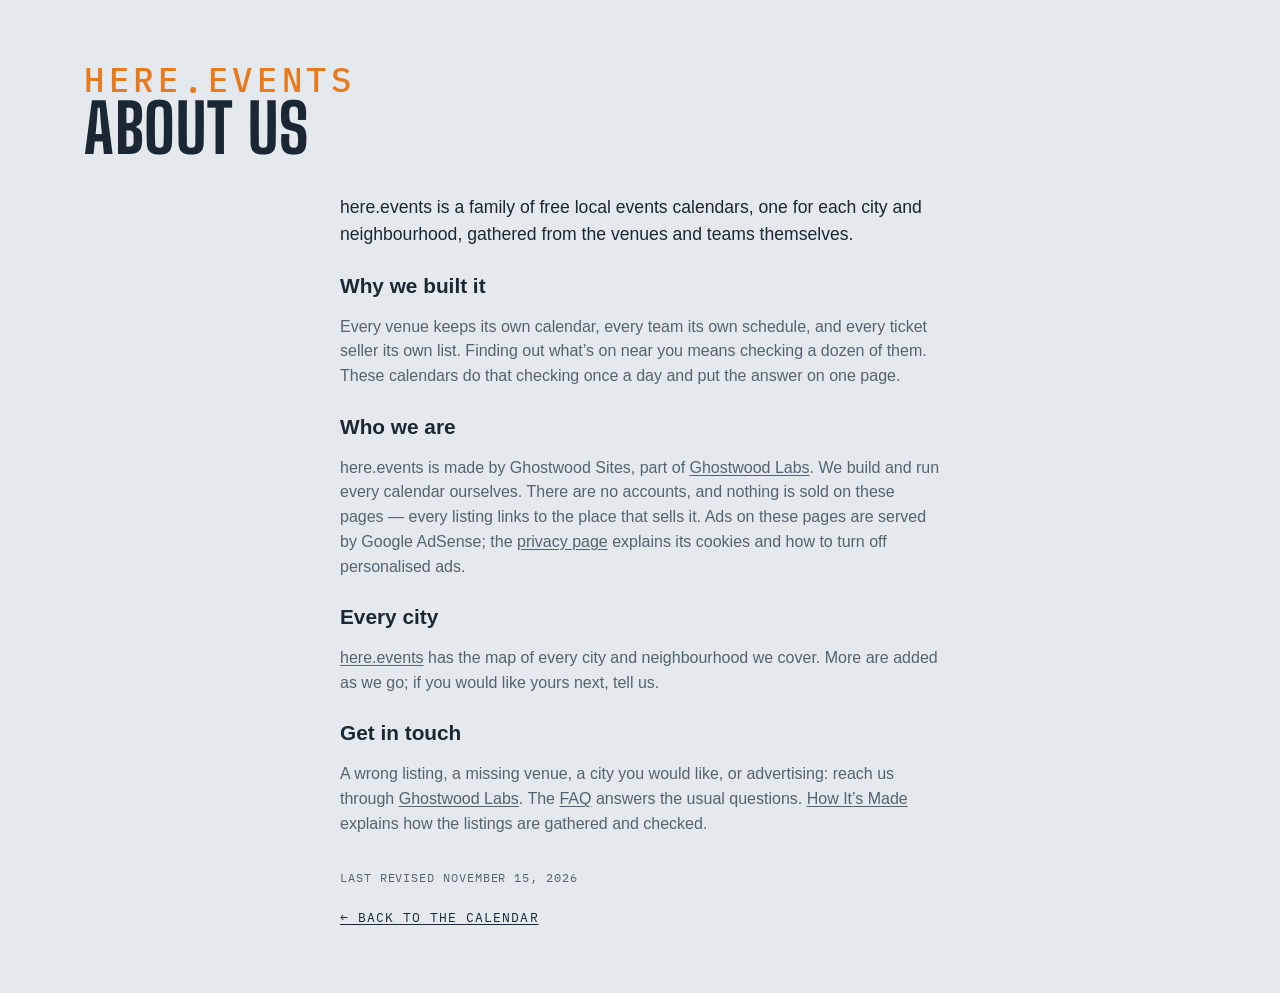
<file: site/about.html>
<!DOCTYPE html>
<html lang="en">
<head>
<meta charset="utf-8">
<meta name="viewport" content="width=device-width, initial-scale=1, viewport-fit=cover">
<meta name="theme-color" media="(prefers-color-scheme: light)" content="#edf1f4">
<meta name="theme-color" media="(prefers-color-scheme: dark)" content="#141a20">
<script>
  try {
    var t = localStorage.getItem('lqa-theme');
    var PHONE = '(max-width: 640px), (pointer: coarse) and (max-height: 500px)';
    if ((t === 'light' || t === 'dark') && !matchMedia(PHONE).matches) document.documentElement.dataset.theme = t;
  } catch (e) { /* no storage — system it is */ }
</script>
<title>About Us — here.events</title>
<meta name="description" content="About here.events: free local events calendars for each city and neighbourhood, gathered from the venues and teams themselves.">
<link rel="canonical" href="https://seattle.here.events/about.html">
<link rel="icon" href="favicon.svg" type="image/svg+xml">
<link rel="preconnect" href="https://fonts.googleapis.com">
<link rel="preconnect" href="https://fonts.gstatic.com" crossorigin>
<link href="https://fonts.googleapis.com/css2?family=Big+Shoulders:opsz,wght@10..72,500;10..72,700&family=IBM+Plex+Mono:wght@400;500&display=swap" rel="stylesheet">
<link rel="stylesheet" href="styles.css?v=__V__">
<script src="city.js?v=__V__"></script>
</head>
<body>

<!-- the Ghostwood Labs mark, drawn once; the masthead and the footer <use> it -->
<svg width="0" height="0" style="position:absolute" aria-hidden="true">
  <symbol id="gw-mark" viewBox="0 0 576 576">
    <g fill="none" stroke="currentColor" stroke-width="24" stroke-linecap="round" stroke-linejoin="round">
      <path d="M300.19 51.03A26 26 0 0 1 275.81 51.03L235.63 29.71A26 26 0 0 0 210.57 30.08L103.63 91.02A26 26 0 0 0 90.5 113.61L90.5 161.4A26 26 0 0 1 77.38 183.98L39.62 205.52A26 26 0 0 0 26.5 228.1L26.5 347.9A26 26 0 0 0 39.62 370.48L77.38 392.02A26 26 0 0 1 90.5 414.6L90.5 462.39A26 26 0 0 0 103.63 484.98L210.57 545.92A26 26 0 0 0 235.63 546.29L275.81 524.97A26 26 0 0 1 300.19 524.97L340.37 546.29A26 26 0 0 0 365.43 545.92L472.37 484.98A26 26 0 0 0 485.5 462.39L485.5 414.6A26 26 0 0 1 498.62 392.02L536.38 370.48A26 26 0 0 0 549.5 347.9L549.5 228.1A26 26 0 0 0 536.38 205.52L498.62 183.98A26 26 0 0 1 485.5 161.4L485.5 113.61A26 26 0 0 0 472.37 91.02L365.43 30.08A26 26 0 0 0 340.37 29.71L300.19 51.03Z"/>
      <path d="M288 57.5L288 177.5"/>
      <path d="M288 518.5L288 403.5"/>
      <path d="M90.5 176.5L144.63 204.58A26 26 0 0 0 169.19 204.26L209.58 181.92A26 26 0 0 0 223 159.17L223 101.5L158.5 137.5"/>
      <path d="M485.5 176.5L431.37 204.58A26 26 0 0 1 406.81 204.26L366.42 181.92A26 26 0 0 1 353 159.17L353 101.5L417.5 137.5"/>
      <path d="M157 211L157 287.5"/>
      <path d="M419 211L419 287.5"/>
      <path d="M90.5 399.5L144.63 371.42A26 26 0 0 1 169.19 371.74L209.58 394.08A26 26 0 0 1 223 416.83L223 474.5L158.5 438.5"/>
      <path d="M485.5 399.5L431.37 371.42A26 26 0 0 0 406.81 371.74L366.42 394.08A26 26 0 0 0 353 416.83L353 474.5L417.5 438.5"/>
      <path d="M26.5 288L92 325.5L92 250.5"/>
      <path d="M549.5 288L484 325.5L484 250.5"/>
    </g>
  </symbol>
</svg>

<!-- About us (Steve, 2026-10-29: "Create an about us section just to the left of FAQ, make it work
     the same"): one shared page for every city, word for word, like the FAQ. Styled by .ad-page. -->
<header class="masthead">
  <div class="masthead-text">
    <p class="eyebrow">here.events</p>
    <h1>About Us</h1>
  </div>
</header>
<main class="ad-page about-page">
  <p class="ad-lead">here.events is a family of free local events calendars, one for each city and neighbourhood, gathered from the venues and teams themselves.</p>

  <h2>Why we built it</h2>
  <p>Every venue keeps its own calendar, every team its own schedule, and every ticket seller its own list. Finding out what’s on near you means checking a dozen of them. These calendars do that checking once a day and put the answer on one page.</p>

  <h2>Who we are</h2>
  <p>here.events is made by Ghostwood Sites, part of <a href="https://ghostwoodlabs.com/" rel="noopener">Ghostwood Labs</a>. We build and run every calendar ourselves. There are no accounts, and nothing is sold on these pages — every listing links to the place that sells it. Ads on these pages are served by Google AdSense; the <a href="https://here.events/privacy/">privacy page</a> explains its cookies and how to turn off personalised ads.</p>

  <h2>Every city</h2>
  <p><a href="https://here.events/">here.events</a> has the map of every city and neighbourhood we cover. More are added as we go; if you would like yours next, tell us.</p>

  <h2>Get in touch</h2>
  <p>A wrong listing, a missing venue, a city you would like, or advertising: reach us through <a href="https://ghostwoodlabs.com/" rel="noopener">Ghostwood Labs</a>. The <a href="faq.html">FAQ</a> answers the usual questions. <a href="how.html">How It’s Made</a> explains how the listings are gathered and checked.</p>

  <p class="ad-revised">Last revised <time datetime="2026-11-15">November 15, 2026</time></p>
  <a class="ad-back" href="./">← Back to the calendar</a>
</main>
</body>
</html>
</file>
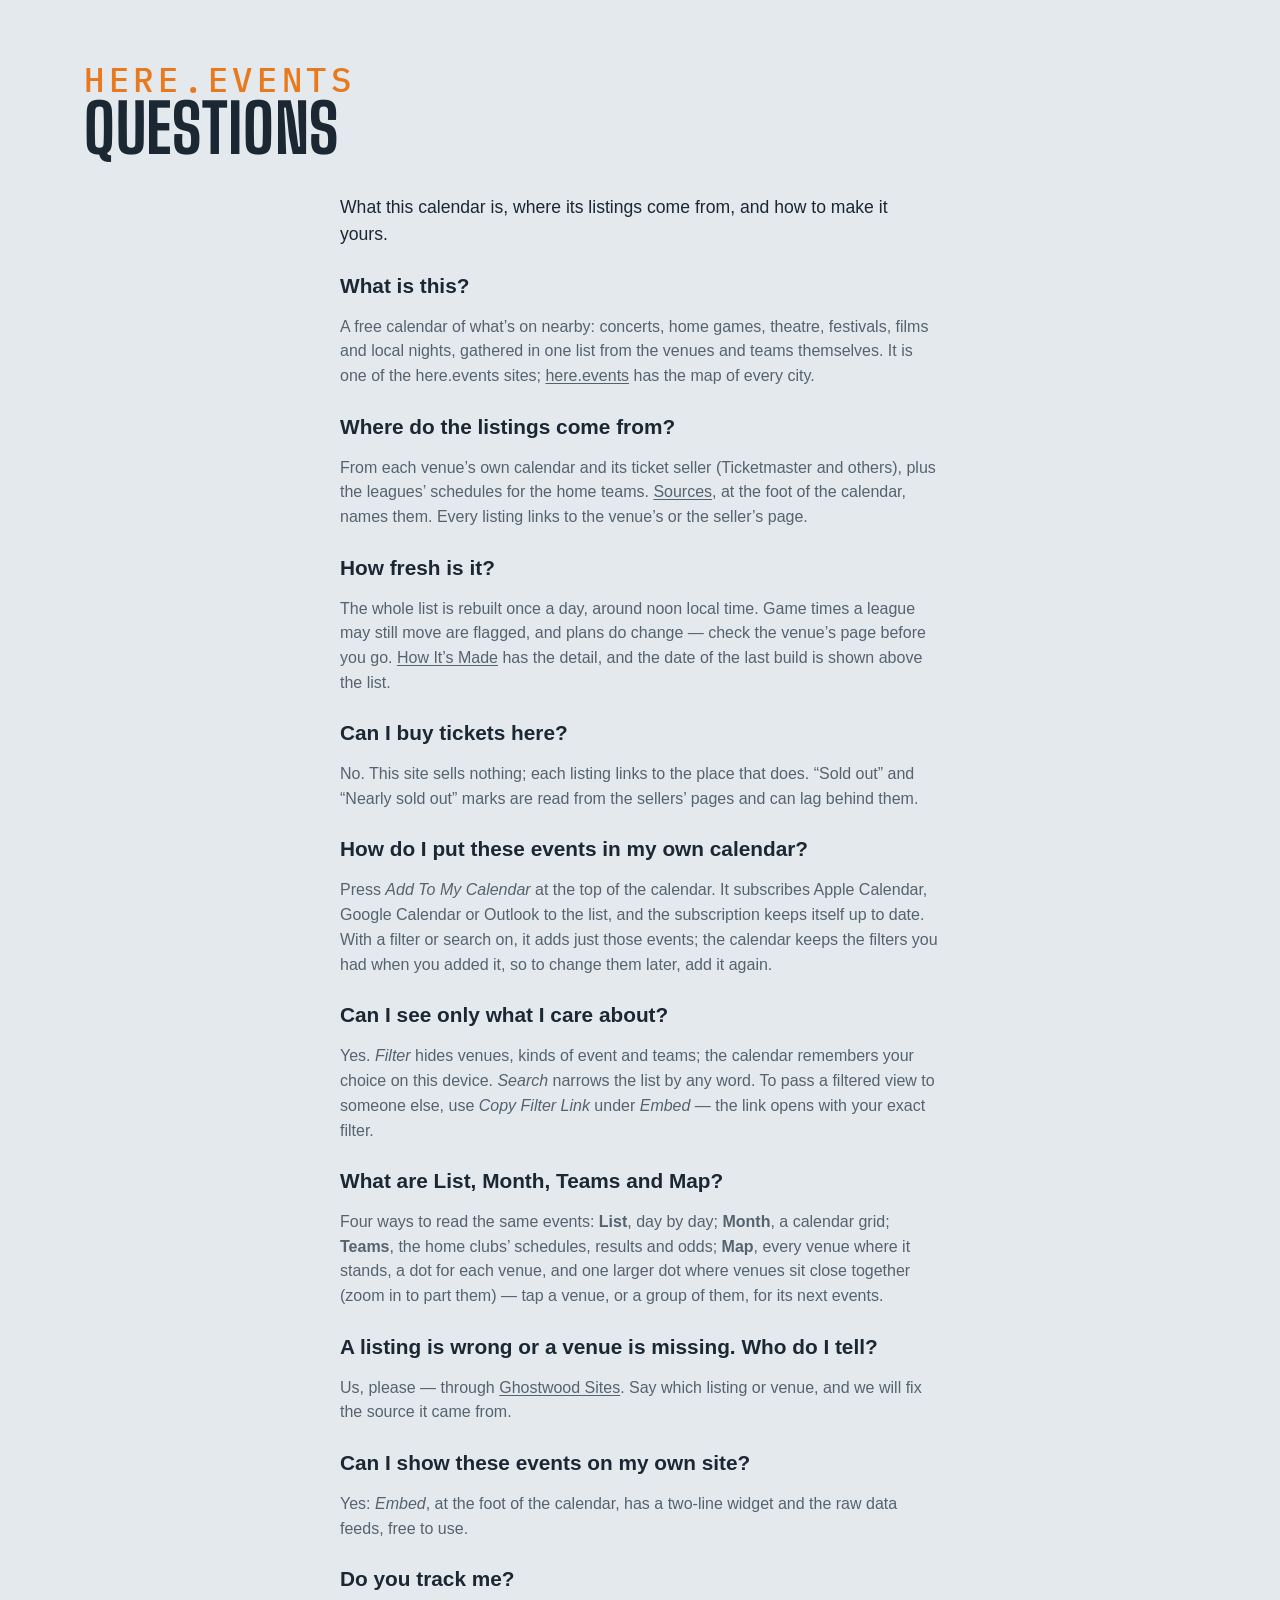
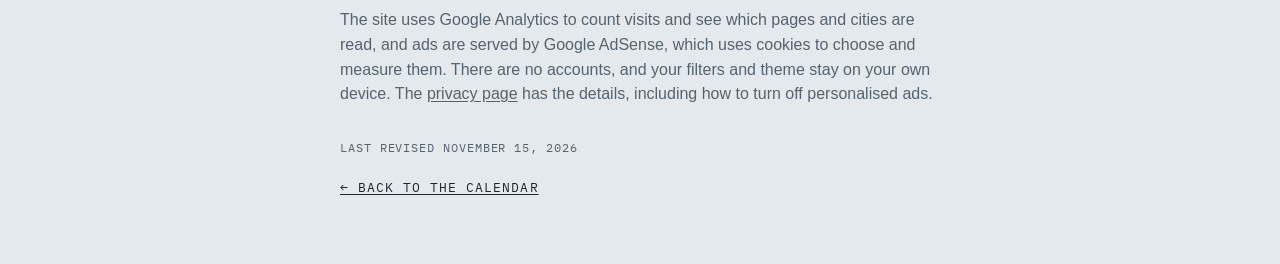
<file: site/faq.html>
<!DOCTYPE html>
<html lang="en">
<head>
<meta charset="utf-8">
<meta name="viewport" content="width=device-width, initial-scale=1, viewport-fit=cover">
<meta name="theme-color" media="(prefers-color-scheme: light)" content="#edf1f4">
<meta name="theme-color" media="(prefers-color-scheme: dark)" content="#141a20">
<script>
  try {
    var t = localStorage.getItem('lqa-theme');
    var PHONE = '(max-width: 640px), (pointer: coarse) and (max-height: 500px)';
    if ((t === 'light' || t === 'dark') && !matchMedia(PHONE).matches) document.documentElement.dataset.theme = t;
  } catch (e) { /* no storage — system it is */ }
</script>
<title>Questions — here.events</title>
<meta name="description" content="Questions about this events calendar: where the listings come from, how fresh they are, and how to put them in your own calendar.">
<link rel="canonical" href="https://seattle.here.events/faq.html">
<link rel="icon" href="favicon.svg" type="image/svg+xml">
<link rel="preconnect" href="https://fonts.googleapis.com">
<link rel="preconnect" href="https://fonts.gstatic.com" crossorigin>
<link href="https://fonts.googleapis.com/css2?family=Big+Shoulders:opsz,wght@10..72,500;10..72,700&family=IBM+Plex+Mono:wght@400;500&display=swap" rel="stylesheet">
<link rel="stylesheet" href="styles.css?v=__V__">
<script src="city.js?v=__V__"></script>
</head>
<body>

<!-- the Ghostwood Labs mark, drawn once; the masthead and the footer <use> it -->
<svg width="0" height="0" style="position:absolute" aria-hidden="true">
  <symbol id="gw-mark" viewBox="0 0 576 576">
    <g fill="none" stroke="currentColor" stroke-width="24" stroke-linecap="round" stroke-linejoin="round">
      <path d="M300.19 51.03A26 26 0 0 1 275.81 51.03L235.63 29.71A26 26 0 0 0 210.57 30.08L103.63 91.02A26 26 0 0 0 90.5 113.61L90.5 161.4A26 26 0 0 1 77.38 183.98L39.62 205.52A26 26 0 0 0 26.5 228.1L26.5 347.9A26 26 0 0 0 39.62 370.48L77.38 392.02A26 26 0 0 1 90.5 414.6L90.5 462.39A26 26 0 0 0 103.63 484.98L210.57 545.92A26 26 0 0 0 235.63 546.29L275.81 524.97A26 26 0 0 1 300.19 524.97L340.37 546.29A26 26 0 0 0 365.43 545.92L472.37 484.98A26 26 0 0 0 485.5 462.39L485.5 414.6A26 26 0 0 1 498.62 392.02L536.38 370.48A26 26 0 0 0 549.5 347.9L549.5 228.1A26 26 0 0 0 536.38 205.52L498.62 183.98A26 26 0 0 1 485.5 161.4L485.5 113.61A26 26 0 0 0 472.37 91.02L365.43 30.08A26 26 0 0 0 340.37 29.71L300.19 51.03Z"/>
      <path d="M288 57.5L288 177.5"/>
      <path d="M288 518.5L288 403.5"/>
      <path d="M90.5 176.5L144.63 204.58A26 26 0 0 0 169.19 204.26L209.58 181.92A26 26 0 0 0 223 159.17L223 101.5L158.5 137.5"/>
      <path d="M485.5 176.5L431.37 204.58A26 26 0 0 1 406.81 204.26L366.42 181.92A26 26 0 0 1 353 159.17L353 101.5L417.5 137.5"/>
      <path d="M157 211L157 287.5"/>
      <path d="M419 211L419 287.5"/>
      <path d="M90.5 399.5L144.63 371.42A26 26 0 0 1 169.19 371.74L209.58 394.08A26 26 0 0 1 223 416.83L223 474.5L158.5 438.5"/>
      <path d="M485.5 399.5L431.37 371.42A26 26 0 0 0 406.81 371.74L366.42 394.08A26 26 0 0 0 353 416.83L353 474.5L417.5 438.5"/>
      <path d="M26.5 288L92 325.5L92 250.5"/>
      <path d="M549.5 288L484 325.5L484 250.5"/>
    </g>
  </symbol>
</svg>

<!-- The FAQ (Steve, 2026-10-28, queued "creating a FAQ page"): one shared page for
     every city, word for word, "here.events" over the heading on every site (Steve,
     2026-10-29: "FAQ doesn't need the city/neighboorhood"). Styled by .ad-page in styles.css, like Advertise. -->
<header class="masthead">
  <div class="masthead-text">
    <p class="eyebrow">here.events</p>
    <h1>Questions</h1>
  </div>
</header>
<main class="ad-page faq-page">
  <p class="ad-lead">What this calendar is, where its listings come from, and how to make it yours.</p>

  <h2>What is this?</h2>
  <p>A free calendar of what’s on nearby: concerts, home games, theatre, festivals, films and local nights, gathered in one list from the venues and teams themselves. It is one of the here.events sites; <a href="https://here.events/">here.events</a> has the map of every city.</p>

  <h2>Where do the listings come from?</h2>
  <p>From each venue’s own calendar and its ticket seller (Ticketmaster and others), plus the leagues’ schedules for the home teams. <a href="sources.html">Sources</a>, at the foot of the calendar, names them. Every listing links to the venue’s or the seller’s page.</p>

  <h2>How fresh is it?</h2>
  <p>The whole list is rebuilt once a day, around noon local time. Game times a league may still move are flagged, and plans do change — check the venue’s page before you go. <a href="how.html">How It’s Made</a> has the detail, and the date of the last build is shown above the list.</p>

  <h2>Can I buy tickets here?</h2>
  <p>No. This site sells nothing; each listing links to the place that does. “Sold out” and “Nearly sold out” marks are read from the sellers’ pages and can lag behind them.</p>

  <h2>How do I put these events in my own calendar?</h2>
  <p>Press <em>Add To My Calendar</em> at the top of the calendar. It subscribes Apple Calendar, Google Calendar or Outlook to the list, and the subscription keeps itself up to date. With a filter or search on, it adds just those events; the calendar keeps the filters you had when you added it, so to change them later, add it again.</p>

  <h2>Can I see only what I care about?</h2>
  <p>Yes. <em>Filter</em> hides venues, kinds of event and teams; the calendar remembers your choice on this device. <em>Search</em> narrows the list by any word. To pass a filtered view to someone else, use <em>Copy Filter Link</em> under <em>Embed</em> — the link opens with your exact filter.</p>

  <h2>What are List, Month, Teams and Map?</h2>
  <p>Four ways to read the same events: <strong>List</strong>, day by day; <strong>Month</strong>, a calendar grid; <strong>Teams</strong>, the home clubs’ schedules, results and odds; <strong>Map</strong>, every venue where it stands, a dot for each venue, and one larger dot where venues sit close together (zoom in to part them) — tap a venue, or a group of them, for its next events.</p>

  <h2>A listing is wrong or a venue is missing. Who do I tell?</h2>
  <p>Us, please — through <a href="https://ghostwoodlabs.com/" rel="noopener">Ghostwood Sites</a>. Say which listing or venue, and we will fix the source it came from.</p>

  <h2>Can I show these events on my own site?</h2>
  <p>Yes: <em>Embed</em>, at the foot of the calendar, has a two-line widget and the raw data feeds, free to use.</p>

  <h2>Do you track me?</h2>
  <p>The site uses Google Analytics to count visits and see which pages and cities are read, and ads are served by Google AdSense, which uses cookies to choose and measure them. There are no accounts, and your filters and theme stay on your own device. The <a href="https://here.events/privacy/">privacy page</a> has the details, including how to turn off personalised ads.</p>

  <p class="ad-revised">Last revised <time datetime="2026-11-15">November 15, 2026</time></p>
  <a class="ad-back" href="./">← Back to the calendar</a>
</main>
</body>
</html>
</file>
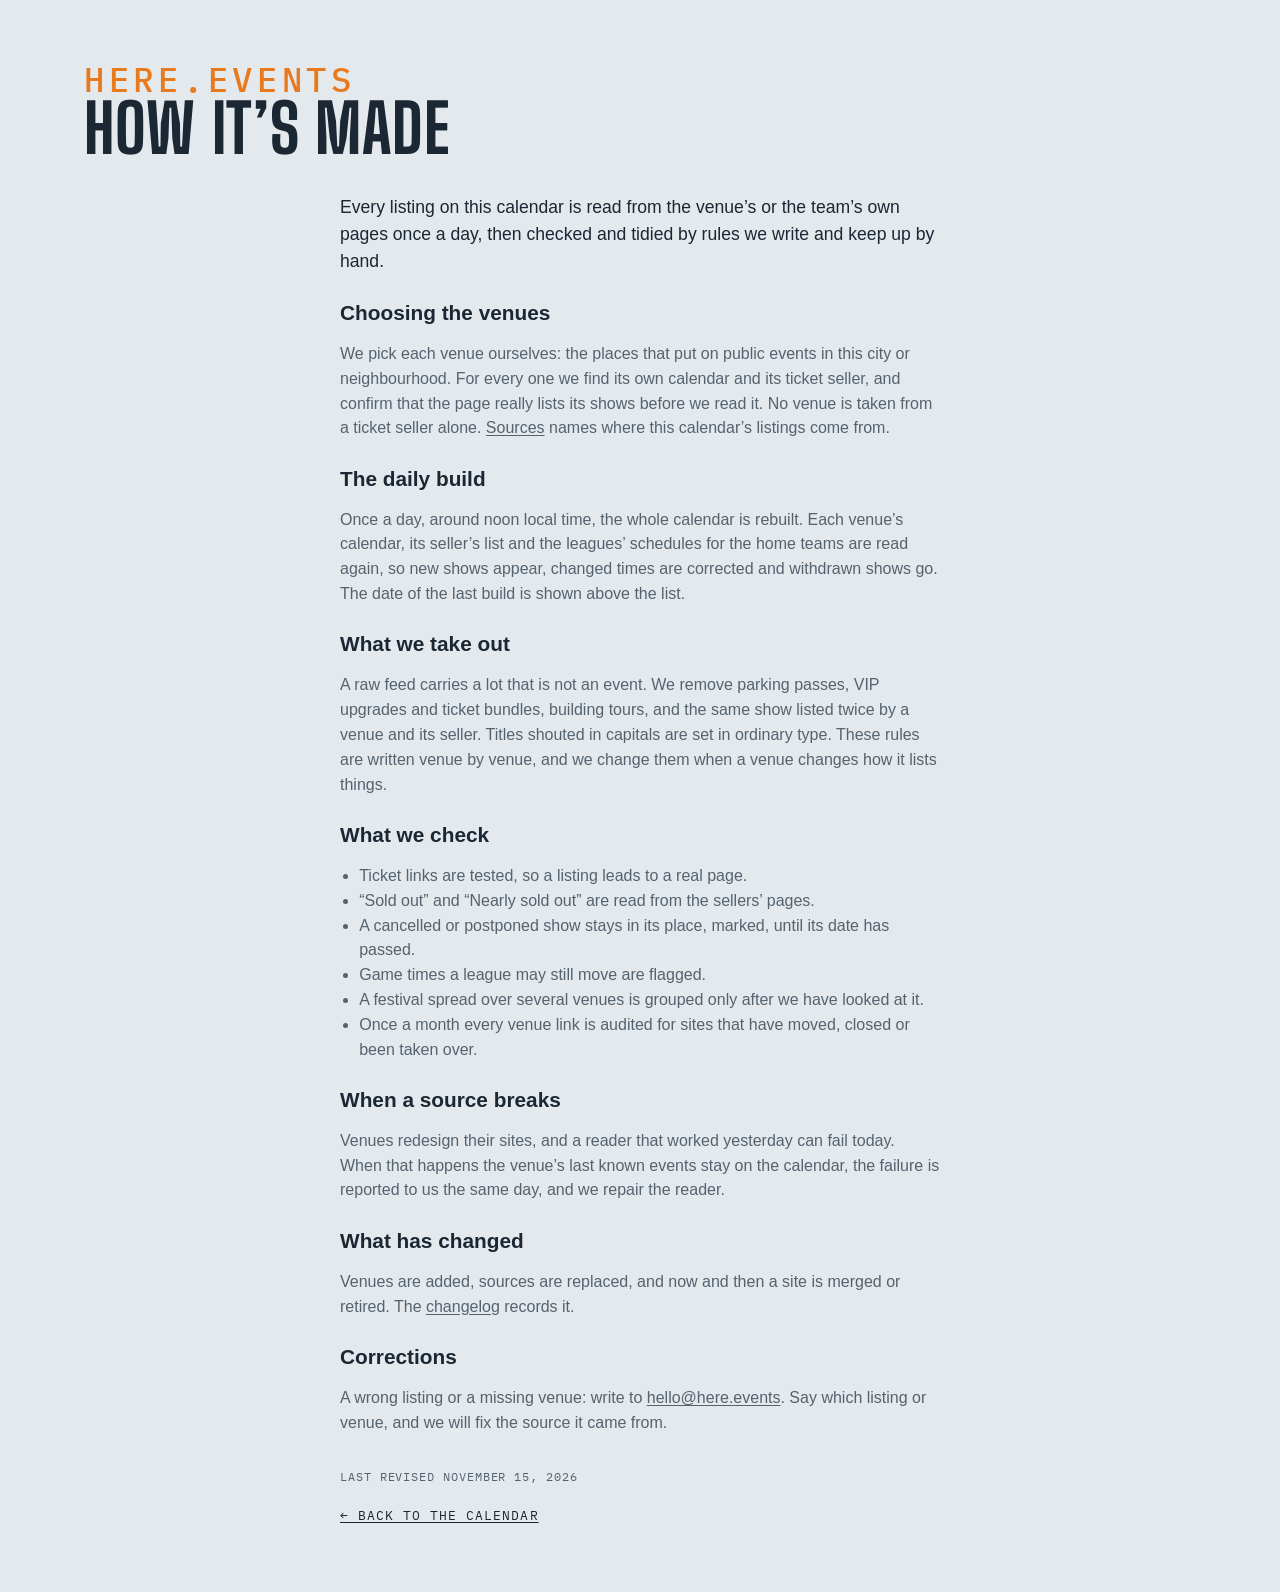
<file: site/how.html>
<!DOCTYPE html>
<html lang="en">
<head>
<meta charset="utf-8">
<meta name="viewport" content="width=device-width, initial-scale=1, viewport-fit=cover">
<meta name="theme-color" media="(prefers-color-scheme: light)" content="#edf1f4">
<meta name="theme-color" media="(prefers-color-scheme: dark)" content="#141a20">
<script>
  try {
    var t = localStorage.getItem('lqa-theme');
    var PHONE = '(max-width: 640px), (pointer: coarse) and (max-height: 500px)';
    if ((t === 'light' || t === 'dark') && !matchMedia(PHONE).matches) document.documentElement.dataset.theme = t;
  } catch (e) {}
</script>
<title>How This Calendar Is Made — here.events</title>
<meta name="description" content="How the here.events calendars are made: which venues are chosen, what is read each day, what is taken out by hand, and what is checked before a listing is published.">
<link rel="canonical" href="https://seattle.here.events/how.html">
<link rel="icon" href="favicon.svg" type="image/svg+xml">
<link rel="preconnect" href="https://fonts.googleapis.com">
<link rel="preconnect" href="https://fonts.gstatic.com" crossorigin>
<link href="https://fonts.googleapis.com/css2?family=Big+Shoulders:opsz,wght@10..72,500;10..72,700&family=IBM+Plex+Mono:wght@400;500&display=swap" rel="stylesheet">
<link rel="stylesheet" href="styles.css?v=__V__">
<script src="city.js?v=__V__"></script>
</head>
<body>

<svg width="0" height="0" style="position:absolute" aria-hidden="true">
  <symbol id="gw-mark" viewBox="0 0 576 576">
    <g fill="none" stroke="currentColor" stroke-width="24" stroke-linecap="round" stroke-linejoin="round">
      <path d="M300.19 51.03A26 26 0 0 1 275.81 51.03L235.63 29.71A26 26 0 0 0 210.57 30.08L103.63 91.02A26 26 0 0 0 90.5 113.61L90.5 161.4A26 26 0 0 1 77.38 183.98L39.62 205.52A26 26 0 0 0 26.5 228.1L26.5 347.9A26 26 0 0 0 39.62 370.48L77.38 392.02A26 26 0 0 1 90.5 414.6L90.5 462.39A26 26 0 0 0 103.63 484.98L210.57 545.92A26 26 0 0 0 235.63 546.29L275.81 524.97A26 26 0 0 1 300.19 524.97L340.37 546.29A26 26 0 0 0 365.43 545.92L472.37 484.98A26 26 0 0 0 485.5 462.39L485.5 414.6A26 26 0 0 1 498.62 392.02L536.38 370.48A26 26 0 0 0 549.5 347.9L549.5 228.1A26 26 0 0 0 536.38 205.52L498.62 183.98A26 26 0 0 1 485.5 161.4L485.5 113.61A26 26 0 0 0 472.37 91.02L365.43 30.08A26 26 0 0 0 340.37 29.71L300.19 51.03Z"/>
      <path d="M288 57.5L288 177.5"/>
      <path d="M288 518.5L288 403.5"/>
      <path d="M90.5 176.5L144.63 204.58A26 26 0 0 0 169.19 204.26L209.58 181.92A26 26 0 0 0 223 159.17L223 101.5L158.5 137.5"/>
      <path d="M485.5 176.5L431.37 204.58A26 26 0 0 1 406.81 204.26L366.42 181.92A26 26 0 0 1 353 159.17L353 101.5L417.5 137.5"/>
      <path d="M157 211L157 287.5"/>
      <path d="M419 211L419 287.5"/>
      <path d="M90.5 399.5L144.63 371.42A26 26 0 0 1 169.19 371.74L209.58 394.08A26 26 0 0 1 223 416.83L223 474.5L158.5 438.5"/>
      <path d="M485.5 399.5L431.37 371.42A26 26 0 0 0 406.81 371.74L366.42 394.08A26 26 0 0 0 353 416.83L353 474.5L417.5 438.5"/>
      <path d="M26.5 288L92 325.5L92 250.5"/>
      <path d="M549.5 288L484 325.5L484 250.5"/>
    </g>
  </symbol>
</svg>

<header class="masthead">
  <div class="masthead-text">
    <p class="eyebrow">here.events</p>
    <h1>How It’s Made</h1>
  </div>
</header>
<main class="ad-page how-page">
  <p class="ad-lead">Every listing on this calendar is read from the venue’s or the team’s own pages once a day, then checked and tidied by rules we write and keep up by hand.</p>

  <h2>Choosing the venues</h2>
  <p>We pick each venue ourselves: the places that put on public events in this city or neighbourhood. For every one we find its own calendar and its ticket seller, and confirm that the page really lists its shows before we read it. No venue is taken from a ticket seller alone. <a href="sources.html">Sources</a> names where this calendar’s listings come from.</p>

  <h2>The daily build</h2>
  <p>Once a day, around noon local time, the whole calendar is rebuilt. Each venue’s calendar, its seller’s list and the leagues’ schedules for the home teams are read again, so new shows appear, changed times are corrected and withdrawn shows go. The date of the last build is shown above the list.</p>

  <h2>What we take out</h2>
  <p>A raw feed carries a lot that is not an event. We remove parking passes, VIP upgrades and ticket bundles, building tours, and the same show listed twice by a venue and its seller. Titles shouted in capitals are set in ordinary type. These rules are written venue by venue, and we change them when a venue changes how it lists things.</p>

  <h2>What we check</h2>
  <ul>
    <li>Ticket links are tested, so a listing leads to a real page.</li>
    <li>“Sold out” and “Nearly sold out” are read from the sellers’ pages.</li>
    <li>A cancelled or postponed show stays in its place, marked, until its date has passed.</li>
    <li>Game times a league may still move are flagged.</li>
    <li>A festival spread over several venues is grouped only after we have looked at it.</li>
    <li>Once a month every venue link is audited for sites that have moved, closed or been taken over.</li>
  </ul>

  <h2>When a source breaks</h2>
  <p>Venues redesign their sites, and a reader that worked yesterday can fail today. When that happens the venue’s last known events stay on the calendar, the failure is reported to us the same day, and we repair the reader.</p>

  <h2>What has changed</h2>
  <p>Venues are added, sources are replaced, and now and then a site is merged or retired. The <a href="https://here.events/changelog/">changelog</a> records it.</p>

  <h2>Corrections</h2>
  <p>A wrong listing or a missing venue: write to <a href="mailto:hello@here.events">hello@here.events</a>. Say which listing or venue, and we will fix the source it came from.</p>

  <p class="ad-revised">Last revised <time datetime="2026-11-15">November 15, 2026</time></p>
  <a class="ad-back" href="./">← Back to the calendar</a>
</main>
</body>
</html>
</file>
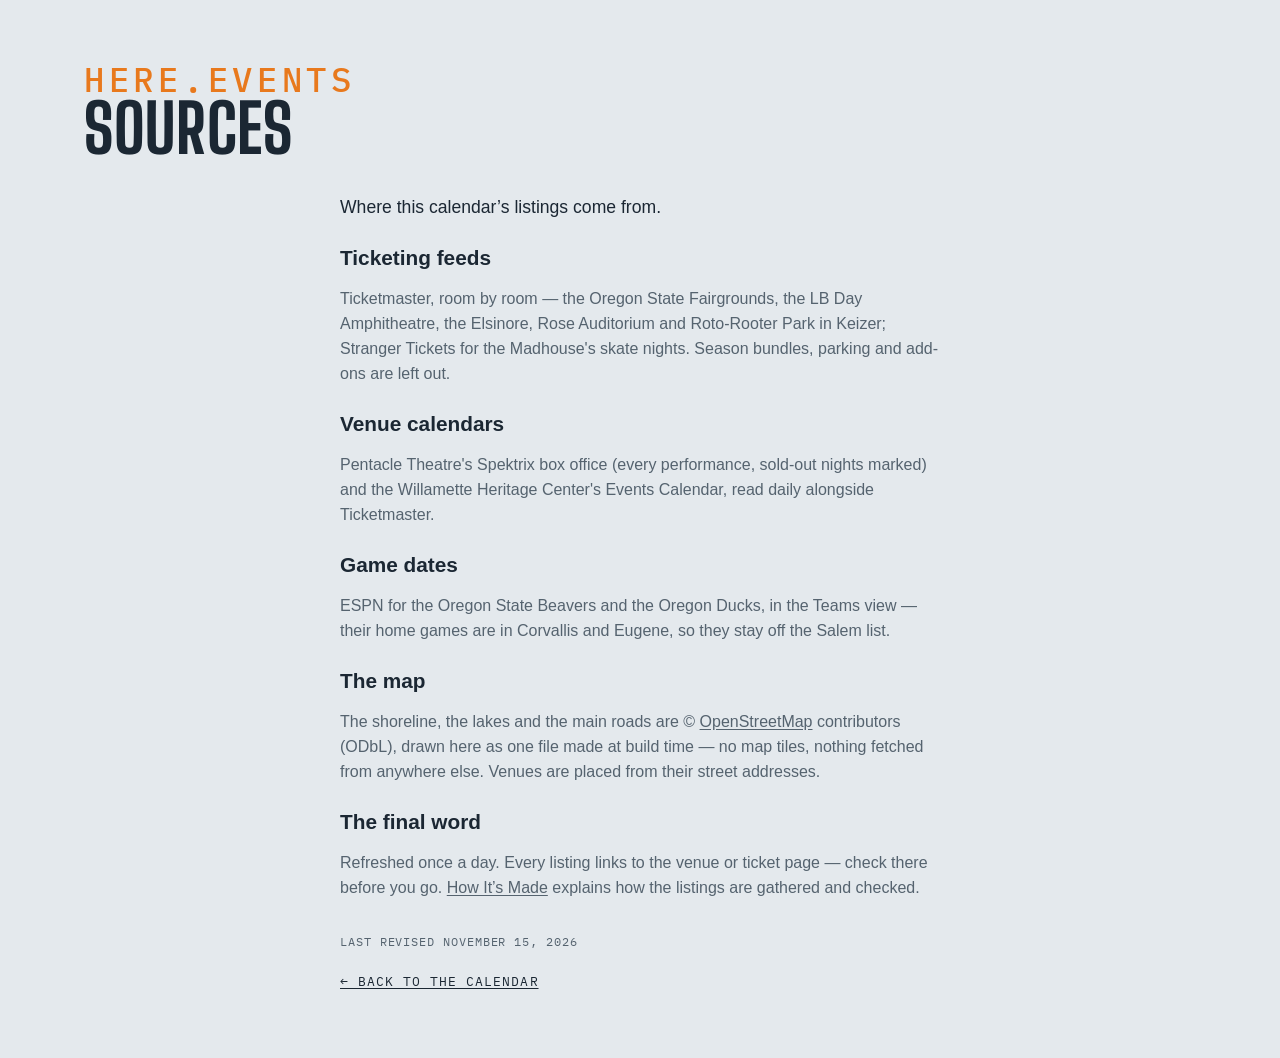
<file: site/sources.html>
<!DOCTYPE html>
<html lang="en">
<head>
<meta charset="utf-8">
<meta name="viewport" content="width=device-width, initial-scale=1, viewport-fit=cover">
<meta name="theme-color" media="(prefers-color-scheme: light)" content="#edf1f4">
<meta name="theme-color" media="(prefers-color-scheme: dark)" content="#141a20">
<script>
  try {
    var t = localStorage.getItem('lqa-theme');
    var PHONE = '(max-width: 640px), (pointer: coarse) and (max-height: 500px)';
    if ((t === 'light' || t === 'dark') && !matchMedia(PHONE).matches) document.documentElement.dataset.theme = t;
  } catch (e) { /* no storage — system it is */ }
</script>
<title>Sources — here.events</title>
<meta name="description" content="Where this events calendar’s listings come from: the ticket sellers, the venues’ own calendars and the leagues’ schedules.">
<link rel="icon" href="favicon.svg" type="image/svg+xml">
<link rel="preconnect" href="https://fonts.googleapis.com">
<link rel="preconnect" href="https://fonts.gstatic.com" crossorigin>
<link href="https://fonts.googleapis.com/css2?family=Big+Shoulders:opsz,wght@10..72,500;10..72,700&family=IBM+Plex+Mono:wght@400;500&display=swap" rel="stylesheet">
<link rel="stylesheet" href="styles.css?v=__V__">
<script src="city.js?v=__V__"></script>
</head>
<body>

<!-- the Ghostwood Labs mark, drawn once; the masthead and the footer <use> it -->
<svg width="0" height="0" style="position:absolute" aria-hidden="true">
  <symbol id="gw-mark" viewBox="0 0 576 576">
    <g fill="none" stroke="currentColor" stroke-width="24" stroke-linecap="round" stroke-linejoin="round">
      <path d="M300.19 51.03A26 26 0 0 1 275.81 51.03L235.63 29.71A26 26 0 0 0 210.57 30.08L103.63 91.02A26 26 0 0 0 90.5 113.61L90.5 161.4A26 26 0 0 1 77.38 183.98L39.62 205.52A26 26 0 0 0 26.5 228.1L26.5 347.9A26 26 0 0 0 39.62 370.48L77.38 392.02A26 26 0 0 1 90.5 414.6L90.5 462.39A26 26 0 0 0 103.63 484.98L210.57 545.92A26 26 0 0 0 235.63 546.29L275.81 524.97A26 26 0 0 1 300.19 524.97L340.37 546.29A26 26 0 0 0 365.43 545.92L472.37 484.98A26 26 0 0 0 485.5 462.39L485.5 414.6A26 26 0 0 1 498.62 392.02L536.38 370.48A26 26 0 0 0 549.5 347.9L549.5 228.1A26 26 0 0 0 536.38 205.52L498.62 183.98A26 26 0 0 1 485.5 161.4L485.5 113.61A26 26 0 0 0 472.37 91.02L365.43 30.08A26 26 0 0 0 340.37 29.71L300.19 51.03Z"/>
      <path d="M288 57.5L288 177.5"/>
      <path d="M288 518.5L288 403.5"/>
      <path d="M90.5 176.5L144.63 204.58A26 26 0 0 0 169.19 204.26L209.58 181.92A26 26 0 0 0 223 159.17L223 101.5L158.5 137.5"/>
      <path d="M485.5 176.5L431.37 204.58A26 26 0 0 1 406.81 204.26L366.42 181.92A26 26 0 0 1 353 159.17L353 101.5L417.5 137.5"/>
      <path d="M157 211L157 287.5"/>
      <path d="M419 211L419 287.5"/>
      <path d="M90.5 399.5L144.63 371.42A26 26 0 0 1 169.19 371.74L209.58 394.08A26 26 0 0 1 223 416.83L223 474.5L158.5 438.5"/>
      <path d="M485.5 399.5L431.37 371.42A26 26 0 0 0 406.81 371.74L366.42 394.08A26 26 0 0 0 353 416.83L353 474.5L417.5 438.5"/>
      <path d="M26.5 288L92 325.5L92 250.5"/>
      <path d="M549.5 288L484 325.5L484 250.5"/>
    </g>
  </symbol>
</svg>

<!-- The sources (Steve, 2026-10-29: "make it work like FAQ"): moved here from the footer's
     floating panel. "here.events" over the heading like the FAQ, but the text below is this
     city's own — each city keeps its own sources.html. Styled by .ad-page in styles.css. -->
<header class="masthead">
  <div class="masthead-text">
    <p class="eyebrow">here.events</p>
    <h1>Sources</h1>
  </div>
</header>
<main class="ad-page sources-page">
  <p class="ad-lead">Where this calendar’s listings come from.</p>

  <h2>Ticketing feeds</h2>
  <p>Ticketmaster, room by room — the Oregon State Fairgrounds, the LB Day Amphitheatre, the Elsinore, Rose Auditorium and Roto-Rooter Park in Keizer; Stranger Tickets for the Madhouse's skate nights. Season bundles, parking and add-ons are left out.</p>

  <h2>Venue calendars</h2>
  <p>Pentacle Theatre's Spektrix box office (every performance, sold-out nights marked) and the Willamette Heritage Center's Events Calendar, read daily alongside Ticketmaster.</p>

  <h2>Game dates</h2>
  <p>ESPN for the Oregon State Beavers and the Oregon Ducks, in the Teams view — their home games are in Corvallis and Eugene, so they stay off the Salem list.</p>

  <h2>The map</h2>
  <p>The shoreline, the lakes and the main roads are © <a href="https://www.openstreetmap.org/copyright" target="_blank" rel="noopener">OpenStreetMap</a> contributors (ODbL), drawn here as one file made at build time — no map tiles, nothing fetched from anywhere else. Venues are placed from their street addresses.</p>

  <h2>The final word</h2>
  <p>Refreshed once a day. Every listing links to the venue or ticket page — check there before you go. <a href="how.html">How It’s Made</a> explains how the listings are gathered and checked.</p>

  <p class="ad-revised">Last revised <time datetime="2026-11-15">November 15, 2026</time></p>
  <a class="ad-back" href="./">← Back to the calendar</a>
</main>
</body>
</html>
</file>
<file: site/styles.css>
/* Lower Queen Anne Events — overcast-sky palette, marquee display type. */

:root {
  --sky: #e4e9ed;        /* overcast paper (a step down from #edf1f4, Steve 2026-10-12: "a little less glaring") */
  --mist: #f7f9fb;       /* card surface (was pure white) */
  --ink: #1b2733;        /* Puget ink */
  --ink-soft: #55636f;
  --ink-bright: #1b2733; /* the logo: pure white in the dark palette, ink here */
  --line: #c3ccd4;
  --gold: #e8791d;       /* Space Needle "Galaxy Gold" */
  --gold-soft: #fbe9d8;
  /* Color coding is muted (a step back from the pure primaries) and each
     group keeps to its own family so a dot or stripe reads as what it is:
     venues are cool (blue → violet → teal), event types are warm (yellow →
     orange → red → pink). */
  /* venue hues (chips, grid ticks, agenda tags): a sweep from teal through
     blue and violet to magenta, neighbors alternating light and dark */
  /* all three families sit a step back from the pure primaries: the same
     hues, less glare, so the stripes and ticks read after the titles */
  --v-fairgrounds: #9f8e2d; --v-lbday: #4f9f2d; --v-elsinore: #9f2d2d; --v-rose: #2d709f;
  --v-pentacle: #2d9f6e; --v-madhouse: #4d2d9f; --v-rotorooter: #9f2d90; --v-heritage: #9f5c2d;
  --venue-text: 72%;     /* how much of the venue hue the card's venue label keeps (light mode) */
  --tint: 26%;           /* the venue wash behind a series card (light mode; 13% in the dark palette) */
  --row-a: #f3f6f8; --row-b: #d6dde3; /* the list's rows alternate light and dark grey; only a series keeps its venue's hue (Steve, 2026-10-20) */
  /* event-type hues (calendar ticks, agenda right edge): concerts salmon and
     arts crimson keep clear of the brand orange; movies slate = "quiet" */
  --t-concert: #d9664f;
  --t-sports: #d4b106;
  --t-arts: #b8303f;
  --t-movie: #7a8a99;
  --t-community: #d63f9c;
  --t-expo: #2a9d8f;      /* conventions & expos: turquoise, the one hue the types didn't use */
  --t-bar: #c28a12;       /* bar nights: amber, an ale between the sports yellow and concert salmon */
  --alert: #e02b26;       /* cancelled / postponed notes: plain bright red */
  --barh-base: 3.4rem;   /* the pinned filter bar's height (chips 2.25rem + padding) */
  --titleh: 1.7rem;      /* the bar's title line (1.2rem + .5rem gap), added while scrolled */
  --barh: var(--barh-base); /* what the sticky things below the bar offset by */
  --rule: color-mix(in srgb, var(--line), var(--ink-soft)); /* list dividers: a step brighter than --line */
  /* the scorebug (the live game block, .tf-bug): a light panel in this theme, the broadcast's charcoal in the dark one (Steve, 2026-10-12: the charcoal panel on the light card looked bad) */
  --bug-bg: #f9fafb; --bug-frame: #c9d2da; --bug-ink: #1b2733; --bug-soft: #55636f; --bug-dim: #7c8894; --bug-rowline: #d5dce3; --bug-off: #b3bcc5; --bug-muted: #6b7784; --bug-score-bg: #ffffff; --bug-shadow: rgba(15, 25, 35, .10); --bug-redzone: #c8261f;
  --bug-bw: 1px; --frame: var(--line); --frame-w: 1px; /* the game block's frame and the bug's rules: hairlines in the card's line colour here, the 2px broadcast frame in the dark theme (Steve, 2026-10-12: "soften … the borders in general") */
  --cell-mix: 22%; --cell-ink: var(--ink); --cell-bar: 4px; --cell-shadow: none; /* the bug's team cells: a wash of the club colour with a bar of it at the left and ink type, instead of the solid cell ("soften the colors here") */
  --tick-mix: var(--ink); --tick-pct: 65%; /* the refresh countdown ring: the club's colour mixed toward ink here, toward white on the dark ground (the mix itself is written in the .tf-refresh rule: a token holding var(--team-2) would resolve here on :root, where no club colour exists, and come out empty) */
  --dot: color-mix(in srgb, var(--ink-soft) 40%, transparent); /* the dotted underline under the watch strip's links */
  --display: "Big Shoulders", "Arial Narrow", sans-serif;
  --body: -apple-system, BlinkMacSystemFont, "Segoe UI", "Helvetica Neue", sans-serif;
  --mono: "IBM Plex Mono", ui-monospace, Menlo, monospace;
}
/* Dark palette. Applies when the system prefers dark and the visitor hasn't
   picked Light, or whenever they've picked Dark (the toggle sets
   data-theme on <html>; "system" leaves it unset). The two blocks must
   stay identical — CSS has no way to give one ruleset two unrelated
   conditions. */
@media (prefers-color-scheme: dark) {
  :root:not([data-theme="light"]) {
    color-scheme: dark;
    --sky: #141a20; --mist: #1d252e; --ink: #e8edf1; --ink-soft: #9aa7b2; --ink-bright: #ffffff;
    --line: #333f4a; --gold: #f08a33; --gold-soft: #3a2a1a;
    --v-fairgrounds: #eadb86; --v-lbday: #a4ea86; --v-elsinore: #ea8686; --v-rose: #86c0ea;
    --v-pentacle: #86eabe; --v-madhouse: #a286ea; --v-rotorooter: #ea86dc; --v-heritage: #eaaf86;
    --venue-text: 100%; --tint: 13%;
    --row-a: #1e252c; --row-b: #2c343c;
    --t-concert: #f0806a; --t-sports: #f2d21b; --t-arts: #d63a4f;
    --t-movie: #8b9db0; --t-community: #e660a8; --t-expo: #4fd1c5; --t-bar: #e3ad3c; --alert: #ff4b3e;
    --bug-bg: #2b2d30; --bug-frame: #c9cdd2; --bug-ink: #f4f4f4; --bug-soft: #d5d8dc; --bug-dim: #b9bec4; --bug-rowline: #5c6167; --bug-off: #6a6d72; --bug-muted: #4a4f56; --bug-score-bg: #fafafa; --bug-shadow: rgba(0, 0, 0, .35); --bug-redzone: #ff7b7b;
  --bug-bw: 2px; --frame: var(--ink-soft); --frame-w: 2px; --cell-mix: 100%; --cell-ink: #fff; --cell-bar: 0px; --cell-shadow: 0 1px 2px rgba(0, 0, 0, .5);
    --bug-bw: 2px; --frame: var(--ink-soft); --frame-w: 2px; --cell-mix: 100%; --cell-ink: #fff; --cell-bar: 0px; --cell-shadow: 0 1px 2px rgba(0, 0, 0, .5);
    --tick-mix: white; --tick-pct: 45%;
    --dot: color-mix(in srgb, var(--ink-soft) 60%, transparent);
  }
}
:root[data-theme="dark"] {
  color-scheme: dark;
  --sky: #141a20; --mist: #1d252e; --ink: #e8edf1; --ink-soft: #9aa7b2; --ink-bright: #ffffff;
  --line: #333f4a; --gold: #f08a33; --gold-soft: #3a2a1a;
  --v-fairgrounds: #eadb86; --v-lbday: #a4ea86; --v-elsinore: #ea8686; --v-rose: #86c0ea;
  --v-pentacle: #86eabe; --v-madhouse: #a286ea; --v-rotorooter: #ea86dc; --v-heritage: #eaaf86;
  --venue-text: 100%; --tint: 13%;
  --row-a: #1e252c; --row-b: #2c343c;
  --t-concert: #f0806a; --t-sports: #f2d21b; --t-arts: #d63a4f;
  --t-movie: #8b9db0; --t-community: #e660a8; --t-expo: #4fd1c5; --t-bar: #e3ad3c; --alert: #ff4b3e;
  --bug-bg: #2b2d30; --bug-frame: #c9cdd2; --bug-ink: #f4f4f4; --bug-soft: #d5d8dc; --bug-dim: #b9bec4; --bug-rowline: #5c6167; --bug-off: #6a6d72; --bug-muted: #4a4f56; --bug-score-bg: #fafafa; --bug-shadow: rgba(0, 0, 0, .35); --bug-redzone: #ff7b7b;
  --tick-mix: white; --tick-pct: 45%;
  --dot: color-mix(in srgb, var(--ink-soft) 60%, transparent);
}
:root[data-theme="light"] { color-scheme: light; }

* { box-sizing: border-box; }
html { scroll-behavior: smooth; overflow-x: clip; } /* clip: the footer bleeds to the viewport edges */
@media (prefers-reduced-motion: reduce) { html { scroll-behavior: auto; } }
/* the page is 62rem wide, and steps wider on big screens so event names
   get a single line: the calendar column is fixed, so all of the extra
   width goes to the cards (the footer line follows) */
:root { --pagew: 62rem; }
@media (min-width: 1180px) { :root { --pagew: 72rem; } }
@media (min-width: 1360px) { :root { --pagew: 80rem; } }
body {
  /* no bottom padding: the sticky footer is the page's last thing, and any
     padding here would show as a blank band under it once the list is short.
     A column flex at least a viewport tall, so a short page (the Teams view
     with one team) still puts the footer at the bottom edge */
  display: flex; flex-direction: column; min-height: 100vh; min-height: 100dvh;
  margin: 0 auto; padding: 0 1.25rem; max-width: var(--pagew);
  background: var(--sky); color: var(--ink);
  font: 16px/1.55 var(--body);
}
/* flex items refuse to shrink below their content's minimum width, so one
   unwrappable line (a TV listing, the compact bar's title) would push a whole
   section past a phone's edge; let them shrink like blocks */
body > * { min-width: 0; }
a { color: inherit; text-underline-offset: 2px; }
:focus-visible { outline: 2px solid var(--ink-soft); outline-offset: 2px; }

/* ---- masthead ---- */
.masthead {
  display: flex; flex-wrap: wrap; gap: 1.5rem; align-items: flex-end;
  justify-content: space-between; padding: 2.5rem 0 1rem;
}
.eyebrow {
  font-family: var(--mono); font-size: .8rem; letter-spacing: .12em;
  text-transform: uppercase; color: var(--gold); margin: 0 0 .3rem;
}
h1 {
  font-family: var(--display); font-weight: 700; font-size: clamp(2.6rem, 7vw, 4.2rem);
  line-height: .92; text-transform: uppercase; letter-spacing: .01em; margin: 0;
}
.masthead-text { min-width: 0; max-width: 100%; } /* a flex item would grow to its widest line and push past a phone's edge */
/* "More Cities" (See All until 2026-10-13, Other Places until 2026-10-18): the pill before the theme pill, to the same map (Steve, 2026-10-12); in the pinned bar the chip's text folds away and the map glyph stays */
/* Add To My Calendar: the first of the masthead's tools (Steve, 2026-10-26, "should move here" — beside More Cities; in the bar from 2026-09-16 until then), sized like the More Cities pill beside it */
.masthead-tools #subscribeBtn { order: 3; display: inline-flex; align-items: center; gap: .45rem; min-height: calc(1.7rem + 8px); padding: 0 .95em; }
.masthead-tools #subscribeBtn svg { width: 1rem; height: 1rem; flex: none; }
.masthead-tools #subscribeBtn:hover { border-color: var(--ink-soft); }
.bar-title .masthead-tools #subscribeBtn { min-height: 1.7rem; padding: 0 .5em; } /* icon-only in the title line, like the pill (the label rule is .bar-title .masthead-tools .chip span) */
.masthead-tools .see-all { order: 4; display: inline-flex; align-items: center; gap: .45rem; min-height: calc(1.7rem + 8px); padding: 0 .95em; text-decoration: none; }
.masthead-tools .see-all svg { width: 1rem; height: 1rem; fill: none; stroke: currentColor; stroke-width: 1.6; stroke-linejoin: round; stroke-linecap: round; }
.masthead-tools .see-all:hover { border-color: var(--ink-soft); }
.bar-title .masthead-tools .see-all { min-height: 1.7rem; padding: 0 .5em; }
/* the mark and the name as one thing: the mark stretches to the text's
   height (eyebrow + title) and keeps square, in the footer mark's white */
.masthead { --mast-title: clamp(2.6rem, 7vw, 4.2rem); } /* the title's size; the eyebrow and the mark are cut from it */
.masthead h1 { font-size: var(--mast-title); }
/* the picture (Steve, 2026-09-21: line art, the Needle's crown the focus):
   the top of the Space Needle from the Highsmith aerial, traced to single
   smooth lines at build (a gradient-magnitude pass over the photo, see the
   memory note), a 4.5:1 window from the spire tip to the Queen Anne treeline
   with the Needle centred and the Cascades ridge behind
   (design/lqa-masthead-lines-gen.py). The
   drawing is a luminance mask (masthead-lines.png, white = line) over a box
   of ink, so the lines are the palette's own ink in either theme. A band
   behind the masthead, the Needle toward the right, dissolving into the page
   on every side — no hard edge where the art stops (Steve, 2026-09-21) */
.masthead { min-height: 11rem; overflow: hidden; isolation: isolate; } /* a slim band (Steve, 2026-09-20: minimal) */
.masthead-photo { /* the drawing fills the gap between the name and the theme pill (Steve, 2026-10-05: "in all the modes try to make it fill this space"): a flex item between them, as tall as the band (the negative margins reach over the band's padding) */
  order: 1; flex: 1 1 0; align-self: stretch; min-width: 0; z-index: -1;
  margin: -2.5rem 0 -1rem; pointer-events: none;
  background: #fff; opacity: .9; /* white lines on the dark palette, black on the light one (Steve: "white and black with antialiasing") */
  -webkit-mask-image: url(masthead-lines.png), linear-gradient(to right, transparent 0%, #000 10%, #000 92%, transparent 100%), linear-gradient(to bottom, #000 0%, #000 58%, transparent 100%);
  mask-image: url(masthead-lines.png), linear-gradient(to right, transparent 0%, #000 10%, #000 92%, transparent 100%), linear-gradient(to bottom, #000 0%, #000 58%, transparent 100%);
  -webkit-mask-size: auto 100%, 100% 100%, 100% 100%; mask-size: auto 100%, 100% 100%, 100% 100%; /* the drawing at the band's height, however wide the gap: the Needle stays whole, the ridge beside it shows as far as the gap allows */
  -webkit-mask-position: 50% 0%, 0 0, 0 0; mask-position: 50% 0%, 0 0, 0 0; /* the Needle is at the drawing's centre, so its spire is the centre of the gap at every width (Steve, 2026-10-05: "make the center the top of the needle") */
  -webkit-mask-repeat: no-repeat; mask-repeat: no-repeat;
  mask-mode: luminance, alpha, alpha;
  -webkit-mask-composite: source-in; mask-composite: intersect;
}
.masthead-tools { order: 2; }
:root[data-theme="light"] .masthead-photo { background: #000; opacity: .7; }
@media (prefers-color-scheme: light) { :root:not([data-theme="dark"]) .masthead-photo { background: #000; opacity: .7; } }
.masthead-text { position: relative; }
.masthead .eyebrow { font-size: calc(var(--mast-title) * .5); font-weight: 500; letter-spacing: .14em; margin-bottom: .1rem; line-height: 1; } /* "Seattle": half the title's size (Steve, 2026-09-16: twice the quarter it was), a shade bolder */
/* the masthead's tools (Steve, 2026-09-14): Add To My Calendar (back here
   2026-10-26), the More Cities pill and the theme pill at the masthead's
   right end — the bar below keeps its room for the switch, filters, search,
   the clubs and the season calendar chip */
.masthead { position: relative; }
.masthead-tools { display: flex; align-items: center; gap: .6rem; flex: none; margin-left: auto; }
.sub { color: var(--ink-soft); max-width: 34rem; margin: .8rem 0 0; }

.updated { /* the "Updated …" stamp: an eyebrow line under the title, spaced like the one above it */
  margin: .3rem 0 0; min-height: 1em;
}
/* Solid-ink pill with the page background as its text — a dark pill in
   light mode, a light one in dark — softened on hover (the event sheet's
   Tickets button). */
.btn-cal {
  display: inline-flex; align-items: center; gap: .55em; margin: auto 0;
  font: 600 1rem/1 var(--body); color: var(--sky); background: var(--ink);
  border: 0; border-radius: 999px; padding: .85em 1.4em .85em 1.15em; cursor: pointer;
  transition: background .15s, color .15s;
}
.btn-cal svg { width: 1.15em; height: 1.15em; flex: none; }
.btn-cal:hover { background: var(--ink-soft); color: var(--sky); }
/* the subscribe pop: app.js placeSubscribePop fixes it under the masthead's
   Add To My Calendar button (right edges aligned); these are the fallback
   position and the look */
.pop {
  position: absolute; right: 0; top: calc(100% + 1.1rem); z-index: 10;
  width: min(18rem, 100%); background: var(--mist); border: 1px solid var(--line);
  border-radius: 8px; padding: 1rem 1.1rem; box-shadow: 0 8px 28px rgba(15, 25, 35, .18);
  font-size: .92rem;
}
.pop p { margin: 0 0 .6rem; }
.pop > :last-child { margin-bottom: 0; }
/* everything in the pop sits on one centre line: the checkbox row, the
   three named calendar tiles, the QR / Copy Link chips, then the note */
.pop-tiles { display: grid; grid-template-columns: repeat(3, 4.6rem); justify-content: center; gap: .6rem; margin: 0 0 .7rem; }
.pop-tools { display: flex; justify-content: center; gap: .5rem; margin: 0 0 .9rem; }
.pop-tools .chip { display: inline-flex; align-items: center; gap: .4rem; text-decoration: none; padding: .45em .85em; }
.pop-tools .chip svg { width: 1rem; height: 1rem; flex: none; color: var(--gold); }
.pop-tools .chip:hover { border-color: var(--ink-soft); }
/* Copy Link: a check replaces the icon for a moment after copying */
.pop-tools .chip.is-done svg { display: none; }
.pop-tools .chip.is-done::before { content: "✓"; font-weight: 700; line-height: 1; }
.qr-panel { text-align: center; margin-bottom: .6rem; }
#qrImg {
  display: inline-block; width: 170px; height: 170px;
  background: #fff; padding: 6px; border-radius: 8px;
}
#qrImg svg { display: block; width: 100%; height: 100%; }
/* a tile: the service's icon over its name */
.tile {
  display: grid; justify-items: center; gap: .4rem;
  padding: .6rem .3rem .5rem; border: 1px solid var(--line); border-radius: 10px;
  background: var(--sky); text-decoration: none; color: var(--ink-soft);
}
.tile-logo { width: 2.4rem; height: 2.4rem; border-radius: 8px; object-fit: contain; }
.tile span { font-family: var(--mono); font-size: .62rem; text-transform: uppercase; letter-spacing: .08em; line-height: 1; }
.tile:hover { border-color: var(--ink-soft); color: var(--ink); }
/* ---- filter bar: one row of matching chips ---- */
/* Funnel (filters), Reset, Copy link, Add To Calendar, then the theme toggle
   at the right end. position: relative makes the bar the box the subscribe
   pop hangs from. */
.filterbar {
  display: flex; flex-wrap: nowrap; gap: .6rem; align-items: center;
  margin: .75rem 0 0; position: relative;
}
.filterbar > * { flex-shrink: 0; }
.filterbar .chip {
  display: inline-flex; align-items: center; gap: .45rem; min-height: 2.25rem;
  position: relative; /* for the visually-hidden labels in .is-tight */
}
.filterbar .chip svg { width: 1rem; height: 1rem; flex: none; }
.filterbar .chip:not(:disabled):hover { border-color: var(--ink-soft); }
/* the funnel's chevron is the panel's open/closed indicator. Its outline is
   deliberately the same whether or not a filter is active — Reset lighting
   up is the "something's filtered" signal. */
/* The bar can't wrap. When its content wouldn't fit — app.js measures and
   sets .is-tight — the view switch's words go (see .view-toggle); the labeled
   Add To My Calendar chip that used to shed its label here left the bar for
   the masthead 2026-10-26. */
/* the Teams chip is a switch: solid while its view is on show */
/* the view switch: list | month | home teams, a three-stop pill like the theme's (same rules, .view-toggle) */
.view-toggle[data-active="month"] .theme-knob { left: calc(3px + var(--tt)); }
.view-toggle[data-active="teams"] .theme-knob { left: calc(3px + 2 * var(--tt)); }
.view-toggle button[aria-checked="true"] { color: var(--sky); }
/* while the Teams view is up the agenda's own controls step aside — the
   filters, search, the Today floater, Add To Calendar and the phone's calendar chip */
html.teams-open .search-wrap,
html.teams-open .cal-toggle { display: none; } /* Add To Calendar stays: in Teams mode it offers the club's season feed */
html.teams-open #calToday { display: none; }
.cal-side:not(.is-float) .cal { margin-bottom: 1.6rem; } /* room for the TODAY tab below the docked card */
/* the search box: a chip that takes typing, a magnifier at its right end and
   no placeholder; it gives up width first when the row gets tight */
.filterbar .search-wrap { position: relative; display: flex; flex: 1 1 10rem; min-width: 10rem; max-width: none; } /* the whole of the row's slack (Steve, 2026-10-24, "span the full width"; capped at 28rem from 2026-09-15 until then) */ /* takes whatever room the row has left, never less than a word's worth: the chips drop their labels first (is-tight) */
#searchBox {
  width: 100%; font: 500 .85rem/1 var(--body); color: var(--ink); background: var(--mist);
  border: 1px solid var(--line); border-radius: 999px; padding: .5em 2.4em .5em .95em; min-height: 2.25rem;
  -webkit-appearance: none; appearance: none;
}
#searchBox::-webkit-search-cancel-button { margin-right: .2em; }
/* hover and focus both just brighten the edge — no orange ring on a text box */
#searchBox:hover { border-color: var(--ink-soft); }
#searchBox:focus, #searchBox:focus-visible { outline: none; border-color: var(--ink); }
.search-wrap svg {
  position: absolute; right: .85rem; top: 50%; width: 1rem; height: 1rem;
  transform: translateY(-50%); color: var(--ink-soft); pointer-events: none;
}
/* Right end of the bar, left to right: the calendar chip (narrow layouts
   only), then the season calendar chip (DOM order keeps the chips together;
   flex order places them); the search box grows to fill the gap before them.
   Add To My Calendar was the bar's last chip from 2026-09-16 to 2026-10-26. */
#calToggle { order: 2; }
#viewToggle { order: -1; } /* the view switch leads the bar in either mode (Steve, 2026-09-14) */
/* light / dark: a two-stop pill at the bar's right end, the ink knob
   sliding under the stop in effect (the system's side until a click) */
.theme-toggle {
  position: relative; display: inline-flex; order: 5;
  padding: 3px; border: 1px solid var(--line); border-radius: 999px; background: var(--mist);
}
.theme-toggle { --tt: 2rem; cursor: pointer; } /* stop width — wider on phones for the tap target; the rim and the knob are click targets too (a press anywhere steps the pill) */
.theme-toggle button {
  position: relative; z-index: 1; width: var(--tt); height: 1.7rem; cursor: pointer;
  background: none; border: 0; padding: 0; color: var(--ink-soft); border-radius: 999px;
  display: grid; place-items: center;
}
.theme-toggle button svg { width: 1rem; height: 1rem; }
.theme-toggle button[aria-checked="true"] { color: var(--sky); } /* still a click target: any stop flips */
.theme-toggle button:not([aria-checked="true"]):hover { color: var(--ink); }
.theme-knob {
  position: absolute; top: 3px; left: 3px; width: var(--tt); height: calc(100% - 6px);
  border-radius: 999px; background: var(--ink); transition: left .18s; /* ink knob, page-colored icon — like a checked box */
}
.theme-toggle[data-active="dark"] .theme-knob { left: calc(3px + var(--tt)); }
.theme-toggle[data-active="system"] .theme-knob { left: calc(3px + 2 * var(--tt)); }
@media (prefers-reduced-motion: reduce) { .theme-knob { transition: none; } }
/* the view stops carry their words — List · Month · Teams — while the bar has room (Steve, 2026-10-24,
   "span the full width … display text for the icons if there is space"; Kona first, every city the same day):
   is-tight (app.js fitFilterBar / fitTeamStrip) drops them back to icons, and the ink knob is measured under
   the lit stop by app.js placeKnob (--knob-x/--knob-w), whatever its width. After the .theme-toggle rules so
   width: auto wins. */
.view-toggle button { width: auto; min-width: var(--tt); padding: 0 .7rem 0 .55rem; gap: .4rem; display: inline-flex; align-items: center; justify-content: center; }
.view-toggle .vt-label { font: 500 .8rem/1 var(--body); letter-spacing: .01em; white-space: nowrap; }
.filterbar.is-tight .view-toggle button { padding: 0; width: var(--tt); }
.filterbar.is-tight .vt-label { display: none; }
.view-toggle[data-active] .theme-knob { left: var(--knob-x, 3px); width: var(--knob-w, var(--tt)); transition: left .18s, width .18s; }
@media (prefers-reduced-motion: reduce) { .view-toggle[data-active] .theme-knob { transition: none; } }
/* the Filter button rides at the end of the view pill, past a hairline, in every mode (Steve, 2026-10-24,
   "for all sites, and modes combine these"): icon + word like the stops, the word going with is-tight; while
   the panel is open it wears the ink like a knob of its own. It is not a stop: the knob never moves to it. */
.view-toggle .vt-filter { width: auto; min-width: var(--tt); padding: 0 .7rem 0 .55rem; } /* a stop like the others — no divider (Steve, 2026-10-24: "vert lines should be consistent") */
.filterbar.is-tight .view-toggle .vt-filter { width: auto; padding: 0 .35rem 0 .4rem; }
.view-toggle .vt-filter[aria-expanded="true"], .view-toggle .vt-filter[aria-expanded="true"]:hover { background: var(--ink); color: var(--sky); border-radius: 999px; }
/* the bar stays pinned at the top while the list scrolls (--barh is its
   height — the month dividers and the calendar strip stick just below it);
   the panel floats open under it, over the content, which stays put */
.filter-area {
  position: sticky; top: 0; z-index: 30; background: var(--sky);
  padding: .55rem 0 .6rem; margin-top: .2rem;
}
.filter-area .filterbar { margin: 0; }
/* the pinned bar's title: one slim line above the chips in the masthead's
   face, shown once the masthead itself has scrolled off; --titleh is what
   it adds to the bar, and html.is-scrolled adds that to --barh */
.bar-title { /* one size for all three parts */
  display: flex; align-items: baseline; gap: .9rem; white-space: nowrap;
  font-family: var(--display); font-weight: 700; font-size: 1.1rem; line-height: 1.2rem;
  text-transform: uppercase; letter-spacing: .02em; margin: 0 0 .5rem;
}
.bar-title[hidden] { display: none; } /* an author display beats the UA [hidden] rule */
.eyebrow[hidden], .bar-eyebrow[hidden] { display: none; } /* an empty eyebrow (a city with no neighbourhood) takes no room */
.bar-name { min-width: 0; overflow: hidden; text-overflow: ellipsis; } /* the title gives way first */
.bar-eyebrow { /* "Seattle" and "Updated …" in the masthead's eyebrow face */
  flex: none; font-family: var(--mono); font-weight: 400; letter-spacing: .08em; color: var(--gold);
}
#barUpdated { display: none; } /* the stamp is the footer's alone (Steve, 2026-09-16) */
html.is-scrolled { --titleh: 2.2rem; --barh: calc(var(--barh-base) + var(--titleh)); } /* the title line carries the masthead's tools while scrolled (app.js markStuck moves them): 1.7rem chips + the .5rem gap */
/* the tools in the title line: icon-only chips a size down, the theme pill scaled to match, at the line's right end (the pop still hangs from the bar below) */
.bar-title .masthead-tools { align-self: center; margin-left: auto; gap: .4rem; }
.bar-title .masthead-tools .chip { min-height: 1.7rem; padding: .2em .5em; }
.bar-title .masthead-tools .chip span { position: absolute; width: 1px; height: 1px; overflow: hidden; clip: rect(0 0 0 0); white-space: nowrap; }
.bar-title .masthead-tools .chip svg { width: 1rem; height: 1rem; }
.bar-title .theme-toggle { zoom: .8; }
.filter-panel {
  position: absolute; left: 0; right: 0; top: calc(100% + .5rem); z-index: 20;
  background: var(--mist); border: 1px solid var(--line);
  border-radius: 10px; padding: 1rem 1.1rem;
  box-shadow: 0 12px 36px rgba(0, 0, 0, .3);
  max-height: calc(100vh - 8rem); max-height: calc(100dvh - 8rem); overflow-y: auto;
}
/* Kayak-style panel: columns of checkbox rows, Select all | Clear all links
   per group, an "only" link on hover, and an event count on the right. */
/* the groups sit in columns with a rule between them (a rule above, on
   phones, where they stack) */
.fp-cols { display: grid; grid-template-columns: repeat(auto-fit, minmax(18rem, 1fr)); gap: 1.25rem 0; } /* wide enough that no name wraps; tablets get two columns */
.fp-group { padding: 0 1.25rem; min-width: 0; } /* columns share the width evenly; a long name clips with an ellipsis rather than pushing the next column out of the panel (2026-10-18, the neighbourhood rows) */
.fp-group:first-child { padding-left: 0; }
.fp-group:last-child { padding-right: 0; }
.fp-group + .fp-group { border-left: 1px solid var(--line); }
@media (max-width: 640px) {
  .fp-group { padding: 0; }
  .fp-group + .fp-group { border-left: 0; border-top: 1px solid var(--line); padding-top: 1.1rem; }
}
/* top row: preset chips (the lit one matches the current state) with the
   Sold Out and Holidays switches pushed to the right. They are switches, not
   allow boxes like the rows below (one narrows the list, one adds days), so
   they wear a pill-and-knob face instead of the tick box */
.fp-switch { position: relative; display: flex; align-items: center; gap: .5rem; cursor: pointer; }
.fp-switch input { position: absolute; opacity: 0; width: 1px; height: 1px; }
.sw {
  flex: none; width: 2rem; height: 1.15rem; position: relative;
  border: 1.5px solid var(--ink-soft); border-radius: 1rem; background: var(--mist);
  transition: background .15s, border-color .15s;
}
.sw::after {
  content: ""; position: absolute; top: .1rem; left: .1rem; width: .75rem; height: .75rem;
  border-radius: 50%; background: var(--ink-soft); transition: transform .15s, background .15s;
}
.fp-switch input:checked + .sw { background: var(--ink); border-color: var(--ink); }
.fp-switch input:checked + .sw::after { transform: translateX(.85rem); background: var(--mist); }
.fp-switch:hover .sw { border-color: var(--ink); }
.fp-switch input:focus-visible + .sw { outline: 2px solid var(--ink-soft); outline-offset: 2px; }
.fp-top { display: flex; align-items: center; gap: 1rem; padding: 0 1.25rem; margin: 0 0 1.1rem; }
/* one row that scrolls sideways at every width, never wraps (Steve,
   2026-09-22); a right-edge fade (.is-more-right, app.js presetEdge) says
   more chips sit beyond the edge and lifts once scrolled to the end */
.fp-presets { display: flex; flex-wrap: nowrap; align-items: center; gap: .4rem; flex: 1; min-width: 0; overflow-x: auto; scrollbar-width: none; padding: 2px 0; scroll-padding: 0 1rem; }
.fp-presets::-webkit-scrollbar { display: none; }
.fp-preset.is-busy { opacity: .6; cursor: progress; }
.fp-presets.is-more-right { -webkit-mask-image: linear-gradient(to right, #000 calc(100% - 2.6rem), transparent); mask-image: linear-gradient(to right, #000 calc(100% - 2.6rem), transparent); }
.fp-preset { flex: none; }
.fp-soldout { margin-left: auto; white-space: nowrap; flex: none; }
.fp-holidays { white-space: nowrap; flex: none; }
.fp-preset { font-size: .8rem; padding: .4em .85em; min-height: 2rem; }
.fp-preset:hover { border-color: var(--ink-soft); }
.fp-preset.is-on { background: var(--ink); color: var(--sky); border-color: var(--ink); }
/* the panel's foot: Apply, pinned to the bottom edge while the panel scrolls (2026-11-05) */
.fp-foot { position: sticky; bottom: -1rem; z-index: 1; display: flex; justify-content: flex-end; margin: 1.1rem -1.1rem -1rem; padding: .7rem 1.1rem; background: var(--mist); border-top: 1px solid var(--line); }
.fp-foot .fp-apply { font-size: .9rem; font-weight: 600; padding: .45em 1.6em; min-height: 2.25rem; background: var(--ink); color: var(--sky); border-color: var(--ink); }
.fp-foot .fp-apply:hover { background: color-mix(in srgb, var(--ink) 85%, var(--sky)); }
.fp-group h3 {
  white-space: nowrap; /* never wraps (Steve, 2026-09-22) */
  font-family: var(--mono); font-size: .68rem; text-transform: uppercase;
  letter-spacing: .1em; color: var(--ink); margin: 0 0 .35rem; font-weight: 700; /* bold, ink (Steve, 2026-09-22) */
  display: flex; align-items: baseline; gap: .6rem;
}
/* All · None at the heading's right end: plain words in the heading's own face, not chips */
.fp-allnone { margin-left: auto; display: inline-flex; align-items: baseline; gap: .35rem; font-weight: 500; color: var(--ink-soft); } /* the links stay quiet next to the bold title */
.fp-allnone i { font-style: normal; opacity: .6; }
.fp-set { font: inherit; letter-spacing: inherit; text-transform: inherit; color: var(--ink-soft); background: none; border: 0; padding: 0; cursor: pointer; text-decoration: underline; text-decoration-color: color-mix(in srgb, var(--ink-soft) 50%, transparent); text-underline-offset: 2px; }
.fp-set:hover { color: var(--ink); text-decoration-color: currentColor; }
.fp-list { display: flex; flex-direction: column; }
.fp-list + h3 { margin-top: 1rem; } /* a second group stacked in the same column */
.fp-list[hidden] + h3 { margin-top: 0; } /* a group folded away leaves the next heading level with the other columns' */
.fp-row { display: flex; align-items: center; gap: .5rem; padding: .3rem .35rem; border-radius: 6px; }
.fp-row:hover { background: var(--sky); }
.fp-check { position: relative; display: flex; align-items: center; gap: .6rem; cursor: pointer; min-width: 0; }
/* the Show | Hide pair at the row's end (Steve, 2026-09-22, third pass):
   two small words joined into one pill. Neither lit = no preference; the
   lit one is ink. Hide lit strikes the row's name */
.fp-seg { flex: none; display: inline-flex; margin-left: auto; border: 1.5px solid var(--line); border-radius: 999px; background: var(--mist); overflow: hidden; }
.fp-seg-b {
  font: inherit; font-size: .68rem; line-height: 1; letter-spacing: .02em; color: var(--ink-soft);
  background: none; border: 0; padding: .28rem .55rem; margin: 0; cursor: pointer;
}
.fp-seg-b + .fp-seg-b { border-left: 1.5px solid var(--line); }
.fp-seg-b:hover { color: var(--ink); background: color-mix(in srgb, var(--ink) 8%, transparent); }
.fp-seg-b[aria-pressed="true"] { color: var(--mist); background: var(--ink); }
.fp-seg-b:focus-visible { outline: 2px solid var(--ink-soft); outline-offset: 2px; }
.fp-check:hover .fp-name { color: var(--ink); }
.fp-name { font-size: .88rem; display: flex; align-items: center; gap: .45rem; white-space: nowrap; min-width: 0; }
.fp-name > * { overflow: hidden; text-overflow: ellipsis; } /* never wraps; a too-narrow column clips with an ellipsis */
.fp-name a { text-decoration-color: var(--line); }
.fp-name a:hover { text-decoration-color: var(--ink-soft); }
.fp-row:has(.fp-seg[data-mode="ex"]) .fp-name { opacity: .55; } /* a hidden row reads dimmed — the colour change alone, no strike-through (Steve, 2026-10-05) */
/* a city-wide site folds its column by neighbourhood (seattle-events, 2026-10-18): the neighbourhood's row carries a chevron that
   opens the rooms under it, indented behind a hairline; its Show | Hide pair works every room at once */
.fp-hood .fp-name { font-weight: 600; }
.fp-fold { flex: none; width: 1.15rem; height: 1.15rem; display: inline-flex; align-items: center; justify-content: center; border: 0; border-radius: 4px; background: none; padding: 0; margin: 0 -.1rem 0 -.2rem; color: var(--ink-soft); cursor: pointer; }
.fp-fold:hover { color: var(--ink); background: color-mix(in srgb, var(--ink) 8%, transparent); }
.fp-fold svg { width: .72rem; height: .72rem; transition: transform .15s; }
.fp-fold[aria-expanded="true"] svg { transform: rotate(90deg); }
.fp-sub { display: flex; flex-direction: column; margin: 0 0 .25rem 1rem; padding-left: .3rem; border-left: 1px solid var(--line); }
.fp-sub[hidden] { display: none; }
.fp-tail .fp-name { color: var(--ink-soft); font-style: italic; } /* the "More rooms" row at a group's foot: the rooms the usual view hides, folded (2026-10-18) */
.fp-tail:has(.fp-seg[data-mode="ex"]) .fp-name { opacity: 1; } /* it is usually all-Hide; dimming it too would make it vanish */
/* three groups — the two venue lists (Lower Queen Anne the wider), Teams
   (Steve, 2026-09-20; Capacity rows dropped 2026-09-22) */
@media (min-width: 641px) and (max-width: 899px) { .fp-tree .fp-cols { grid-template-columns: 1.1fr 1fr; } .fp-tree .fp-group:nth-child(3) { grid-column: 1; border-left: 0; padding-left: 0; padding-right: 1.25rem; border-top: 1px solid var(--line); padding-top: 1rem; margin-top: -.25rem; } } /* tablets: two columns, Teams under Lower Queen Anne (three squeezed the headings into wraps) */
@media (min-width: 900px) { .fp-tree .fp-cols { grid-template-columns: 1.15fr 1fr 1fr; } .fp-tree { right: auto; width: min(100%, 58rem); } } /* three columns of about twelve rows each (Festivals under Home Teams, 2026-10-05); the panel no wider than they need — it used to run the toolbar's width and stretch the rows across it (Steve: "feel free to shrink the width of the filter pop up") */
.fp-note { font-family: var(--mono); font-size: .66rem; color: var(--ink-soft); letter-spacing: .04em; margin-left: .35rem; } /* a band's seat range after its name */
.chip {
  font: 500 .85rem/1 var(--body); cursor: pointer; border-radius: 999px;
  padding: .5em .95em; background: var(--mist); color: var(--ink);
  border: 1px solid var(--line);
}

/* ---- agenda layout: list + docked mini calendar ---- */
.agenda { margin-top: 1.6rem; }
/* the view note: one plain line above the list while the view is not the
   usual one, the way back at its right (app.js renderViewNote) */
.view-note { display: flex; align-items: center; gap: .8rem; flex-wrap: wrap; margin: 0 0 1.1rem; padding: .55rem .9rem; border: 1px solid var(--line); border-radius: 10px; background: var(--mist); font-size: .88rem; }
.fp-group h3[hidden], .fp-list[hidden] { display: none; } /* a group with no rows in this city folds away with its heading (the flex displays above would otherwise beat [hidden]; Steve, 2026-10-11) */
.view-note[hidden] { display: none; }
.view-note .chip { margin-left: auto; font-size: .78rem; padding: .3em .75em; min-height: 1.9rem; }
/* the toast: a word above the footer after hiding something from the sheet, with Undo */
.toast { position: fixed; left: 50%; bottom: calc(3.6rem + env(safe-area-inset-bottom)); transform: translateX(-50%); z-index: 40; display: flex; align-items: center; gap: 1rem; padding: .6rem .6rem .6rem 1rem; border-radius: 999px; background: var(--ink); color: var(--sky); font-size: .88rem; box-shadow: 0 12px 36px rgba(0, 0, 0, .35); max-width: calc(100vw - 2rem); }
.toast[hidden] { display: none; }
.toast button { font: 700 .82rem/1 var(--body); color: var(--gold); background: none; border: 1px solid color-mix(in srgb, var(--sky) 35%, transparent); border-radius: 999px; padding: .45em .9em; cursor: pointer; }
.toast button:hover { border-color: var(--sky); }
.agenda, .teams { margin-bottom: 1.5rem; } /* the gap above the footer (its own top margin is auto) */
.agenda-layout {
  display: grid; grid-template-columns: minmax(0, 1fr) 18rem;
  gap: 0 2.5rem; align-items: start;
}
.agenda-layout > ol { grid-column: 1; }
.cal-side { position: sticky; top: calc(var(--barh) + .5rem); grid-column: 2; grid-row: 1; } /* same offset under the bar as the pops */
/* the Add To Calendar pop hangs over the docked calendar (same width, same right edge)
   and is shorter, so the calendar steps out while the pop is open */
.cal-side:not(.is-float) .cal { transition: opacity .15s; }
html.pop-open .cal-side:not(.is-float) .cal { opacity: 0; pointer-events: none; }
/* Below the page's full width (62rem + padding) the calendar never docks —
   beside the list it would squeeze the cards to a sliver — so from here
   down it floats over the list instead. */
@media (max-width: 1023px) {
  .agenda-layout { display: flex; flex-direction: column; }
  /* the grid's align-items: start carries over; the strip must span the
     column or it shrinks to its content (it has none, so its right edge —
     where the handle hangs — would be the left edge of the page) */
  .cal-side { align-self: stretch; width: 100%; }
  /* a zero-height sticky strip, first in the column, carrying the handle
     (hanging off its right end) and the floating calendar; both ride along
     as the list scrolls */
  .cal-side { order: -1; height: 0; top: calc(var(--barh) + .5rem); z-index: 15; }
  .cal-side.is-float .cal {
    position: absolute; z-index: 14; right: 0; top: 0; /* right under the pinned bar */
    width: min(22rem, 100%);
    max-height: calc(100vh - 5rem); max-height: calc(100dvh - 5rem); overflow-y: auto;
  }
  .cal-side.is-float .cal-month { box-shadow: 0 12px 36px rgba(0, 0, 0, .3); }
}

/* ---- the Month view: the month's events, as the filters leave them, on one calendar ---- */
html.month-open .agenda-layout, html.month-open .cal-toggle { display: none; } /* the list and its mini calendar step aside; the board is the month */
/* ---- the month view: one continuous grid of weeks, square days (Steve, 2026-09-15) ----
   The grid runs from this month on with no end (app.js appends months as
   the sentinel nears the window), sized to the window: seven squares across,
   the page scrolling down them under the pinned filter bar; the ‹ MONTH ›
   header and the weekday row stick under the bar and name the month at the
   top (the sticky footer stays pinned at the bottom as everywhere). A day
   carries its events' names only, as many as fit, the rest folded into
   "+N more" (fitBoardCells); a tap on the day opens the card listing them all. */
.month-board[hidden] { display: none; }
.month-board { margin: 0 auto; max-width: 100%; position: relative; } /* app.js sizeBoard sets its width: seven squares that show the whole month in the window at the top of the page, centred when that is narrower than the page */
.mb-sticky { position: sticky; top: var(--barh); z-index: 6; background: var(--sky); padding-top: 1.9rem; } /* the room is the TODAY tab's, which rises from the header (Steve: an up tab) */
.mb-head { position: relative; } /* the tab and, on a centred board, the vertical month name hang off it */
/* TODAY over the month view's header: the same tab, upside down — rising from the header's top edge */
.cal-head button.cal-today-tab { width: auto; height: auto; min-width: 0; min-height: 0; display: inline-flex; border-radius: 6px 6px 0 0; } /* not the header's arrow-button size, nor the phones' 2.75rem touch minimum */
.cal-head button.cal-today-tab svg { width: .85rem; height: .85rem; }
.cal-head button.cal-today-tab[hidden] { display: none; } /* the override above would otherwise beat [hidden] */
.mb-head .cal-today-tab { top: auto; bottom: 100%; border-top: 2px solid var(--ink-soft); border-bottom: 0; border-radius: 6px 6px 0 0; padding: .24rem .7rem .3rem; box-shadow: 0 -3px 8px rgba(0, 0, 0, .25); }
/* the board centred narrower than the page (sizeBoard's is-narrow): the months' names stand beside their blocks, so the header keeps only ‹ › */
/* …and on a centred board the header goes altogether (Steve, 2026-09-16: "useless" — the names beside the blocks say the month and open the picker; scrolling moves the months); what stays is the sticky anchor, a hair tall, and TODAY as a chip under the filter bar while another month is at the top */
.month-board.is-narrow .mb-head { display: none; }
.month-board.is-narrow .mb-sticky { padding-top: 0; height: .4rem; }
.month-board.is-narrow .mb-sticky > .cal-today-tab { top: .4rem; bottom: auto; border: 2px solid var(--ink-soft); border-radius: 6px; box-shadow: 0 3px 8px rgba(0, 0, 0, .25); } /* painted: the days scroll under it, not through the gap to the bar; the TODAY tab hangs from its foot */
.mb-sticky .mb-head { border-bottom: 2px solid var(--ink-soft); border-radius: 10px; padding-bottom: .3rem; } /* the header on its own: the weekday row went with each month */
.mb-wdays { display: grid; grid-template-columns: repeat(7, minmax(0, 1fr)); background: var(--mist); border: 2px solid var(--ink-soft); border-bottom: 0; border-radius: 10px 10px 0 0; font-family: var(--mono); font-size: .62rem; letter-spacing: .1em; text-transform: uppercase; color: var(--ink-soft); }
.mb-wdays span { padding: .1rem .35rem .3rem; text-align: center; } /* centred over the column (Steve, 2026-09-16) */
/* every month its own block (Steve, 2026-09-15): a framed grid padded to whole weeks with blank slots, a gap between months, its name standing beside it on a centred board */
.mb-month { position: relative; margin-top: .8rem; }
.mb-days { border: 2px solid var(--ink-soft); border-radius: 0 0 10px 10px; overflow: hidden; grid-auto-rows: auto; }
/* the month's name: standing beside its block on a centred board; on a full-width board the pinned ‹ MONTH › bar names the month, so no heading over the block as well (it read twice — Steve's review, 2026-09-16) */
.mb-mname { display: none; font: 700 .95rem/1 var(--display); text-transform: uppercase; letter-spacing: .12em; color: var(--ink); background: none; border: 0; padding: .15rem .1rem .35rem; margin: 0; cursor: pointer; text-align: left; border-radius: 6px; }
.mb-mname:hover { color: var(--ink-soft); }
.month-board.is-narrow .mb-mname { display: block; position: absolute; right: calc(100% + .9rem); top: 50%; translate: 0 -50%; /* centred on its block (Steve, 2026-09-15) */ writing-mode: vertical-rl; transform: rotate(180deg); transform-origin: center; font: 700 var(--mname, 3rem)/1 var(--display); text-transform: uppercase; letter-spacing: .08em; color: var(--ink); background: none; border: 0; padding: 0; margin: 0; cursor: pointer; white-space: nowrap; border-radius: 6px; }
.month-board.is-narrow .mb-mname:hover { color: var(--ink-soft); }
.month-board.is-narrow .mb-mname:focus-visible { outline: 2px solid var(--ink); outline-offset: 4px; }
.month-board.is-short .mb-days > .cal-day { aspect-ratio: auto; height: var(--cellh); } /* a full-width board that would run past the window: the days give up a little height (never under 60% of their width) so the month fits (app.js sizeBoard) */
.mb-days > .cal-day { aspect-ratio: 1; height: auto; display: flex; flex-direction: column; align-items: stretch; gap: .15rem; padding: .3rem .3rem .35rem; cursor: pointer; }
.mb-days > .cal-day:hover { background: color-mix(in srgb, var(--ink) 6%, var(--mist)); }
.mb-days > .cal-day.is-today:hover { background: color-mix(in srgb, var(--ink) 26%, var(--mist)); }
.mb-days > .cal-day.is-blank { aspect-ratio: 1; margin: 0; width: auto; cursor: default; background: color-mix(in srgb, var(--line) 35%, var(--mist)); } /* a padding slot is a cell like the rest, a shade darker */
.mb-days > .cal-day.is-blank:hover { background: color-mix(in srgb, var(--line) 35%, var(--mist)); }
.mb-days .num { font-size: clamp(.72rem, 1.3vw, 1rem); line-height: 1; margin-bottom: .1rem; }
.mb-days .hol { font-size: .58rem; line-height: 1.2; color: var(--gold); letter-spacing: .06em; text-transform: uppercase; }
.mb-days .ticks { display: none; } /* phones only (below) */
/* an event on a day: its name only (Steve, 2026-09-15 — no times), one line in its venue's colour */
/* no venue colours on the names (Steve, 2026-09-15, late): plain ink, a neutral wash on hover and in the day's card */
.mb-ev { display: block; flex: none; width: 100%; text-align: left; font-family: var(--body); font-size: .7rem; line-height: 1.25; color: var(--ink); background: none; border: 0; border-radius: 4px; padding: .12rem .2rem; cursor: pointer; overflow: hidden; text-overflow: ellipsis; white-space: nowrap; font-weight: 600; }
.mb-ev:hover { background: color-mix(in srgb, var(--ink) 10%, transparent); }
.mb-ev[hidden] { display: none; }
.mb-ev.is-off { text-decoration: line-through; opacity: .7; }
.mb-more { flex: none; align-self: flex-start; font: inherit; font-family: var(--mono); font-size: .62rem; color: var(--ink-soft); background: none; border: 0; padding: .1rem .2rem; cursor: pointer; }
.mb-more[hidden] { display: none; }
.mb-more:hover { color: var(--ink); }
.mb-days .cal-day.is-past .mb-ev { opacity: .55; }
.mb-sentinel { height: 1px; }
/* the day's card: opens over the tapped day (the day, grown) and lists everything on it */
.mb-pop { position: fixed; z-index: 31; background: var(--mist); border: 2px solid var(--ink-soft); border-radius: 10px; box-shadow: 0 14px 40px rgba(0, 0, 0, .35); padding: .6rem .7rem .7rem; max-height: min(70vh, 32rem); overflow-y: auto; transform-origin: top left; animation: mb-pop-in .16s ease-out; }
@keyframes mb-pop-in { from { opacity: 0; transform: scale(.94); } to { opacity: 1; transform: none; } }
@media (prefers-reduced-motion: reduce) { .mb-pop { animation: none; } }
@media (max-width: 640px) { .mb-pop { left: 0; right: 0; bottom: 0; top: auto; width: auto; max-height: 70vh; border-radius: 12px 12px 0 0; border-bottom: 0; padding-bottom: calc(.7rem + env(safe-area-inset-bottom, 0px)); transform-origin: bottom center; } } /* a sheet from the foot, like the event's (app.js openDayPop leaves the position to this) */
.mb-pop h3 { font-family: var(--display); font-weight: 700; font-size: 1rem; text-transform: uppercase; letter-spacing: .06em; margin: 0 0 .5rem; display: flex; align-items: baseline; gap: .6rem; }
.mb-pop h3 .mb-pop-n { font-family: var(--mono); font-weight: 400; font-size: .68rem; letter-spacing: .1em; color: var(--ink-soft); }
.mb-pop .mb-ev { font-size: .85rem; padding: .4rem .6rem; margin-bottom: .35rem; white-space: normal; background: color-mix(in srgb, var(--ink) 6%, transparent); }
.mb-pop .mb-ev:hover { background: color-mix(in srgb, var(--ink) 14%, transparent); }
.mb-pop .mb-ev .mb-sub { display: block; font-family: var(--mono); font-weight: 400; font-size: .68rem; letter-spacing: .04em; color: var(--ink-soft); margin-top: .1rem; }
.mb-pop .mb-none { font-family: var(--mono); font-size: .8rem; color: var(--ink-soft); margin: 0; }
@media (max-width: 640px) { /* phones: the days are too small for names — they carry the venue ticks; the tap opens the same card */
  .mb-days > .cal-day { padding: .2rem .25rem; gap: .1rem; }
  .mb-days .hol, .mb-days .mb-ev, .mb-days .mb-more { display: none; }
  .mb-days .ticks { display: flex; }
}

/* ---- mini month calendar: a nav bar, then one framed card per month ---- */
.cal { display: grid; gap: 0; position: relative; } /* the header bar and the card are one piece; the TODAY tab hangs from its foot */
/* TODAY: a tab out of the calendar's foot, the odds tab's cut (Steve, 2026-09-15) — shown only while the list has left today (app.js syncTodayFloat) */
.cal-today-tab {
  position: absolute; top: 100%; left: 50%; transform: translateX(-50%); z-index: 4; display: inline-flex; align-items: center; gap: .35rem;
  font: 700 .62rem/1 var(--mono); letter-spacing: .14em; text-transform: uppercase; color: #f4f4f4; background: #2b2d30;
  border: 2px solid var(--ink-soft); border-top: 0; border-radius: 0 0 6px 6px; padding: .28rem .7rem .24rem; cursor: pointer; zoom: 1.15; /* the frame's own colour (Steve, 2026-09-15: the borders should match) */
  box-shadow: 0 3px 8px rgba(0, 0, 0, .25);
}
.cal-today-tab svg { width: .85rem; height: .85rem; }
.cal-today-tab:hover { background: #3a3d41; }
.cal-today-tab[hidden] { display: none; }
.cal[hidden] { display: none; } /* an author display beats the UA [hidden] rule */
.cal-months { display: grid; gap: 1.1rem; grid-auto-rows: max-content; } /* rows stay card-sized even while the reel pins the box's height */
/* when the month changes the cards move like a reel (app.js swapCal):
   forward, the top card scrolls up and out while the new one rises in from
   below; backward is the mirror. The box is clipped for the run. */
.cal-month { background: var(--mist); border: 2px solid var(--ink-soft); border-radius: 10px; overflow: hidden; }
/* ‹ MONTH › as the card's header: ‹ flush left, › flush right, the name
   dead center, joined to the card below (Today is a floater at the lower right) */
.cal-head {
  display: grid; grid-template-columns: 1fr auto 1fr; align-items: center;
  padding: .3rem .3rem .1rem; background: var(--mist);
  border: 2px solid var(--ink-soft); border-bottom: 0; border-radius: 10px 10px 0 0; /* the month card's frame */
}
.cal-head #calNext, .cal-head #mbNext { justify-self: end; } /* ‹ flush left, › flush right on both calendars */
.cal-head button.cal-cur { /* the month's name: a button that opens the month / year picker (outranks the bar's control rule below) */
  font-family: var(--display); font-weight: 700; font-size: 1rem;
  text-transform: uppercase; letter-spacing: .12em; text-align: center;
  display: inline-block; background: none; border: 0; color: var(--ink); cursor: pointer; padding: .1rem .5rem; border-radius: 6px; width: auto; min-width: 0; height: auto; min-height: 0;
}
.cal-head button.cal-cur:hover { background: color-mix(in srgb, var(--ink) 10%, var(--mist)); }
/* the month / year picker under a calendar's header (app.js openMonthPick) */
.cal-pick { position: fixed; z-index: 30; width: 15rem; padding: .6rem; background: var(--mist); border: 1px solid var(--line); border-radius: 10px; box-shadow: 0 12px 36px rgba(0, 0, 0, .3); }
.cp-head { display: grid; grid-template-columns: 2rem 1fr 2rem; align-items: center; margin-bottom: .45rem; }
.cp-head button { background: none; border: 0; color: var(--ink); font-size: 1.3rem; line-height: 1; cursor: pointer; border-radius: 6px; height: 1.75rem; }
.cp-head button:disabled { opacity: .3; cursor: default; }
.cp-head button:not(:disabled):hover { background: color-mix(in srgb, var(--ink) 10%, var(--mist)); }
.cp-year { font-family: var(--display); font-weight: 700; font-size: 1.05rem; letter-spacing: .1em; text-align: center; }
.cp-grid { display: grid; grid-template-columns: repeat(3, 1fr); gap: .3rem; }
.cp-grid button { font-family: var(--mono); font-size: .78rem; text-transform: uppercase; letter-spacing: .06em; padding: .45rem 0; background: none; border: 1px solid var(--line); border-radius: 6px; color: var(--ink); cursor: pointer; }
.cp-grid button:disabled { opacity: .3; cursor: default; }
.cp-grid button:not(:disabled):hover { border-color: var(--ink-soft); }
.cp-grid button.is-on { background: var(--ink); color: var(--sky); border-color: var(--ink); }
.cal-head button { /* flat controls inside the bar */
  display: inline-grid; place-items: center; width: 2rem; height: 1.75rem; cursor: pointer;
  background: none; color: var(--ink); border: 0; border-radius: 6px;
  transition: background .15s, transform .1s;
}
.cal-head button svg { width: 1rem; height: 1rem; }
.cal-head button:disabled { opacity: .3; cursor: default; }
.cal-head button:not(:disabled):hover { background: color-mix(in srgb, var(--ink) 10%, var(--mist)); }
.cal-head button:not(:disabled):active { transform: translateY(1px); }
.cal-month { border-radius: 0 0 10px 10px; }
.cal-mname { display: none; } /* the header carries the name */
/* floating over the list on a small screen the pair's outline is a touch
   brighter than the docked hairline, being over content */
.cal-side.is-float .cal-head, .cal-side.is-float .cal-month { border-color: color-mix(in srgb, var(--ink) 40%, var(--ink-soft)); }
/* each card: its name across the top in the display face, over a hairline
   where the weekday row used to be, then only its own days (the grid is
   padded to whole weeks with blank cells, never with the neighbor months'
   dates; the columns run Sunday to Saturday)  */
.cal-mname { padding: .45rem .6rem .3rem; border-bottom: 1px solid var(--line); font-size: .95rem; letter-spacing: .12em; }
.cal-days { display: grid; grid-template-columns: repeat(7, minmax(0, 1fr)); gap: 1px; background: var(--line); } /* minmax(0, …): a day's row of ticks can't widen its column, so the seven fit a 320px phone (the ticks wrap under) */
.cal-days > * {
  aspect-ratio: 1; padding: .2rem .25rem; /* square cells */
  font-family: var(--mono); font-size: .68rem; text-align: left; vertical-align: top;
}
/* The hairlines are the 1px gaps of the grid showing the container's line
   color through — so every horizontal and vertical line is one continuous
   stroke on the same pixel row/column. Each real day is an opaque cell, so
   it comes out boxed on all four sides. The padding slots before the 1st
   and after the last day are opaque too and stretch one pixel into the gap
   beside them (leading ones to the left, trailing ones to the right and
   down) so no lines are drawn between padding slots — only where they meet
   a day, plus the rule under the month's name, which runs the full width. */
/* a day: the number top-left (a button centres its content otherwise, so a
   day with two rows of ticks lifted its number), the ticks under it as a
   centred block of at most four a row (Steve, 2026-09-15) */
.cal-day { background: var(--mist); border: 0; color: var(--ink); display: flex; flex-direction: column; align-items: stretch; justify-content: flex-start; width: 100%; min-width: 0; overflow: hidden; }
.cal-day.is-blank { width: auto; aspect-ratio: auto; margin: 0 0 0 -1px; } /* stretches with its margins; the row's height comes from its days */
.cal-day:not(.is-blank) ~ .cal-day.is-blank { margin: 0 -1px -1px 0; }
button.cal-day { cursor: pointer; }
/* inset ring rather than a border so the cell doesn't shift; the fill is a
   touch of ink over the card (lighter in dark mode, darker in light), so
   it reads in both themes */
button.cal-day:hover { background: color-mix(in srgb, var(--ink) 10%, var(--mist)); box-shadow: inset 0 0 0 1px var(--ink-soft); }
.cal-day .num { display: block; font-size: .88rem; line-height: 1; text-align: left; }
/* today: the hover treatment, a touch brighter, held */
.cal-day.is-today { background: color-mix(in srgb, var(--ink) 20%, var(--mist)); box-shadow: inset 0 0 0 1px var(--ink); }
.cal-day.is-today .num { font-weight: 700; }
/* three round dots at most, centred, then a "+" for the rest — the row sits at the cell's foot, the + the dots' own height and on their line (Steve, 2026-09-15 / 16) */
.ticks { display: flex; justify-content: center; align-items: center; gap: 2px; margin: auto auto 0; padding-top: .3rem; height: .32rem; box-sizing: content-box; }
.ticks i { width: .32rem; height: .32rem; border-radius: 50%; background: var(--dot, var(--ink-soft)); flex: none; }
.ticks .tick-more { display: block; width: .32rem; height: .32rem; margin-left: 1px; flex: none; color: var(--ink-soft); background: linear-gradient(currentColor, currentColor) center / 100% 1.5px no-repeat, linear-gradient(currentColor, currentColor) center / 1.5px 100% no-repeat; font-size: 0; }
/* past days go grey: the number in the soft ink, the venue ticks washed
   out — still tinted enough to tell venues apart, just clearly behind us */
.cal-day.is-past { color: var(--ink-soft); }
.cal-day.is-past .ticks i { filter: saturate(.4); opacity: .6; }

/* ---- agenda ---- */
.agenda ol { list-style: none; margin: 0; padding: 0; }
.agenda .empty { color: var(--ink-soft); }
/* dividers: a name centered between two rules, in the masthead's stamp type
   (see .updated) a size down. The month one is stuck to the top of the
   viewport while its month scrolls by (the next month's slides over it);
   holiday ones just scroll past. */
/* the name sits on a rule that fades out toward both edges (the rule is the
   row's background; the name's own background knocks it out behind the text) */
.month-row, .holiday-row {
  position: relative; display: flex; justify-content: center; align-items: center; gap: .6rem; flex-wrap: wrap;
  padding: .6rem 0 .45rem;
  font-family: var(--display); font-weight: 700; font-size: 1.2rem; line-height: 1;
  text-transform: uppercase; letter-spacing: .08em; color: var(--ink);
  /* opaque above the rule, fading out below it: while stuck, the rows
     scroll on under the lower half and dissolve as they near the line, so
     they never run into the oval that hangs below it */
  background: linear-gradient(var(--sky) 50%, transparent);
}
/* the rule itself: a 1px layer at the row's center, above the shadow. A
   month's warms to the brand orange at the middle like the footer's edge;
   a holiday's stays the plain list rule */
.month-row::before, .holiday-row::before {
  content: ""; position: absolute; left: 0; right: 0; top: 50%; height: 1px; z-index: 1;
  background: linear-gradient(90deg, transparent, var(--rule) 15%, var(--rule) 85%, transparent);
}
.month-row::before { background: linear-gradient(90deg, transparent, var(--line) 15%, var(--gold) 50%, var(--line) 85%, transparent); }
.month-row > span, .holiday-row > span { position: relative; z-index: 1; background: var(--sky); padding: 0 .9rem; }
/* the label sits in an oval the rule runs into: the same 1px line as the
   rule, bent around the name (months and holidays alike) */
.month-row > span, .holiday-row > span {
  border: 1px solid var(--rule); border-radius: 999px; padding: .4em 1.1em .3em;
  background: color-mix(in srgb, var(--rule) 15%, var(--sky)); /* a whisper above the page, well clear of the outline */
}
.month-row > span:not(.hol-pill) { border-color: var(--gold); } /* the month oval takes the orange its rule arrives in */
.holiday-row > span, .month-row > .hol-pill { display: inline-flex; align-items: center; gap: .5rem; }
/* a holiday is a flag, not another divider: a solid orange pill, ink type,
   on the same orange-centred rule as a month's */
.holiday-row::before { background: linear-gradient(90deg, transparent, var(--line) 15%, var(--gold) 50%, var(--line) 85%, transparent); }
.holiday-row > span, .month-row > .hol-pill { background: var(--gold); border-color: var(--gold); color: #1b2733; }
/* a holiday sharing the month's row: its own pill beside the month's, a
   size down like a holiday row, gone while the month is stuck up top */
.month-row > .hol-pill { font-size: 1.05rem; }
.month-row.is-stuck > .hol-pill { display: none; }
/* a month with only holidays: the month oval ends on the page's centre line,
   every month's the same, and its holidays stack to the right of it — so the
   months line up down the page instead of drifting with the pills beside them */
.month-row.has-hol:not(.is-stuck) { display: grid; grid-template-columns: 11.5rem minmax(0, 1fr); gap: .4rem .6rem; align-items: center; } /* a fixed month column from the left: the ovals line up on its edge and the pills get the rest of the row, no empty half on the left */
@media (max-width: 640px) { .month-row.has-hol:not(.is-stuck) { grid-template-columns: minmax(0, 2fr) minmax(0, 3fr); } }
.month-row.has-hol:not(.is-stuck) > span:not(.hol-pill) { grid-column: 1; grid-row: 1 / span var(--hols, 1); justify-self: end; align-self: center; } /* centred on the pills' rows: no more rows than pills, or the gaps of empty rows would pull it down */
.month-row.has-hol:not(.is-stuck) > .hol-pill { grid-column: 2; justify-self: start; }
.month-row { position: sticky; top: var(--barh); z-index: 5; }
.month-group { display: block; } /* one per month: the sticky divider's bounds, so the next month pushes it out */
.holiday-row { font-size: 1.05rem; }
.month-row + .day-row, .holiday-row + .day-row { background: none; }
/* the rule between days fades out toward both edges */
.day-row {
  display: grid; grid-template-columns: 5.2rem 1fr; gap: 1rem;
  padding: 1rem 0;
  scroll-margin-top: calc(var(--barh) + .5rem); /* a jumped-to day lands under the pinned bar, not behind it */
  background: linear-gradient(90deg, transparent, var(--rule) 15%, var(--rule) 85%, transparent) top / 100% 1px no-repeat;
}
.day-row.is-past { opacity: .5; }
/* ---- series: "n of N" under the time, and a git-style graph in a gutter
   right of the cards (one lane per concurrent series, --gutter set by
   app.js) whose lines, in the mini calendar's border colour, curve into
   each card's right edge ---- */
.agenda-layout.has-series .day-row { grid-template-columns: 5.2rem 1fr var(--gutter); }
/* clip: a series line continuing from the previous page starts at the very
   top edge, and its round cap would otherwise poke out above the list */
#agenda { position: relative; overflow: clip; }
.series-graph { position: absolute; left: 0; top: 0; pointer-events: none; overflow: visible; }
/* a hairline in the calendar's border colour; at each join a faint
   mirrored pair carries the curves on into the card */
.sg-line { fill: none; stroke-width: 1.5; stroke-opacity: .85; stroke-linecap: round; pointer-events: stroke; }
.sg-trunk { stroke: var(--ink-soft); pointer-events: none; } /* a merged lane's shared line */
.series-n { position: absolute; right: .55em; bottom: .45em; font: .68rem/1 var(--mono); color: var(--ink-soft); letter-spacing: .04em; white-space: nowrap; } /* "1 of 2" at the card's lower right (Steve, 2026-09-22) */
.ev:has(.team-mark) .series-n { right: calc(2.9rem + .75rem + .6rem); } /* clear of the crest */
.ev:has(.series-n) { padding-bottom: 1.15em; } /* room under the last line for the marker */
@media (max-width: 640px) { .series-graph { display: none; } }
/* the day's number and weekday sit centred on the day's FIRST event (Steve,
   2026-09-15): app.js alignRails gives the rail that row's height, and the
   rail centres its two lines in it */
.date-rail { text-align: center; align-self: start; display: flex; flex-direction: column; justify-content: center; gap: .1rem; } /* the same line metrics as the clock (.t-clock), so the two centre on one midpoint */
.date-rail .dnum {
  font-family: var(--display); font-weight: 700; font-size: 2.6rem; line-height: 1; display: block;
}
.date-rail .dmeta {
  font-family: var(--mono); font-size: .7rem; text-transform: uppercase;
  letter-spacing: .06em; color: var(--ink-soft); line-height: 1; /* "WEDNESDAY" fits the rail; line-height 1 like the clock's PM */
}
.day-events { display: grid; gap: .6rem; align-content: start; }
.agenda .day-events > .ev { background: var(--row-a); } /* the list only: the Teams schedule keeps its home-game wash */
.agenda .day-events > .ev:nth-child(even) { background: var(--row-b); }
/* a series row carries a whisper of its venue's color (set inline by app.js); the rest are the greys above */
.ev { display: flex; gap: .8rem; align-items: flex-start; padding: .45em .55em; border-radius: 6px; position: relative; overflow: hidden; }
.ev-body { display: flex; flex-direction: column; align-items: flex-start; gap: .18rem; min-width: 0; }
.ev-title { display: flex; align-items: center; gap: .45rem; min-width: 0; }
/* home games carry the team crest as a monochrome watermark at the row's
   right — grayscale in light mode, inverted to white-on-dark in dark mode */
/* a row with a mark keeps its text clear of it — the title wraps rather than
   running underneath (mark width + its inset + a little breathing room) */
.ev:has(.team-mark) { padding-right: calc(2.9rem + .75rem + .6rem); }
.team-mark {
  position: absolute; right: .75rem; top: 50%; transform: translateY(-50%);
  width: 2.9rem; height: 2.9rem; object-fit: contain;
  opacity: .7; pointer-events: none;
  filter: grayscale(1);
}
@media (prefers-color-scheme: dark) {
  :root:not([data-theme="light"]) .team-mark { filter: grayscale(1) invert(1) brightness(1.35); }
}
:root[data-theme="dark"] .team-mark { filter: grayscale(1) invert(1) brightness(1.35); }
/* a bar's supplied logo (site/marks/) keeps its own look in both themes —
   no grayscale, no inversion. Full strength: the Goat's is gold line art on
   a near-black disc, and on a dark card only the lines show, so dark mode
   also lifts its brightness to keep the gold legible. */
:root .team-mark.venue-mark { filter: none; opacity: 1; }
@media (prefers-color-scheme: dark) {
  :root:not([data-theme="light"]) .team-mark.venue-mark { filter: brightness(1.5) saturate(1.15); }
}
:root[data-theme="dark"] .team-mark.venue-mark { filter: brightness(1.5) saturate(1.15); }
.ev a { font-weight: 600; text-decoration-color: var(--line); }
.ev a:hover { text-decoration-color: var(--ink-soft); }
.ev .time { font-family: var(--mono); font-size: .8rem; color: var(--ink-soft); min-width: 5.5rem; padding-top: .15em; display: flex; flex-direction: column; gap: .1rem; }
/* all-day rows lead their day; the clock face reads ALL over DAY (app.js
   clockCell, Steve 2026-10-14 — the word "all day" in soft ink before) */
.ev.is-allday .time { color: var(--ink); font-weight: 500; }
.ev .venue {
  font-family: var(--mono); font-size: 1rem; font-weight: 700; text-transform: uppercase;
  /* the venue's hue, pulled toward the ink in light mode so small text on
     white keeps its contrast (--venue-text is 100% in the dark palette) */
  letter-spacing: .06em; color: color-mix(in srgb, var(--dot, var(--ink-soft)) var(--venue-text), var(--ink));
}
/* the venue link keeps the label's look — .ev a above is for the title */
.ev .venue a { font-weight: inherit; text-decoration-color: var(--line); }
.ev .venue a:hover { text-decoration-color: var(--ink-soft); }

/* ---- status badges: "date tbd", "cancelled" / "postponed" ---- */
.badge {
  font-family: var(--mono); font-size: .62rem; text-transform: uppercase;
  letter-spacing: .08em; border-radius: 3px; padding: .18em .5em;
  border: 1px solid currentColor; align-self: center; white-space: nowrap;
}
.b-tbd { color: var(--ink-soft); border-style: dashed; }
/* a cancelled or postponed show stays in its slot, struck through and dimmed,
   with a third line: "Cancelled Sep 5" */
.ev.is-off .ev-title a, .ev.is-off .venue { text-decoration: line-through; color: var(--ink-soft); }
.ev.is-off .time, .ev.is-off .team-mark { opacity: .55; }
.ev-note { font-family: var(--mono); font-size: .76rem; letter-spacing: .04em; color: var(--alert); font-weight: 700; }
/* Ticketmaster inventory: a third line, "272 of 18,100 tickets left · 614
   resale · from $25". A sold-out or nearly-sold-out card is framed in the
   alert red (an inset shadow, so nothing shifts) and wears a small tab out
   of its foot saying which — the ODDS tab's cut (Steve, 2026-09-15); room
   for it below, and the card lets it show */
.ev-tix { font-family: var(--mono); font-size: .72rem; letter-spacing: .02em; color: var(--ink-soft); }
/* the frame is a pseudo-element with a z-index so it paints OVER the series
   connectors (the .series-graph svg comes after the rows); the ink colour —
   white on the dark theme, like the odds bug's frame — not the alert red
   (Steve, 2026-09-15) */
.ev.is-soldout { overflow: visible; margin-bottom: .95rem; }
.ev.is-soldout::before { content: ""; position: absolute; inset: 0; border: 1.5px solid var(--ink); border-radius: 6px; pointer-events: none; z-index: 1; }
.ev.is-soldout::after {
  content: attr(data-tab); position: absolute; top: 100%; left: 1rem; z-index: 1;
  font: 700 .6rem/1 var(--mono); letter-spacing: .14em; color: #f4f4f4; background: #2b2d30;
  border: 1.5px solid #c9cdd2; border-top: 0; border-radius: 0 0 6px 6px; padding: .24rem .6rem .2rem;
  box-shadow: 0 3px 8px rgba(0, 0, 0, .25); pointer-events: none;
}
.sheet-tix { font-family: var(--mono); font-size: .76rem; color: var(--ink-soft); margin: -.4rem 0 .6rem; }
/* a festival day's set times (the Block Party): on the card a mono line per
   stage, the stage's name in ink, the acts in order with their starts; in
   the sheet the stage over its sets with start and end, the grid scrolling
   inside the sheet past a screen's worth */
.ev-stage { font-family: var(--mono); font-size: .74rem; letter-spacing: .03em; color: var(--ink-soft); } /* a festival set's stage, or the day's count of them */
.sheet-sets-wrap { max-height: 40vh; max-height: 40dvh; overflow: auto; margin: -.4rem 0 .9rem; padding-right: .3rem; }
.sheet-sets .ss-stage { margin: .55rem 0 .15rem; font: 700 .72rem/1 var(--mono); text-transform: uppercase; letter-spacing: .08em; color: var(--ink); }
.sheet-sets .ss-stage:first-child { margin-top: 0; }
.sheet-sets ul { list-style: none; margin: 0; padding: 0; }
.sheet-sets li { display: flex; gap: .6rem; font-size: .86rem; line-height: 1.45; color: var(--ink); }
.sheet-sets .ss-time { flex: none; width: 6.2em; font-family: var(--mono); font-size: .74rem; line-height: inherit; color: var(--ink-soft); white-space: nowrap; }
/* notes in the masthead's stamp type (see .updated), small */
.pop-note {
  font-family: var(--display); font-weight: 700; font-size: .76rem; line-height: 1.35;
  text-transform: uppercase; letter-spacing: .05em; color: color-mix(in srgb, var(--ink) 70%, var(--ink-soft));
  text-align: center; text-wrap: balance;
}
.pop-filter { display: flex; justify-content: center; gap: .5em; align-items: center; cursor: pointer; font-weight: 600; font-size: .88rem; margin: 0 0 .8rem; }
.pop-filter input { accent-color: var(--ink); }
.pop-filter[hidden] { display: none; } /* an author display beats the hidden attribute: say it outright (Teams mode has no filter to include) */
.pop-filter-note { margin: -.45rem 0 .9rem; font-size: .68rem; } /* the filter row's footnote: the calendar keeps the filters it was added with (2026-11-05) */

/* ---- share / embed: a <details> in the footer that opens UPWARD, its body
   floating over the list ---- */
.share summary {
  list-style: none; cursor: pointer; display: inline-flex; align-items: center; gap: .4rem;
  font-family: var(--mono); font-size: .74rem; text-transform: uppercase; letter-spacing: .08em;
  color: var(--ink); padding: .2rem 0;
}
.share summary::-webkit-details-marker { display: none; }
.share summary:hover { color: var(--ink-soft); }
.share summary .chev { width: .85rem; height: .85rem; transition: transform .15s; } /* up = opens upward */
.share summary .plug { width: 1.05rem; height: 1.05rem; }
.share[open] summary .chev { transform: rotate(180deg); }
/* one column, the mini calendar's width, hanging from the right end */
.share-body {
  position: absolute; right: 0; bottom: calc(100% + .5rem); z-index: 25;
  width: min(18rem, 100%);
  background: var(--mist); border: 1px solid var(--line); border-radius: 10px;
  padding: 1.1rem 1.25rem; text-align: left; white-space: normal; /* .foot-inner is nowrap */
  box-shadow: 0 -12px 36px rgba(0, 0, 0, .3);
  max-height: calc(100vh - 8rem); max-height: calc(100dvh - 8rem); overflow-y: auto;
}
.share-body .share-cols { grid-template-columns: 1fr; gap: 1.25rem; }
.share-body .share-cols > div { min-width: 0; } /* let the long code line scroll instead of widening the column */
.share .chip { display: inline-flex; align-items: center; gap: .45rem; min-height: 2.25rem; }
.share .chip svg { width: 1rem; height: 1rem; flex: none; }
.share .chip:hover { border-color: var(--ink-soft); }
#copyFilterLabel { transition: opacity .4s; }
#copyFilterLabel.is-fading { opacity: 0; }
.share-cols { display: grid; grid-template-columns: repeat(auto-fit, minmax(18rem, 1fr)); gap: 1.5rem; }
.share h3 { font-size: 1.05rem; margin: 0 0 .4rem; }
.share p { color: var(--ink-soft); margin: 0 0 .7rem; }
.share pre {
  background: var(--ink); color: var(--sky); border-radius: 8px;
  padding: .9rem 1rem; overflow-x: auto; font-family: var(--mono); font-size: .78rem;
}
@media (prefers-color-scheme: dark) { :root:not([data-theme="light"]) .share pre { background: var(--mist); color: var(--ink); border: 1px solid var(--line); } }
:root[data-theme="dark"] .share pre { background: var(--mist); color: var(--ink); border: 1px solid var(--line); }
.share code { font-family: var(--mono); }
.feed-list { list-style: none; padding: 0; margin: 0; display: grid; gap: .4rem; }
.feed-list code { background: var(--mist); border: 1px solid var(--line); border-radius: 4px; padding: .15em .45em; font-size: .82rem; }

/* pinned to the bottom edge and bleeding to the viewport's sides (negative
   margins undo the body's column), the list scrolling behind it; the content
   inside stays in the page column. Row one: credit left, "Put this on your
   site" right. Row two: the sources, a sentence per line, centered. */
footer {
  position: sticky; bottom: 0; z-index: 12; background: var(--sky);
  margin: auto calc(50% - 50vw) 0; /* auto: pushed to the bottom of a short page (the sections keep the 1.5rem gap) */
  padding: .6rem 1.25rem calc(.6rem + env(safe-area-inset-bottom));
}
/* no fade above the footer (Steve, 2026-09-10: the list and the season
   calendar show whole right down to the edge); the edge itself is a hairline
   that warms to the brand orange at the center and cools to --line at the sides */
footer::after {
  content: ""; position: absolute; left: 0; right: 0; top: 0; height: 1px; pointer-events: none;
  background: linear-gradient(90deg, var(--line), var(--gold) 50%, var(--line));
}
/* Two floaters centred just above the pinned footer (its box, so they never
   cover the credit or Sources), under the footer's own upward pops. They
   are bar chips: mist, hairline, no shadow. Today shows only while the list
   has left today (past days open, another month, or scrolled away from the
   nearest day); Top once the masthead has scrolled off — app.js toggles
   hidden on both, and a hidden one takes no room so the other stays
   centred. Narrow screens drop the labels, leaving the icons. */
.floaters {
  position: absolute; left: 0; right: 0; bottom: calc(100% + .9rem); z-index: 5;
  display: flex; justify-content: center; gap: .6rem; pointer-events: none;
}
.floaters .chip {
  pointer-events: auto; display: inline-flex; align-items: center; justify-content: center; gap: .45rem;
  height: 2.25rem; padding: 0 .95em 0 .8em;
}
.floaters .chip svg { width: 1rem; height: 1rem; flex: none; }
.floaters .chip:hover { border-color: var(--ink-soft); }
.floaters .chip:focus-visible { outline: 2px solid var(--ink-soft); outline-offset: 3px; }
.floaters .chip[hidden] { display: none; } /* the class rule above would otherwise beat the UA's [hidden] */
@media (max-width: 640px) {
  .floaters .chip span { display: none; }
  .floaters .chip { width: 2.25rem; padding: 0; border-radius: 50%; }
}
/* one line: Ghostwood Labs at the left, Embed then Sources at the right.
   app.js sets .is-tight (labels off Embed/Sources) and .is-tighter (credit
   down to its mark) when the line wouldn't fit. */
.foot-inner {
  position: relative; max-width: calc(var(--pagew) - 2.5rem); margin: 0 auto;
  display: flex; align-items: center; justify-content: space-around; gap: 1.2rem; white-space: nowrap;
}
/* two things across, one at each end — the credit and the links (the Updated
   stamp that sat dead centre between them was removed 2026-10-05, Steve) */
@media (min-width: 641px) {
  .foot-inner { display: grid; grid-template-columns: auto 1fr; }
  /* the links fill the rest of the row, packed right; More Cities, first among
     them, takes equal auto margins so it sits centred in the open space between
     the credit and About (Steve, 2026-10-29: "more cities in the footer should be
     centerd in this open space") */
  footer .foot-links { justify-content: flex-end; }
  footer #moreCities { margin-inline: auto; }
}
footer p { color: var(--ink-soft); font-size: .72rem; margin: 0; }
.gw { display: flex; align-items: center; gap: .7rem; }
.gw-logo { width: 32px; height: 32px; color: var(--ink-bright); flex: none; } /* pure white on dark */
footer .gw-credit { font-size: .9rem; letter-spacing: .1em; line-height: 1; } /* same size as Sources / Embed */
/* the credit, then the links (space-around on phones; Steve, 2026-09-15) */
footer .gw { order: 1; }
footer .foot-links { order: 3; display: flex; align-items: center; gap: 1.2rem; }
footer .foot-link { order: 1; } /* Advertise, Embed, Sources */
footer #embed { order: 2; }
footer #sources { order: 3; } /* a page link since 2026-10-29, still last on the row */
footer #contact { order: 4; } /* the mailto, after Sources (2026-11-05) */
/* the Advertise link: dressed as the Sources / Embed labels, after them */
footer .foot-link { position: relative; top: -.5px; display: inline-flex; align-items: center; gap: .4rem; /* measured half a pixel under its neighbours' labels (Steve, 2026-09-15) */ font-family: var(--mono); font-size: .9rem; text-transform: uppercase; letter-spacing: .08em; color: var(--ink); text-decoration: none; padding: .2rem 0; white-space: nowrap; }
footer .foot-link:hover { color: var(--ink-soft); }
/* Advertise, Embed, Sources: one type, one colour; their icons one size, white on dark (Steve, 2026-09-15) */
footer .foot-link, footer .share summary { font-family: var(--mono); font-size: .9rem; font-weight: 400; letter-spacing: .08em; text-transform: uppercase; color: var(--ink); }
footer .foot-link svg, footer .share summary svg:not(.chev) { width: 1.1rem; height: 1.1rem; color: var(--ink-bright); }
footer .share summary .chev { color: var(--ink-bright); }
.foot-inner.is-tight .foot-link span { position: absolute; width: 1px; height: 1px; overflow: hidden; clip: rect(0 0 0 0); white-space: nowrap; }
/* the advertising page (advertise.html): a short column of prose under the masthead */
.ad-page { max-width: 40rem; margin: 0 auto 4rem; padding: 0 1.25rem; }
.ad-page h2 { font: 700 1.3rem/1.2 var(--body); margin: 1.6rem 0 .5rem; }
.ad-page p, .ad-page li { color: var(--ink-soft); line-height: 1.55; }
.ad-page ul { padding-left: 1.2rem; }
.ad-page .ad-lead { font-size: 1.1rem; color: var(--ink); }
.updated { margin: 1rem 0 -.6rem; font-family: var(--mono); font-size: .72rem; letter-spacing: .08em; text-transform: uppercase; color: var(--ink-soft); }
.updated a { color: var(--ink); }
body:has(#mapView:not([hidden])) .updated { display: none; }
.site-intro { max-width: 46rem; margin: 3rem auto 2rem; padding: 1.5rem 1.25rem 0; border-top: 1px solid var(--line); }
.site-intro h2 { font: 700 1.2rem/1.2 var(--body); margin: 0 0 .6rem; }
.site-intro p { color: var(--ink-soft); line-height: 1.6; margin: 0 0 .8rem; }
@media print { .site-intro { display: none; } }
.vp-page .eyebrow a, .masthead .eyebrow a { text-decoration: none; }
.vp-list { list-style: none; padding: 0; margin: 0 0 1rem; }
.vp-list li { display: grid; grid-template-columns: 11.5rem minmax(0, 1fr); gap: .9rem; padding: .5rem 0; border-top: 1px solid var(--line); }
.vp-list time, .vp-index span { font-family: var(--mono); font-size: .78rem; color: var(--ink-soft); padding-top: .2em; }
.vp-list a { color: var(--ink); font-weight: 600; text-decoration-color: var(--line); }
.vp-list em { font-style: normal; font-family: var(--mono); font-size: .72rem; text-transform: uppercase; letter-spacing: .06em; color: var(--gold); margin-left: .4rem; }
.vp-list small { display: block; font-size: .85rem; color: var(--ink-soft); }
.vp-index li { grid-template-columns: minmax(0, 1fr) auto; }
.vp-links { line-height: 1.9; }
.vp-foot { margin: 2.5rem 0 0; padding-top: 1rem; border-top: 1px solid var(--line); font-family: var(--mono); font-size: .72rem; letter-spacing: .06em; text-transform: uppercase; line-height: 2; }
.vp-foot + .vp-foot { margin-top: .2rem; padding-top: 0; border-top: 0; }
.vp-foot a { color: var(--ink); }
.vp-links a { color: var(--ink); }
@media (max-width: 640px) { .vp-list li { grid-template-columns: minmax(0, 1fr); gap: .1rem; } .vp-index li { grid-template-columns: minmax(0, 1fr) auto; gap: .9rem; } }
.ad-page .ad-revised { margin-top: 2rem; font-family: var(--mono); font-size: .72rem; letter-spacing: .08em; text-transform: uppercase; }
.ad-page .ad-revised + .ad-back { margin-top: .6rem; }
.ad-page .ad-back { display: inline-block; margin-top: 2rem; font-family: var(--mono); font-size: .8rem; text-transform: uppercase; letter-spacing: .08em; color: var(--ink); }
footer .share summary { font-size: .9rem; white-space: nowrap; }
.foot-inner.is-tight .share summary span, .foot-inner.is-tighter .gw-credit {
  position: absolute; width: 1px; height: 1px; overflow: hidden; clip: rect(0 0 0 0); white-space: nowrap;
}
.gw-credit {
  font-family: var(--mono); font-size: .9rem; text-transform: uppercase;
  letter-spacing: .1em; color: var(--ink); white-space: nowrap; margin: 0;
}
.gw-credit strong { font-weight: 500; color: var(--gold); }
a.gw { text-decoration: none; color: inherit; } /* the mark and the credit are one link to ghostwoodlabs.com, in a new tab (2026-10-05); bare like the other footer links */
a.gw:hover .gw-credit strong { color: var(--ink-bright); }

/* ---- the Teams view: the home teams' seasons, home and away ---- */
.teams { width: 100%; margin: 1.6rem auto 0; } /* width: as a body flex item, auto margins would shrink it to its content and it would shift per team */
/* list or calendar, one at a time, each the full width (the bar's
   Calendar chip switches; app.js sets .is-cal on the section) */
.teams.is-cal .team-main { display: none; }
.team-cal[hidden] { display: none; }
/* the season's months as cards filling the page, poster-style */
.team-cal { display: grid; grid-template-columns: repeat(2, minmax(0, 1fr)); gap: 1.1rem; align-items: start; } /* two across, always (app.js pads week rows per pair) */
@media (max-width: 640px) { .team-cal { gap: .7rem; } }
/* the form block across the top of the calendar: crest, record and standing
   in the club's colours, then a line or two on where the season stands */
/* between seasons, in place of the empty list: the season past in numbers and the next one's outlook */
.season-next { margin: .6rem 0 0; padding: 1rem 1.2rem 1.1rem; border: 1px solid var(--line); border-radius: 10px; background: var(--mist); }
.season-next .sn-title { margin: 0 0 .5rem; font-family: var(--display); font-size: 1.2rem; font-weight: 700; letter-spacing: .08em; text-transform: uppercase; color: var(--team-2); }
.season-next .sn-blurb { margin: 0 0 .7rem; font-size: .95rem; line-height: 1.5; color: var(--ink); max-width: 70ch; }
.season-next .sn-facts p { margin: .3rem 0 0; font-family: var(--mono); font-size: .78rem; color: var(--ink-soft); }
.season-next .sn-facts b { font-weight: 700; color: var(--ink); }
.season-next .sn-soft { color: color-mix(in srgb, var(--ink-soft) 70%, transparent); }
#teamHead { margin-bottom: 1.1rem; }
#teamHead.is-multi { display: grid; gap: .7rem; } /* several clubs picked: a block each, stacked */
#teamHead.is-compact.is-multi .team-form:not(:first-child) { display: none; } /* pinned under the bar there is room for one */
/* the poster chooser under the PDF chip, with several clubs picked */
.pdf-pick { position: fixed; z-index: 30; display: flex; flex-direction: column; align-items: stretch; gap: .4rem; width: 12rem; padding: .6rem .7rem; background: var(--mist); border: 1px solid var(--line); border-radius: 10px; box-shadow: 0 12px 36px rgba(0, 0, 0, .3); } /* a column, its left edge on the chip's (Steve, 2026-09-15) */
.pdf-pick-label { font-family: var(--mono); font-size: .7rem; text-transform: uppercase; letter-spacing: .08em; color: var(--ink-soft); margin-bottom: .1rem; }
.pdf-pick .chip { display: flex; align-items: center; justify-content: flex-start; gap: .45rem; }
.pdf-pick .chip img { width: 18px; height: 18px; object-fit: contain; }
/* Teams mode: the block close under the chips (the masthead's own spacing is the same in both views, so the bar never moves between them) */
html.teams-open #teamsView { margin-top: .5rem; }
#teamHead:empty { display: none; }
.team-form {
  display: flex; align-items: center; gap: 1.1rem;
  padding: .85rem 1.1rem; border: var(--frame-w, 2px) solid var(--frame, var(--ink-soft)); border-radius: 10px; background: var(--mist);
}
.team-form { --crest: 9.5rem; } /* the crest sets the block's height: nothing beside it may run taller */
/* pinned under the bar while the season scrolls by — and compact while it
   is (app.js markStuck sets .is-compact once the page has scrolled past the
   block's spot, and --head-h so the opponent bar and the month rows pin
   below it): the crests small, the record or the score on one line, the
   lines, the watch list and the news folded away */
#teamHead { position: relative; padding-top: .5rem; background: var(--sky); z-index: 6; will-change: transform; }
#teamHead.is-compact { position: sticky; top: var(--barh); } /* the whole block scrolls off with the page; the compact bar is what pins (app.js markStuck) */ /* the gap under the bar is the block's own padding, painted, so nothing scrolling under it shows through (seen 2026-09-13: the month pill peeking above the compact bar) */ /* its own layer: the crests' shadows are not repainted as the list scrolls under it */
#teamHead.is-compact .team-form.is-live { flex-wrap: nowrap; } /* one row, whatever the run between the crests holds */
/* the block changes height in place — the news unfolds, the pinned block
   goes compact and back — and the browser's scroll anchoring would answer
   each change by moving the page to keep whatever it had picked as the
   anchor still: with the block pinned that lands the list hundreds of
   pixels down and pins it compact (seen 2026-09-11). Nothing on the page
   loads late above the fold, so the anchoring is not missed. */
html { overflow-anchor: none; }
.team-form.is-wait { min-height: 15.9rem; border-color: transparent; background: transparent; box-shadow: none; } /* the block's frame, empty, while the first scoreboard poll is out (app.js teamBlock): the page keeps its shape instead of drawing the season card, then the news, then the highlights */
@media (max-width: 640px) { .team-form.is-wait { min-height: 22rem; } }
#teamHead.is-compact .team-form { box-shadow: 0 8px 28px rgba(15, 25, 35, .18); }
#teamHead.is-compact .team-form { --crest: 2.6rem; align-items: center; justify-content: center; gap: .7rem; padding: .4rem .9rem; }
#teamHead.is-compact .tf-wiki, #teamHead.is-compact .tf-refresh-wrap, #teamHead.is-compact .tf-lines > * { display: none; }
#teamHead.is-compact .is-live .tf-lines > .tf-state, #teamHead.is-compact .team-form.is-pre:not(.is-live) .tf-lines > p:first-child { display: block; margin: 0; } /* one line stays: the first pitch, or the opener */
#teamHead.is-compact .tf-body, #teamHead.is-compact .tf-inner { display: flex; align-items: center; gap: .8rem; width: auto; min-width: 0; }
#teamHead.is-compact .tf-head { flex-wrap: nowrap; gap: .3rem .6rem; white-space: nowrap; }
#teamHead.is-compact .tf-record, #teamHead.is-compact .tf-score { font-size: 1.3rem; }
#teamHead.is-compact .tf-standing, #teamHead.is-compact .tf-title { font-size: .85rem; }
#teamHead.is-compact .tf-live { font-size: .65rem; padding: .2em .5em; }
#teamHead.is-compact .tf-live::before { width: .4rem; height: .4rem; }
#teamHead.is-compact .team-form.is-live { align-items: center; }
/* the compact game bar uses the whole width: the crests at the block's ends, the score, the venue and the scorebug spread between them, the refresh control at the right end */
#teamHead.is-compact .team-form.is-live .tf-body { flex: 1 1 auto; min-width: 0; }
#teamHead.is-compact .team-form.is-live .tf-inner { width: 100%; justify-content: space-between; gap: 1rem; }
#teamHead.is-compact .team-form.is-live .tf-refresh-wrap { display: flex; position: static; }

#teamHead.is-compact .team-form.is-live .tf-cluster { display: contents; }
/* the pinned bar's run: hidden in the full block, a row of short lines in the compact one */
.tf-brief { display: none; }
#teamHead.is-compact .team-form.is-live .tf-brief { display: flex; align-items: center; justify-content: center; gap: 1.3rem; flex: 1 1 auto; min-width: 0; font-family: var(--mono); font-size: .74rem; color: var(--ink-soft); } /* centred in the run it has, not on the page */
#teamHead.is-compact .team-form.is-live .tf-brief p { margin: 0; min-width: 0; white-space: nowrap; overflow: hidden; text-overflow: ellipsis; flex: 0 1 auto; }
#teamHead.is-compact .team-form.is-live .tf-brief b { font-weight: 700; color: var(--ink); }
#teamHead.is-compact .team-form.is-live .tf-info { flex-direction: row; align-items: center; gap: 1.4rem; flex: 1 1 auto; min-width: 0; }
#teamHead.is-compact .team-form.is-live .tf-info > * { display: none; }
#teamHead.is-compact .team-form.is-live .tf-info > .tf-series, #teamHead.is-compact .team-form.is-live .tf-info > .tf-next { display: block; margin: 0; min-width: 0; white-space: nowrap; overflow: hidden; text-overflow: ellipsis; } /* the run between the crests: the series, the next game */
#teamHead.is-compact .team-form:not(.is-live) .tf-body { flex: 0 1 auto; }
#teamHead.is-compact .tf-head { justify-content: center; }
.team-focus { top: calc(var(--barh) + .5rem + var(--head-h, 0px)); }
.team-form img { width: var(--crest); height: var(--crest); object-fit: contain; flex: none; }
.tf-body { min-width: 0; flex: 1 1 22rem; }
/* only a game in progress carries the news; the season block, the pregame
   and the final keep the stats lines (Next, Series, the record, last season)
   and drop the stories, the "more" button and the season blurb (Steve, 2026-09-15) */
.team-form.is-season .tf-news, .team-form.is-season .tf-more, .team-form.is-season .tf-wiki > p,
.team-form.is-pre .tf-news, .team-form.is-pre .tf-more, .team-form.is-pre .tf-wiki > p,
.team-form.is-final .tf-news, .team-form.is-final .tf-more, .team-form.is-final .tf-wiki > p { display: none; }
/* with the news gone the rule under the lines went with it (Steve, 2026-09-16: "scraps of left over design") */
.team-form.is-season .tf-wiki .tf-lead, .team-form.is-pre .tf-wiki .tf-lead, .team-form.is-final .tf-wiki .tf-lead { border-bottom: 0; padding-bottom: 0; margin-bottom: 0; }
/* the season's Wikipedia lead, at the right; under the rest when the row is narrow */
.tf-wiki { position: relative; flex: 1 1 24rem; min-width: 0; align-self: stretch; display: flex; flex-direction: column; max-height: var(--crest); overflow: hidden auto; scrollbar-width: thin; padding-left: 1.1rem; border-left: 1px solid var(--line); font-size: .85rem; line-height: 1.45; color: var(--ink); } /* the rule runs the block's height; beside the crests the column scrolls inside it */
.tf-wiki > .tf-cols, .tf-wiki > p { margin-block: auto; } /* short: centred on the row; tall: scrolls from the top (justify-content: center would clip the top) */
/* beside the crests every story shows; a fade at the foot says there is more below (app.js foldNews sets is-scroll; is-at-end once scrolled to the end) */
.tf-wiki.is-scroll:not(.is-at-end) { -webkit-mask-image: linear-gradient(#000 calc(100% - 1.4rem), transparent); mask-image: linear-gradient(#000 calc(100% - 1.4rem), transparent); }
/* the fold, under the row and on phones: the rest of the stories behind a button that says how many (app.js foldNews) */
.tf-wiki.is-open { max-height: none; }
.tf-news li.is-more { display: none; }
.tf-wiki.is-open .tf-news li.is-more { display: grid; }
.tf-wiki:not(.has-more) .tf-more { display: none; }
/* the pregame's starters and the leaders out, at the top of the column */
.tf-wiki .tf-lead { margin-bottom: .55rem; padding-bottom: .5rem; border-bottom: 1px solid var(--line); }
.tf-wiki .tf-lead p:first-child { margin-top: 0; }
.tf-lines p[hidden] { display: none; } /* a line fitLead dropped */
.tf-more { display: inline-flex; align-items: center; justify-content: center; gap: .35rem; margin: .6rem auto 0; flex: none; font-size: .78rem; padding: .45em .9em .45em 1.05em; color: var(--ink-soft); }
.tf-more svg { width: .9rem; height: .9rem; transition: transform .2s; }
.tf-more:hover { color: var(--ink); border-color: var(--ink-soft); }
.tf-wiki.is-open .tf-more svg { transform: rotate(180deg); }
.tf-wiki > p { margin: 0; display: -webkit-box; -webkit-box-orient: vertical; -webkit-line-clamp: 4; overflow: hidden; } /* the Wikipedia fallback: four lines */
.tf-lines .tf-wikilink { display: inline-block; margin-top: .35rem; font-family: var(--mono); font-size: .72rem; color: var(--ink-soft); text-decoration: none; }
.tf-lines .tf-wikilink:hover { color: var(--ink); text-decoration: underline; }
/* the news: headline (a link), date, one line of summary */
.tf-news { list-style: none; margin: 0; padding: 0; display: grid; gap: .4rem; }
.tf-news li { display: grid; grid-template-columns: minmax(0, 1fr) auto; column-gap: .5rem; align-items: baseline; }
.tf-news a { font-weight: 600; color: var(--ink); text-decoration: none; white-space: nowrap; overflow: hidden; text-overflow: ellipsis; } /* one line each, so three fit beside the crest */
.tf-news a:hover { text-decoration: underline; color: var(--team-2); }
.tf-news .tf-date { font-family: var(--mono); font-size: .7rem; color: var(--ink-soft); white-space: nowrap; } /* the outlet and the day */
.tf-news p { grid-column: 1 / -1; margin: .05rem 0 0; font-size: .8rem; color: var(--ink-soft); white-space: nowrap; overflow: hidden; text-overflow: ellipsis; }
@media (max-width: 760px) { .team-form { flex-wrap: wrap; } .tf-wiki { flex-basis: 100%; max-height: none; padding-left: 0; border-left: 0; padding-top: .6rem; border-top: 1px solid var(--line); } }
.tf-head { display: flex; align-items: baseline; flex-wrap: wrap; gap: .3rem .8rem; font-family: var(--display); text-transform: uppercase; letter-spacing: .08em; }
.tf-record { font-size: 2rem; font-weight: 700; line-height: 1; color: var(--team-2); }
.tf-standing { font-size: 1.1rem; font-weight: 700; color: var(--ink); }
.tf-title { font-size: 1.1rem; font-weight: 700; color: var(--team-2); }
.tf-lines p { margin: .3rem 0 0; font-family: var(--mono); font-size: .78rem; color: var(--ink-soft); }
.tf-lines b { font-weight: 700; color: var(--ink); }
.tf-lines .tf-blurb { font-family: var(--body); font-size: .9rem; color: var(--ink); max-width: 60ch; }
.tf-run { display: inline-flex; gap: .2rem; vertical-align: middle; }
.tf-run i { font: 700 .66rem/1.5rem var(--mono); font-style: normal; width: 1.5rem; text-align: center; border-radius: 4px; background: var(--line); color: var(--ink-soft); }
.tf-run i.r-W { background: var(--team-2); color: var(--team-2-on); }
.tf-run i.r-L { background: color-mix(in srgb, var(--ink-soft) 25%, var(--mist)); }
@media (max-width: 640px) { .team-form { gap: .8rem; padding: .7rem .8rem; } .team-form { --crest: 4rem; } .tf-record { font-size: 1.6rem; } }
}
/* a game in progress: LIVE tag, the score in the club's accent, the state of play */
.tf-live { display: inline-flex; align-items: center; gap: .4rem; padding: .25em .6em; border-radius: 999px; background: var(--alert); color: #fff; font-size: .8rem; letter-spacing: .12em; }
.tf-live::before { content: ""; width: .5rem; height: .5rem; border-radius: 50%; background: #fff; animation: tf-pulse 1.2s ease-in-out infinite; }
.is-final .tf-live { background: var(--ink-soft); }
.is-final .tf-live::before { animation: none; }
@keyframes tf-pulse { 50% { opacity: .25; } }
@media (prefers-reduced-motion: reduce) { .tf-live::before { animation: none; } }
/* refresh: the arrow spins while a fetch is out; beside it, when the score was last fetched */
.tf-refresh-wrap { position: absolute; bottom: .5rem; right: .9rem; z-index: 2; display: flex; align-items: center; gap: .4rem; margin: 0; font-family: var(--mono); } /* the block's lower right corner, on the strip's centre line */
.team-form.is-live { position: relative; align-items: flex-start; } /* the crests sit at the top; the refresh control needs the corner */
.is-live .tf-wiki { padding-top: .2rem; } /* the refresh control sits at the block's foot now, not above the news */
/* the top of the cluster — the tag and score, the state, the venue, the series and the predictor — is centred; the starters, the hurt and the watch list are left-aligned under it */
.is-live .tf-head { justify-content: center; }
.is-live .tf-lines .tf-state, .is-live .tf-lines .tf-series { text-align: center; }
/* the left section: the crests' row, then the venue line and the watch strip, centred across it; the news column beside */
.is-live .tf-main { flex: 2 1 34rem; min-width: 0; display: flex; flex-direction: column; gap: .45rem; } /* the game takes two parts of the row, the news one */
.is-live .tf-row { display: flex; align-items: flex-start; gap: 1.1rem; height: calc(var(--crest) + 1rem); } /* the crests' height and a little air */
.is-live .tf-row > img, .is-live .tf-row > img.tf-opp, .is-live .tf-row > .tf-opp-abbr { flex: 0 3 auto; min-width: 5rem; width: var(--crest); height: auto; aspect-ratio: 1; margin-top: var(--crest-top, 0px); } /* level with the bug (app.js alignCrests); when the row is tight both crests give way, alike, before the bug does */
.tf-row > .is-link { cursor: pointer; } /* a crest opens the club's site */
.tf-row > .is-link:hover { opacity: .85; }
.tf-row > .is-link:focus-visible { outline: 2px solid var(--team-2); outline-offset: 3px; border-radius: 50%; }
.tf-opp-abbr { display: grid; place-items: center; border-radius: 50%; border: 2px solid var(--ink-soft); background: color-mix(in srgb, var(--ink-soft) 18%, transparent); font-family: var(--display); font-size: 1.9rem; font-weight: 700; letter-spacing: .06em; color: var(--ink); } /* a club with no mark on file */
#teamHead.is-compact .tf-row > .tf-opp-abbr { flex: none; min-width: 0; width: var(--crest); height: var(--crest); margin-top: 0; font-size: .7rem; border-width: 1px; }
.is-live .tf-row > .tf-body { align-self: center; }
#teamHead.is-compact .tf-row > img, #teamHead.is-compact .tf-row > img.tf-opp { flex: none; min-width: 0; height: var(--crest); margin-top: 0; }
#teamHead.is-compact .tf-row { height: auto; }
/* one height for every block, a game on or not: the crests' (the narrow layout, which stacks, is free of it) */
@media (min-width: 761px) {
  .team-form { min-height: var(--crest); }
  #teamHead.is-compact .team-form { min-height: 0; }
  .team-form > .tf-body, .team-form > .tf-main, .team-form > .tf-wiki { max-height: calc(var(--crest) + 1rem); }
  .team-form.no-watch > .tf-body, .team-form.no-watch > .tf-main, .team-form.no-watch > .tf-wiki { max-height: calc(var(--crest) + 3.9rem); } /* the season played out: the strip's two lines go to the column's wrap instead, the block as tall as before */
  .team-form.has-wrap > .tf-main { max-height: none; } /* the season's wrap under the bug: the block grows to hold it (Steve, 2026-10-05) */
  .team-form > .tf-body { overflow: hidden; }
}

.is-live .tf-row .tf-body { flex: 1 1 auto; }
#teamHead.is-compact .tf-main, #teamHead.is-compact .tf-row { display: contents; } /* compact: the crests and the line back in the block's own row */
.tf-pred { justify-content: center; }
.is-live .tf-wiki { flex: 1 1 20rem; }
.is-live .tf-inner { width: 100%; display: flex; align-items: center; gap: 1.3rem; } /* the score cluster, then the column of the rest — the block stays the crests' height */
.tf-cluster { flex: 0 1 auto; min-width: 0; max-width: 100%; margin: 0 auto; padding: .35rem 1.2rem .45rem; display: flex; flex-direction: column; align-items: center; } /* centred between the crests, with air around it */
.tf-info { flex: 1 0 11rem; min-width: 0; display: flex; flex-direction: column; gap: .2rem; font-family: var(--mono); font-size: .76rem; color: var(--ink-soft); }
.tf-info p { margin: 0; }
.tf-info b { font-weight: 700; color: var(--ink); }
.tf-cluster > .tf-where { margin: 0 0 .3rem; text-align: center; font-family: var(--display); font-size: 1.05rem; font-weight: 700; letter-spacing: .06em; text-transform: uppercase; color: var(--ink); white-space: nowrap; } /* the venue along the top of the bug */
.tf-cluster > .tf-where a { color: inherit; text-decoration: none; }
.tf-cluster > .tf-where a:hover { color: var(--team-2); text-decoration: underline; }
#teamHead.is-compact .team-form.is-live .tf-cluster > .tf-where { margin: 0; font-size: .9rem; color: var(--ink-soft); overflow: hidden; text-overflow: ellipsis; flex: 0 0 auto; max-width: 14rem; } /* the venue keeps its line; the run beside it gives way first */
#teamHead.is-compact .team-form.is-live .tf-at { display: none; } /* the bar keeps the refresh button, not the stamp */
.tf-info .tf-blurb { margin: .15rem 0 0; font-family: var(--body); font-size: .85rem; line-height: 1.4; color: var(--ink); display: -webkit-box; -webkit-box-orient: vertical; -webkit-line-clamp: 3; overflow: hidden; }
/* the season's bug and the pregame's, in the same frame */
.is-season .tf-head { display: none; } /* the record is in the bug (or, with the odds up, on a line beside); the head serves the compact bar */
.tf-lead .tf-season .tf-run { margin-left: .15rem; } .tf-lead .tf-season .tf-run i { font-size: .6rem; line-height: 1.25rem; width: 1.25rem; } /* the last five, small, at the end of the season line */
#teamHead.is-compact .is-season .tf-head { display: flex; }
.bug-team-soft { --cell: var(--bug-muted); font-size: .8rem; letter-spacing: .1em; }
.bug-team i { font-style: normal; }
.bug-team .bug-nick { display: none; }
#teamHead.is-compact .bug-team .bug-abbr { display: none; }
#teamHead.is-compact .bug-team .bug-nick { display: inline; padding: 0 .45rem; white-space: nowrap; } /* the compact bar has the room for the name: Seahawks, not SEA */
.bug-ev .tf-run { vertical-align: middle; }
.bug-ev .bug-lbl { font-weight: 700; font-size: .58rem; letter-spacing: .12em; text-transform: uppercase; color: #f4f4f4; margin-right: .55rem; vertical-align: middle; } /* the cell's name in small caps before its figure: LAST 5, LAST GAME */
.bug-score.bug-odds { font-size: 1.05rem; letter-spacing: .02em; }
.bug-grid.bug-grid-2.has-ring { grid-template-columns: 6.6rem minmax(3.6rem, max-content) auto; }
.is-pregame .bug-grid.no-ev > :nth-child(3) { grid-area: 2 / 1; } .is-pregame .bug-grid.no-ev > :nth-child(4) { grid-area: 2 / 2; } /* no odds yet, no ring: four cells, two rows */
.is-pregame .bug-grid.no-ev > :nth-child(3), .is-pregame .bug-grid.no-ev > :nth-child(4) { border-bottom: 0; }
.bug-grid.bug-grid-2.has-ring > .bug-ring { grid-area: 1 / 3 / 3 / 4; } /* both rows (outranks the per-cell pinning below, which puts the third cell in row 1) */
.bug-ring { display: flex; align-items: center; justify-content: center; gap: .55rem; padding: .15rem .8rem; border-left: var(--bug-bw, 2px) solid var(--bug-frame); }
.bug-ring svg { width: 3.1rem; height: 3.1rem; flex: none; }
/* squeezed (app.js fitBug: the grid runs wider than the frame): the ring's label goes, then the desktop's zoom */
.tf-bug.is-tight, .tf-bug.is-tight:not(.is-generic) { zoom: 1; }
#teamHead.is-compact .bug-ring, #teamHead.is-compact .is-season-bug .bug-ev { display: none; }
#teamHead.is-compact .bug-grid.bug-grid-2.has-ring { grid-template-columns: minmax(2.7rem, max-content) 2rem; }
.is-live .tf-wiki { max-height: calc(var(--crest) + 1rem); } /* the news column no taller than the row */
/* the season's wrap (Steve, 2026-10-05): with the last game played the
   block drops the watch strip, the next opponent's crest and the news
   column, and draws the season under the crest and the bug, the block's
   width, growing to hold it (app.js buildSeasonWrap): one row of six
   tiles — the months, the record, the scoring, the streaks, the best and
   worst, the wins on last season */
.team-form.is-live.has-wrap > .tf-main, .team-form.is-live.has-wrap > .tf-main:not(:has(+ .tf-wiki)) { flex: 1 1 100%; width: 100%; margin-inline: 0; } /* the block's width, not centred at its content's (the rule below centres a main with no column beside it) */
.team-form.has-wrap .tf-row { display: grid; grid-template-columns: 1fr auto 1fr; align-items: center; width: 100%; max-width: 100%; height: auto; padding: .5rem 0 .9rem; } /* the crest at the block's left edge, the bug at the block's exact centre (the two 1fr columns match whatever the crest's width), both centred on the row — not the crest dropped level with the bug under its venue line, which left all the air above it (Steve, 2026-10-05: "vert centering here is bad"; then "center this … crest should be left justified") */
.team-form.has-wrap .tf-row > img { grid-column: 1; justify-self: start; margin-top: 0; }
.team-form.has-wrap .tf-row > .tf-body { grid-column: 2; min-width: 0; max-width: 100%; }
/* the big moves, at the row's right end, right-justified (Steve, 2026-10-05: "2026 season over is fine. the rest should be right justified"): a line per move in the column's mono */
.team-form.has-wrap .tf-row > .tf-ahead { grid-column: 3; justify-self: stretch; text-align: right; min-width: 0; padding-left: .75rem; }
.tf-ahead .tf-move { margin: .4rem 0 0; font-family: var(--mono); font-size: .84rem; line-height: 1.3; color: var(--ink); text-wrap: balance; } /* a short line each, sized to fill the column; a long one wraps in two even halves, never a word alone on the second line */
.tf-ahead .tf-move:first-child { margin-top: 0; }
.tf-ahead .tf-move a { color: inherit; text-decoration: none; border-bottom: 1px solid var(--line); } /* linked to the source: ESPN's transactions page for the club */
.tf-ahead .tf-move a:hover { color: var(--gold); border-color: var(--gold); }
.tf-ahead .tf-move-day { font-size: .76rem; color: var(--ink-soft); }
@media (max-width: 900px) { .team-form.has-wrap .tf-row > .tf-ahead { grid-column: 1 / -1; justify-self: stretch; text-align: left; max-width: none; margin-top: .6rem; } } /* under the row once the three columns can't share the width */
.tf-wrap { width: 100%; min-width: 0; margin-top: .2rem; padding-top: 1rem; border-top: 1px solid var(--line); display: grid; grid-template-columns: repeat(3, minmax(0, 1fr)); gap: 1rem 2.2rem; font-family: var(--mono); font-size: .86rem; color: var(--ink-soft); } /* six tiles, three across in two rows: room for text that can be read (Steve, 2026-10-05: "text here is too small … take more vert space") */
.tw { min-width: 0; }
.tw-l { display: block; font-size: .7rem; font-weight: 700; letter-spacing: .12em; text-transform: uppercase; color: var(--ink); margin-bottom: .4rem; white-space: nowrap; overflow: hidden; text-overflow: ellipsis; }
.tw p { margin: 0; white-space: nowrap; overflow: hidden; text-overflow: ellipsis; line-height: 1.6; }
.tw .tw-foot { font-size: .78rem; margin-top: .2rem; }
.tw-bar { display: grid; grid-template-columns: 4.6rem minmax(0, 1fr) auto; align-items: center; gap: .6rem; line-height: 1.75; white-space: nowrap; max-width: 24rem; }
.tw-bar > span:first-child { overflow: hidden; text-overflow: ellipsis; }
.tw-bar i { position: relative; display: block; height: .7rem; border-radius: 2px; background: var(--line); overflow: hidden; }
.tw-bar i b { display: block; height: 100%; border-radius: inherit; background: var(--team-2); }
.tw-bar i s { position: absolute; left: 50%; top: 0; bottom: 0; width: 1px; background: var(--mist); opacity: .9; z-index: 1; } /* the .500 tick */
.tw-bar.is-them i b { background: color-mix(in srgb, var(--ink-soft) 55%, var(--mist)); }
.tw-bar .tw-n { color: var(--ink); font-weight: 700; }
.tw-bar.is-them .tw-n { color: var(--ink-soft); }
.tw p.is-them b { color: var(--ink-soft); }
/* the months: a stacked column each in a short chart; the streaks: a square a game */
.tw-months { display: flex; align-items: stretch; gap: .35rem; height: 4.2rem; max-width: 24rem; }
.tw-col { flex: 1 1 0; min-width: 0; display: grid; grid-template-rows: minmax(0, 1fr) auto; text-align: center; }
.tw-stack { display: flex; flex-direction: column; justify-content: flex-end; min-height: 0; }
.tw-stack i { display: block; width: 100%; flex: none; }
.tw-stack .tw-w { background: var(--team-2); border-radius: 0 0 2px 2px; }
.tw-stack .tw-x { background: color-mix(in srgb, var(--ink-soft) 25%, var(--mist)); border-radius: 2px 2px 0 0; }
.tw-col em { font-style: normal; font-size: .68rem; line-height: 1.7; letter-spacing: .04em; overflow: hidden; text-overflow: ellipsis; }
.tw-col.is-best em { color: var(--team-2); font-weight: 700; }
.tw-col.is-worst em { opacity: .55; }
.tw-sq { display: inline-flex; gap: .14rem; vertical-align: middle; margin: 0 .45rem 0 .4rem; }
.tw-sq i { width: .56rem; height: .56rem; border-radius: 2px; background: var(--team-2); }
.tw-sq.is-L i { background: color-mix(in srgb, var(--ink-soft) 40%, var(--mist)); }
.tw p b { color: var(--ink); font-weight: 700; }
/* the leaders: a fourth column the height of both rows, a line a stat — the stat, the player, the figure */
.tf-wrap.has-leaders { grid-template-columns: 1.15fr 1fr 1fr 1.15fr; }
.tf-wrap.has-leaders .tw-leaders { grid-column: 4; grid-row: 1 / span 2; }
.tw-lead { display: grid; grid-template-columns: auto minmax(0, 1fr) auto; align-items: baseline; gap: .6rem; line-height: 1.75; white-space: nowrap; }
.tw-lead > span:first-child { color: var(--ink-soft); }
.tw-lead .tw-who { color: var(--ink); overflow: hidden; text-overflow: ellipsis; }
.tw-lead .tw-n { color: var(--ink); font-weight: 700; }
@media (max-width: 1100px) { .tf-wrap.has-leaders { grid-template-columns: repeat(3, minmax(0, 1fr)); } .tf-wrap.has-leaders .tw-leaders { grid-column: auto; grid-row: auto; } }
#teamHead.is-compact .tf-wrap { display: none; }
@media (max-width: 640px) { .tf-wrap, .tf-wrap.has-leaders { grid-template-columns: 1fr 1fr; gap: .8rem 1.2rem; font-size: .78rem; } .tf-wrap.has-leaders .tw-leaders { grid-column: 1 / -1; } }
.is-live img.tf-opp { margin-left: .2rem; }
.tf-refresh { display: inline-grid; place-items: center; width: 1.9rem; height: 1.9rem; padding: 0; border: 1px solid var(--ink-soft); border-radius: 50%; background: transparent; color: var(--ink); cursor: pointer; } /* the block's own colour inside */
.tf-refresh:hover { border-color: var(--ink); background: color-mix(in srgb, var(--ink) 8%, transparent); }
.tf-refresh svg { width: 1rem; height: 1rem; }
.tf-at { font-size: .7rem; color: var(--ink-soft); white-space: nowrap; }
/* the countdown to the next fetch: a ring around the refresh button, filling
   clockwise from the top over the poll's half-minute (app.js POLL_MS sets
   --tick-delay so a redraw picks it up mid-way) */
.tf-watch { position: relative; }
@property --tick { syntax: '<angle>'; inherits: false; initial-value: 0deg; }
.tf-refresh { position: relative; isolation: isolate; }
.tf-refresh::before { content: ""; position: absolute; inset: -1.5px; border-radius: 50%; z-index: 1; pointer-events: none; background: conic-gradient(color-mix(in srgb, var(--team-2) var(--tick-pct, 45%), var(--tick-mix, white)) var(--tick), transparent 0); -webkit-mask: radial-gradient(farthest-side, transparent calc(100% - 3px), #000 calc(100% - 2.5px)); mask: radial-gradient(farthest-side, transparent calc(100% - 3px), #000 calc(100% - 2.5px)); } /* a bright 2.5px ring over the button's border, covering it as it goes round */
.tf-refresh-wrap.is-ticking .tf-refresh::before { animation: tf-tick 30s linear forwards; animation-delay: var(--tick-delay, 0ms); }
@keyframes tf-tick { from { --tick: 0deg; } to { --tick: 360deg; } }
@media (prefers-reduced-motion: reduce) { .tf-refresh-wrap.is-ticking .tf-refresh::before { animation: none; --tick: 360deg; opacity: .35; } }
.tf-watch::before { content: ""; position: absolute; left: 0; right: 0; top: 0; height: 2px; }
.tf-watch::before { background: var(--line); }
/* a fresh score: the block's face lifts toward the club's accent and settles */
.team-form.is-flash { animation: tf-flash 1.2s ease-out; }
@keyframes tf-flash { 0% { background: color-mix(in srgb, var(--team-2) 28%, var(--mist)); } 100% { background: var(--mist); } }
@media (prefers-reduced-motion: reduce) { .team-form.is-flash { animation: none; } }
.tf-refresh svg { width: .9rem; height: .9rem; }
.tf-refresh.is-busy svg { animation: tf-spin .8s linear infinite; }
@keyframes tf-spin { to { transform: rotate(360deg); } }
@media (prefers-reduced-motion: reduce) { .tf-refresh.is-busy svg { animation: none; opacity: .5; } }
.is-live .tf-head { align-items: center; } /* the LIVE tag and refresh sit on the score's centre line, not its baseline */
.tf-score { font-size: 2rem; font-weight: 700; line-height: 1; color: var(--ink); letter-spacing: .04em; }
.tf-score b { color: var(--team-2); }
.tf-score .tf-dash { margin: 0 .3em; color: var(--ink-soft); font-weight: 400; }
.is-pre .tf-score .tf-dash { font-size: .55em; text-transform: uppercase; letter-spacing: .1em; }
.is-pre .tf-live { background: var(--team-2); color: var(--team-2-on); }
.is-pre .tf-live::before { animation: none; background: currentColor; }
/* the opponent's crest: as big as ours, after the lines, drawn the same way — no disc */
.team-form img.tf-opp { width: var(--crest); height: var(--crest); object-fit: contain; flex: none; }
.tf-lines .tf-state { color: var(--ink); font-weight: 700; }
.tf-out { margin: .3rem 0 0; font-family: var(--body); font-size: .85rem; color: var(--ink); } /* the last out, in prose */
.tf-lines .tf-out { max-width: 56ch; }
.tf-out b { font-family: var(--mono); font-size: .74rem; color: var(--ink); }
.tf-bugwrap { width: max-content; max-width: 100%; margin: 0; }
.tf-wiki .tf-lead .tf-out { margin: 0; font-family: var(--body); font-size: .82rem; } /* the last out, at the top of the news column, in prose */
.tf-wiki .tf-lead p, .is-live .tf-wiki .tf-lead p { text-align: left; margin: .25rem 0 0; } /* whatever the cluster centres, the column reads from the left (the second selector outranks the cluster's centring rules) */
.tf-hl { list-style: none; margin: .1rem 0 0; padding: 0; display: grid; gap: .1rem; min-width: 0; }
.tf-hl li { min-width: 0; overflow: hidden; } /* so a long title ellipsizes instead of running past the column */
.tf-hl a { font-size: .8rem; color: var(--ink); text-decoration: none; display: block; white-space: nowrap; overflow: hidden; text-overflow: ellipsis; }
.tf-hl a::before { content: "▶ "; font-size: .6rem; color: var(--team-2); }
.tf-hl a:hover { text-decoration: underline; color: var(--team-2); }
.tf-hl-head { margin-bottom: 0 !important; }
.tf-wiki .tf-lead p:first-child { margin-top: 0; }
.tf-wiki .tf-lead .tf-blurb { font-family: var(--body); font-size: .85rem; line-height: 1.4; color: var(--ink); max-width: none; white-space: normal; display: -webkit-box; -webkit-box-orient: vertical; -webkit-line-clamp: 3; overflow: hidden; }
/* the other sports' bug: team, score, that side's goals (or the ball) */
.bug-grid.bug-grid-2 { grid-template-columns: minmax(6.6rem, max-content) minmax(3.6rem, max-content) minmax(5rem, 1fr); } /* the name column grows for a record with a tag beside it (SH, the ball) rather than wrapping it */ /* the goals column takes what the row allows and trims with an ellipsis */
/* (doubled class: these outrank the baseball grid's pins further down) */
.bug-grid.bug-grid-2 > :nth-child(3) { grid-area: 1 / 3; } .bug-grid.bug-grid-2 > :nth-child(6) { grid-area: 2 / 3; }
.bug-grid.bug-grid-2 > :nth-child(4) { grid-area: 2 / 1; } .bug-grid.bug-grid-2 > :nth-child(5) { grid-area: 2 / 2; }
.bug-grid.bug-grid-2 > :nth-child(4), .bug-grid.bug-grid-2 > :nth-child(5), .bug-grid.bug-grid-2 > :nth-child(6) { border-bottom: 0; }
.bug-ev { display: block; min-width: 0; padding: 0 .7rem; line-height: 1.95rem; border-left: var(--bug-bw, 2px) solid var(--bug-frame); border-bottom: var(--bug-bw, 2px) solid var(--bug-rowline); font-size: .72rem; color: var(--bug-soft); letter-spacing: .02em; white-space: nowrap; overflow: hidden; text-overflow: ellipsis; }
.bug-ball { display: inline-block; vertical-align: middle; margin-right: .4rem; }
.bug-grid.bug-grid-2.no-ev { grid-template-columns: 8rem minmax(4.4rem, max-content); } .bug-grid-2.no-ev .bug-ev { display: none; } /* a final with nothing beside the scores */
.bug-ball { width: .55rem; height: .55rem; border-radius: 50%; background: var(--bug-on); flex: none; }
.bug-team { position: relative; }
/* the season bug's rows say what they count: SEASON over "every game", HOME over "at T-Mobile Park" (Steve, 2026-10-05: "define season v. home"); taller rows for the second line */
.is-season-bug .bug-grid { grid-template-rows: 2.5rem 2.5rem; }
.is-season-bug.is-final .bug-grid.bug-grid-2.no-ev { grid-template-columns: 1fr minmax(4.4rem, max-content); } /* the season played out: two rows of label and record, no last five, no last game; the label cell takes the width the top line needs */
.is-season-bug .bug-ev { line-height: 2.5rem; }
.is-season-bug .bug-team { grid-template-rows: auto auto; align-content: center; line-height: 1; }
.is-season-bug .bug-team small { font-family: var(--mono); font-size: .5rem; font-weight: 500; letter-spacing: .08em; text-transform: uppercase; text-shadow: none; opacity: .9; margin-top: .2rem; white-space: nowrap; } .bug-poss { position: absolute; left: .3rem; top: 50%; width: 1rem; height: .7rem; transform: translateY(-50%); } /* the football at the left edge of the name cell: who has the ball */
#teamHead.is-compact .bug-poss { width: .8rem; height: .55rem; left: .15rem; }
.bug-abbr:has(.bug-xtra) { display: grid; grid-template-columns: 3.1rem max-content; justify-items: start; align-items: center; gap: .3rem; width: 100%; box-sizing: border-box; padding: 0 .4rem; } /* the name in a fixed column, what rides with it (the record, SH, the ball) after: both rows' names start on one line and both records on another, whatever their lengths (Steve, 2026-10-01: SKC 6-3-17 over SEA 9-8-9 sat staggered when the pair was centred); the cell widens for a long extra (bug-grid-2 below) */
.bug-ab { font-weight: inherit; }
.bug-xtra { display: inline-flex; align-items: center; gap: .3rem; white-space: nowrap; } /* the record sits on the name's centre line, not its baseline */
.bug-grid:has(.bug-poss) .bug-abbr:has(.bug-xtra) { padding-left: 1.5rem; } /* room for the ball at the left edge — in both rows, so the names stay in line */
.bug-rec { font-family: var(--mono); font-size: .6rem; font-weight: 600; letter-spacing: .02em; line-height: 1; opacity: .8; text-shadow: none; } /* the record beside the abbreviation (football), as the broadcast prints it — goes with the abbreviation on the compact bar */
.bug-to { display: inline-flex; gap: .16rem; vertical-align: middle; margin-right: .5rem; } /* the timeouts left: three dashes, the spent ones dimmed (football) */
.bug-to b { display: block; width: .55rem; height: .2rem; border-radius: 1px; background: var(--bug-off); }
.bug-to b.on { background: var(--bug-on); }
.bug-sh { font-family: var(--mono); font-size: .55rem; font-weight: 700; letter-spacing: .08em; margin-right: .3rem; padding: .05rem .25rem; border-radius: 2px; background: var(--bug-on); color: #fff; text-shadow: none; } /* the side a skater down (hockey) */
.bug-card { display: inline-block; width: .42rem; height: .58rem; border-radius: 1px; vertical-align: middle; margin-right: .22rem; } /* a booking (soccer) */
.bug-card.is-y { background: #f3d23c; } .bug-card.is-r { background: var(--bug-on); }
.bug-foot { display: flex; justify-content: space-between; align-items: baseline; gap: 1.2rem; padding: .18rem .8rem .12rem; border-top: var(--bug-bw, 2px) solid var(--bug-frame); font-weight: 700; font-size: .9rem; letter-spacing: .06em; text-transform: uppercase; white-space: nowrap; } /* football in play: the quarter, the clock, the down and distance on a tab under the rows, as the broadcast draws it */
.bug-foot > span { min-width: 0; overflow: hidden; text-overflow: ellipsis; }
.bug-foot .bug-clock { flex: 1 1 auto; text-align: center; }
.bug-foot.is-pause { justify-content: center; } /* Halftime, End of 3rd */
.bug-foot .bug-dd.is-redzone { color: var(--bug-redzone); } /* the down and distance, red inside the 20 */
#teamHead.is-compact .bug-foot { display: none; }
#teamHead.is-compact .bug-ev { display: none; }
#teamHead.is-compact .bug-grid.bug-grid-2 { grid-template-columns: minmax(2.7rem, max-content) 1.6rem; }
/* compact: the scorebug stays, slimmed — no pitcher rows, no last out — in place of the score and the state line */
/* the odds bug wears a small tab out of its foot saying so (Steve, 2026-09-14) — room for it below, none on the compact bar */
.tf-bugwrap { position: relative; }
.tf-bugwrap:has(> .is-pregame) { margin-bottom: 1.5rem; }
.tf-bugwrap:has(> .is-pregame)::after { content: "ODDS"; position: absolute; left: var(--tab-l, 0); width: var(--tab-w, max-content); box-sizing: border-box; text-align: center; top: 100%; zoom: 1.25; font: 700 .6rem/1 var(--mono); letter-spacing: .14em; color: var(--bug-ink); background: var(--bug-bg); border: var(--bug-bw, 2px) solid var(--bug-frame); border-top: 0; border-radius: 0 0 6px 6px; padding: .22rem .6rem .18rem; box-shadow: 0 6px 20px var(--bug-shadow); } /* hung from the frame's bottom edge (top: 100%), so the frame's own line runs on unbroken above it; the bug's zoom, border and face */
.tf-bugwrap:has(> .is-pregame.is-tight) { margin-bottom: 1.2rem; }
.tf-bugwrap:has(> .is-pregame.is-tight)::after { zoom: 1; }
#teamHead.is-compact .tf-bugwrap { margin: 0; }
#teamHead.is-compact .tf-bugwrap::after { display: none; }
#teamHead.is-compact .tf-bugwrap .tf-out, #teamHead.is-compact .bug-top, #teamHead.is-compact .has-bug .tf-head .tf-score, #teamHead.is-compact .has-bug .tf-lines .tf-state { display: none; }
.tf-bug:not(.is-generic) { zoom: 1.02; } /* baseball's live bug has three rows on top: no room to grow */
#teamHead.is-compact .tf-bug, #teamHead.is-compact .tf-bug:not(.is-generic) { zoom: 1; border-width: 1px; border-radius: 5px; box-shadow: none; }
#teamHead.is-compact .bug-grid { grid-template-columns: minmax(2.7rem, max-content) 1.6rem 1.4rem auto; grid-template-rows: 1.2rem 1.2rem; }
#teamHead.is-compact .bug-team { font-size: .72rem; border-bottom-width: 1px; letter-spacing: .04em; }
#teamHead.is-compact .bug-score { font-size: 1rem; border-width: 1px; }
#teamHead.is-compact .bug-inn { border-width: 1px; }
#teamHead.is-compact .bug-inn b { font-size: .85rem; }
#teamHead.is-compact .bug-inn i { border-left-width: .25rem; border-right-width: .25rem; }
#teamHead.is-compact .bug-inn .bug-up { border-bottom-width: .36rem; }
#teamHead.is-compact .bug-inn .bug-dn { border-top-width: .36rem; }
#teamHead.is-compact .bug-field { padding: .1rem .45rem; gap: .5rem; }
#teamHead.is-compact .bug-bases { width: 1.9rem; height: 1.2rem; }
#teamHead.is-compact .bug-outs i { width: .5rem; height: .5rem; border-width: 1.5px; }
#teamHead.is-compact .bug-count > b { font-size: .8rem; }
/* where to watch: a low strip along the foot of the block, under both
   columns — the cast mark, then each network with the ways to get it
   inline, dotted apart, each a link where channels.json names one */
.team-form.is-live { flex-wrap: wrap; }
.tf-watch { flex: 1 1 100%; display: flex; align-items: center; gap: .5rem 1rem; margin-top: .3rem; padding: 0; height: 2.9rem; overflow: hidden; box-sizing: border-box; } /* two lines' room, its contents centred in it (the refresh control in its right end), so every block is the same height; the block's own bottom padding is folded into it so the centring is true */
.team-form.is-live { padding-bottom: 0; } /* the strip's height carries the bottom padding (above) */
.team-form.is-live.no-watch { padding-bottom: .85rem; } /* no strip once the season is played out (app.js renderTeamForm): the padding is the block's own again */
.tf-watch-label { font-family: var(--mono); font-size: .74rem; color: var(--ink); }
.tf-watch-none { font-family: var(--mono); font-size: .74rem; color: var(--ink-soft); }
.tf-channels a { color: inherit; text-decoration: none; border-bottom: 1px dotted var(--dot); }
.tf-channels a:hover { color: var(--team-2); border-bottom-color: currentColor; }
.sr-only { position: absolute; width: 1px; height: 1px; overflow: hidden; clip: rect(0 0 0 0); white-space: nowrap; }
/* the strip's three sections (app.js buildWatchStrip): streaming at the left, TV centred, radio at the right — a grid of three equal tracks so the middle stays centred whatever the ends hold; an empty section keeps its track */
.tf-sect { display: flex; align-items: center; gap: .5rem; min-width: 0; max-width: 100%; overflow: hidden; } /* a section never spills into its neighbour: its list wraps (and folds behind the chevron) inside its own track */
.tf-sect.at-l { justify-self: start; }
.tf-sect.at-c { justify-self: center; }
.tf-sect.at-r { justify-self: end; }
.tf-sect.is-empty { display: none; }
.tf-ico { flex: none; position: relative; color: var(--ink-soft); display: inline-flex; }
.tf-ico svg { width: 1.5rem; height: 1.5rem; }
.tf-sect .tf-channels { justify-content: flex-start; } /* the list starts at its mark; the section as a whole is what sits left, centred or right */
.tf-sect.at-r .tf-channels { justify-content: flex-start; } /* right-justified as a whole, but its entries still flow from its mark: pushed to the end they would leave a hole after the mark when the line wraps (Steve, 2026-09-14) */
.tf-watch.has-more { padding-right: 2.2rem; } /* the chevron's room at the right end, clear of the radio section */
@media (min-width: 641px) {
  /* the sections' places (app.js buildWatchStrip counts them): three sit left, centre and right; two at the ends; one centred — the ends keep a floor, so a long list wraps behind the chevron rather than crushing its neighbour, and a section never spills into the next */
  .tf-watch { display: grid; grid-template-columns: minmax(7rem, 1fr) minmax(0, auto) minmax(7rem, 1fr); align-items: center; column-gap: 1rem; }
  .tf-watch.has-3 { grid-template-columns: minmax(0, auto) minmax(0, auto) minmax(0, auto); justify-content: space-between; column-gap: 1.2rem; } /* minmax(0, …): a long list wraps inside its track (and folds behind the chevron) instead of running into its neighbour (Steve, 2026-09-16) */ /* each section its own width, the room left over split evenly between them: with a long streaming list and a short radio one, centring the middle section left it hard against the first and a hole before the third (Steve, 2026-09-19) */
  .tf-watch.has-3 .tf-sect { justify-self: start; }
  .tf-watch.has-2 { grid-template-columns: minmax(7rem, auto) minmax(7rem, auto); justify-content: space-between; }
  .tf-watch.has-1, .tf-watch.has-0 { grid-template-columns: minmax(0, auto); justify-content: center; }
  .tf-sect { min-width: 0; overflow: hidden; }
  .tf-watch > .tf-watch-label, .tf-watch > .tf-watch-none { grid-column: 1 / -1; }
}
.tf-channels { list-style: none; margin: 0; padding: 0; flex: 1 1 auto; min-width: 0; display: flex; flex-wrap: wrap; justify-content: flex-start; gap: .25rem 1.1rem; font-family: var(--mono); font-size: .74rem; line-height: 1.5; color: var(--ink-soft); max-height: 1.2rem; overflow: hidden; } /* one line, the groups a little apart (each starts with its bold name, so no more is needed); the rest unfolds behind the chevron (app.js foldWatch sets has-more when there is more) */
.tf-watch.is-open { height: auto; padding-top: .7rem; padding-bottom: .7rem; }
.tf-watch.is-open .tf-channels { max-height: none; }
.tf-sched { position: absolute; left: .45rem; top: 50%; transform: translateY(-50%); display: inline-flex; align-items: center; gap: .4rem; padding: .32rem .7rem; border: 1px solid var(--line); border-radius: 999px; background: var(--panel, transparent); color: var(--ink); font-family: var(--mono); font-size: .74rem; letter-spacing: .04em; text-transform: uppercase; cursor: pointer; white-space: nowrap; }
.tf-sched.is-loose { position: static; transform: none; margin: .6rem 0 0; }
.tf-sched svg { width: 1rem; height: 1rem; }
.tf-sched:hover { background: color-mix(in srgb, var(--ink) 10%, transparent); }
.tf-watch { padding-left: 11.5rem; } /* the Season Schedule button's room at the strip's left end */
.tf-watch.is-open .tf-sched { top: .75rem; transform: none; }
.tf-wmore { display: none; position: absolute; right: .2rem; top: 50%; transform: translateY(-50%); width: 1.5rem; height: 1.5rem; padding: 0; border: 0; border-radius: 50%; background: transparent; color: var(--ink-soft); cursor: pointer; place-items: center; }
.tf-wmore svg { width: 1.1rem; height: 1.1rem; transition: transform .2s; }
.tf-wmore:hover { color: var(--ink); background: color-mix(in srgb, var(--ink) 10%, transparent); }
.tf-watch.has-more .tf-wmore { display: grid; }
.tf-watch.is-open .tf-wmore svg { transform: rotate(180deg); }
.team-form.has-refresh .tf-watch, .team-form.has-refresh .tf-watch.has-more { padding-right: 3.2rem; } /* the refresh control's room in the strip's right end, on a game in progress */
.team-form.has-refresh .tf-watch.has-more { padding-right: 5.2rem; } /* both the chevron and the refresh control */
.team-form.has-refresh .tf-wmore { right: 3.4rem; } /* left of the refresh button on a game block */ /* the entries flow from the left, evenly spaced, rather than spread to the ends */
.tf-channels li { display: flex; flex-wrap: wrap; column-gap: .45rem; } /* the network, then each way, on one line */
.tf-channels li span + span::before { content: "· "; }
.tf-channels b { color: var(--ink); font-weight: 700; }
#teamHead.is-compact .tf-watch { display: none; }
/* the scorebug: a baseball game in progress, drawn like the broadcast's —
   a charcoal panel; the pitcher and the pitch count along the top; a row
   per side (visitors first): the abbreviation on the club's colour, the
   score on white; the inning between the half-inning arrows; the bases
   as diamonds, the outs as lamps, the count. While the block is compact
   the panel gives way to the head and the state line. */
.has-bug .tf-head .tf-score, .has-bug .tf-head .tf-live, .has-bug .tf-lines .tf-state { display: none; }
#teamHead.is-compact .has-bug .tf-head .tf-live { display: inline-flex; }
/* the compact game bar: both crests at the left end (the opponent's beside ours), then "Mariners at Athletics" in place of the venue, the slim bug and the lead lines; the LIVE tag, the venue, the watch lines and the countdown ring stay off it */
#teamHead.is-compact .team-form.is-live .tf-row > img:first-child { order: -3; }
#teamHead.is-compact .team-form.is-live .tf-row > .tf-opp { order: -1; }
#teamHead.is-compact .team-form.is-live .tf-head .tf-live, #teamHead.is-compact .team-form.is-live .tf-cluster > .tf-where, #teamHead.is-compact .team-form.is-live .tf-brief .tf-brief-watch { display: none; }
#teamHead.is-compact .team-form.is-live .tf-refresh::before { display: none; }
#teamHead.is-compact .team-form.is-live .tf-brief .tf-hl-head { display: none; } /* the "Highlights" heading has no list to head on the bar */
.tf-vs { display: none; }
#teamHead.is-compact .team-form.is-live .tf-row > .tf-vs { display: block; order: -2; margin: 0 -.15rem; font-family: var(--mono); font-size: .8rem; color: var(--ink-soft); white-space: nowrap; flex: 0 0 auto; } /* between the crests */
#teamHead.is-compact .team-form.is-live .tf-inner { justify-content: flex-start; }
/* the compact season bar: the record, the standing, the bug and the next game centred in the run between the crests and last season's line, which sits at the right end */
#teamHead.is-compact .team-form.is-live.is-season .tf-brief { display: contents; }
#teamHead.is-compact .team-form.is-season .tf-bugwrap { display: none; } /* the season bug's two records read as a score on the bar; the record and the standing beside it say the same */
#teamHead.is-compact .team-form.is-live.is-season .tf-head { margin-left: auto; }
#teamHead.is-compact .team-form.is-live.is-season .tf-brief .tf-series { margin-left: auto; order: 99; }
#teamHead.is-compact .tf-bug { isolation: isolate; } /* the rounded frame clips its cells even inside the pinned block's own compositing layer */
.tf-bug { --bug-on: #e5342b; zoom: 1.25; margin: 0 auto; width: max-content; max-width: 100%; font-family: var(--mono); color: var(--bug-ink); border: var(--bug-bw, 2px) solid var(--bug-frame); border-radius: 8px; overflow: hidden; background: var(--bug-bg); box-shadow: 0 6px 20px var(--bug-shadow); }
.bug-top { display: flex; justify-content: space-between; align-items: baseline; gap: 1.5rem; padding: .2rem .8rem .15rem; border-bottom: var(--bug-bw, 2px) solid var(--bug-frame); font-weight: 700; font-size: .9rem; letter-spacing: .06em; text-transform: uppercase; white-space: nowrap; }
.bug-top > span { min-width: 0; overflow: hidden; text-overflow: ellipsis; } /* one line, trimmed, never wrapped */
/* the pregame's and the season's top rows: the right-hand piece is a label (first pitch; last season's record) — when the frame is too narrow for both it goes, whole, rather than both trimming to nothing: the row wraps and the second line is clipped */
.is-pregame .bug-top, .is-season-bug .bug-top { flex-wrap: wrap; max-height: calc(1.55em + .35rem); overflow: hidden; }
.is-pregame .bug-top { justify-content: center; } /* the day and the time, centred over the rows */
.is-pregame .bug-top > span, .is-season-bug .bug-top > span { flex: 0 1 auto; }
.is-pregame .bug-top .bug-pc, .is-season-bug .bug-top .bug-pc { flex: 0 0 auto; margin-left: auto; }
.bug-pc { font-size: .85rem; }
.bug-top.bug-bat { font-weight: 400; font-size: .8rem; padding-top: .15rem; color: var(--bug-soft); } /* the batter's row under the pitcher's */
.bug-top.bug-bat .bug-pc { font-size: .75rem; }
.bug-top.bug-pitch { font-weight: 400; font-size: .72rem; padding: .1rem .7rem .2rem; color: var(--bug-dim); letter-spacing: .04em; } /* the last pitch: speed and type, then what came of it */
.bug-top.bug-pitch .bug-pc { font-size: .72rem; }
.bug-grid { display: grid; grid-template-columns: 6.6rem minmax(3.6rem, max-content) 2.4rem auto; grid-template-rows: 1.95rem 1.95rem; } /* wide and low; the score cell grows for a long record */
.bug-team { display: grid; place-items: center; font-family: var(--display); font-size: 1.15rem; font-weight: 700; letter-spacing: .06em; color: var(--cell-ink, #fff); text-shadow: var(--cell-shadow, none); background: color-mix(in srgb, var(--cell) var(--cell-mix, 100%), var(--bug-bg)); box-shadow: inset var(--cell-bar, 0px) 0 0 var(--cell); border-bottom: var(--bug-bw, 2px) solid var(--bug-rowline); } /* app.js sets --cell to the club colour: the solid cell in the dark theme, a wash with a bar of it in the light one */ /* the line between the two rows, darker than the frame */
.bug-score { display: grid; place-items: center; padding: 0 .35rem; white-space: nowrap; background: var(--bug-score-bg); color: #111; font-family: var(--display); font-size: 1.5rem; font-weight: 700; line-height: 1; border-bottom: var(--bug-bw, 2px) solid var(--bug-rowline); border-left: var(--bug-bw, 2px) solid var(--bug-frame); }
.bug-grid > :nth-child(1) { grid-area: 1 / 1; } .bug-grid > :nth-child(2) { grid-area: 1 / 2; } /* every cell pinned: the grid would otherwise place the row-spanning cells first */
.bug-grid > :nth-child(5) { grid-area: 2 / 1; } .bug-grid > :nth-child(6) { grid-area: 2 / 2; }
.bug-grid > :nth-child(5), .bug-grid > :nth-child(6) { border-bottom: 0; } /* the bottom row */
.bug-inn { grid-area: 1 / 3 / 3 / 4; display: flex; flex-direction: column; align-items: center; justify-content: center; gap: .1rem; border-left: var(--bug-bw, 2px) solid var(--bug-frame); border-right: var(--bug-bw, 2px) solid var(--bug-frame); }
.bug-inn b { font-family: var(--display); font-size: 1.4rem; line-height: 1; }
.bug-inn i { width: 0; height: 0; border-left: .38rem solid transparent; border-right: .38rem solid transparent; }
.bug-inn .bug-up { border-bottom: .55rem solid var(--bug-off); }
.bug-inn .bug-dn { border-top: .55rem solid var(--bug-off); }
.bug-inn .bug-up.is-on { border-bottom-color: var(--bug-on); }
.bug-inn .bug-dn.is-on { border-top-color: var(--bug-on); }
.bug-field { grid-area: 1 / 4 / 3 / 5; display: flex; align-items: center; justify-content: center; gap: 1.1rem; padding: .2rem 1rem .2rem .9rem; border-left: var(--bug-bw, 2px) solid var(--bug-frame); } /* centred: a long top line (the pitch, its result) widens the bug and the extra width lands in this cell — left-aligned, the count and the bases sat off-centre (Steve, 2026-09-18) */
.bug-bases { width: 3.1rem; height: 1.9rem; }
.bug-bases polygon { fill: transparent; stroke: var(--bug-soft); stroke-width: 2; stroke-linejoin: round; }
.bug-bases polygon.is-on { fill: var(--bug-on); stroke: #fff; }
.bug-count { display: flex; flex-direction: column; align-items: center; justify-content: center; gap: .15rem; }
.bug-count > b { font-family: var(--display); font-size: 1.35rem; line-height: 1; letter-spacing: .04em; }
.bug-outs { display: flex; align-items: center; gap: .35rem; }
.bug-outs i { width: .8rem; height: .8rem; border-radius: 50%; border: 2px solid var(--bug-soft); }
.bug-outs i.is-on { background: var(--bug-on); border-color: #fff; }

/* the pregame: the predictor ring and its percentages, one line of starters, the leaders out */
.tf-lines .tf-series, .tf-lines .tf-next, .tf-lines .tf-starters, .tf-lines .tf-hurt { color: var(--ink-soft); }
.is-live .tf-lines .tf-next { text-align: center; }
.tf-pred { display: flex; align-items: center; gap: .6rem; margin-top: .5rem; font-family: var(--mono); font-size: .74rem; color: var(--ink-soft); }
.tf-pred svg { width: 3.4rem; height: 3.4rem; flex: none; }
.tp-ring { display: flex; flex-direction: column; align-items: center; gap: .1rem; }
.tp-ring i { font-style: normal; font-size: .62rem; letter-spacing: .04em; color: var(--ink-soft); } /* soccer: the draw's share, under the ring */
.tf-pred .tp-side { display: flex; flex-direction: column; align-items: center; line-height: 1.1; }
.tf-pred .tp-side b { font-family: var(--display); font-size: 1.35rem; font-weight: 700; letter-spacing: .02em; color: var(--ink); } /* the ring carries the colours; the numbers stay legible */
.is-live .tf-wiki { justify-content: flex-start; } /* beside a game the news sits at the top */
/* the column wrapped under the row (app.js foldNews sets is-wrapped on the
   block when it measures the column below the row): as tall as it needs,
   the lead — the highlights, the last out — in a column of its own beside the news */
.team-form.is-live.is-wrapped > .tf-wiki { max-height: none; }
/* the row alone across the block (the news column wrapped under it, or none): as wide as its content, centred, so the crests sit close by the bug instead of at the block's far ends */
.team-form.is-live.is-wrapped > .tf-main, .team-form.is-live > .tf-main:not(:has(+ .tf-wiki)) { flex: 0 1 auto; max-width: 100%; margin-inline: auto; }
@media (min-width: 641px) {
  .team-form.is-live.is-wrapped .tf-cols { display: grid; grid-template-columns: minmax(0, 1fr) minmax(0, 1fr); column-gap: 1.2rem; align-items: start; }
  .team-form.is-live.is-wrapped .tf-cols .tf-lead { margin-bottom: 0; padding-bottom: 0; border-bottom: 0; padding-right: 1.2rem; border-right: 1px solid var(--line); align-self: stretch; }
  .team-form.is-live.is-wrapped .tf-cols .tf-lead:only-child, .team-form.is-live.is-wrapped.is-season .tf-cols .tf-lead, .team-form.is-live.is-wrapped.is-pre .tf-cols .tf-lead, .team-form.is-live.is-wrapped.is-final .tf-cols .tf-lead { grid-column: 1 / -1; padding-right: 0; border-right: 0; } /* no news beside it: the lines take the whole width (Steve, 2026-09-16: wasted space) */
  .team-form.is-live.is-wrapped .tf-cols .tf-lead { max-height: 6.4rem; overflow: hidden; } /* four lines' room under the crests: the block keeps near its wide height, app.js fitLead drops the lower-priority lines to fit */
}
/* the club's colours (app.js sets --team / --team-2 from filter.js TEAMS):
   the frame and the month's name in the accent, home games in the primary */
.team-cal .cal-month { border-radius: 10px; aspect-ratio: 1; display: flex; flex-direction: column; } /* the site's own frame (soft ink), not the club's accent */ /* a square card: the week rows share what's under the header */
.team-cal .cal-mname {
  display: flex; align-items: center; justify-content: center; gap: .6rem; margin: 0; /* an h3: no default margins, or the band gets a spare 1em above and below */
  padding: .5rem .6rem; font-size: 1.4rem; line-height: 1; letter-spacing: .1em; /* the name sets the header's height; even padding above and below */
  border-bottom-color: var(--ink-soft); color: #fff;
  background: color-mix(in srgb, var(--team) 55%, #6f7a85); /* a desaturated wash of the club's primary */
}
.team-cal .cal-mname img { width: 1.9rem; height: 1.9rem; object-fit: contain; }
.team-cal .cal-mname .sport { width: 1.3rem; height: 1.3rem; flex: none; color: rgba(255, 255, 255, .75); }
.team-cal .cal-mname { font-family: var(--display); font-weight: 700; text-transform: uppercase; text-align: center; }
/* poster cells: the day number tucked in the corner, the opponent and the
   time centred; a home game is a solid ink cell, an away game a pale one */
.team-cal .cal-days { flex: 1 1 auto; grid-auto-rows: minmax(0, 1fr); }
.team-cal .cal-day {
  aspect-ratio: auto; height: auto; min-height: 0; padding: .2rem .25rem; position: relative;
  display: flex; flex-direction: column; align-items: center; justify-content: center; gap: .15rem;
}
.team-cal .cal-day.is-blank { display: block; margin: 0; width: auto; background: color-mix(in srgb, var(--line) 35%, var(--mist)); } /* a padding slot is a cell like the rest, a shade darker, hairlines all round */
.team-cal .cal-day .num { position: absolute; top: .22rem; left: .3rem; font-size: .7rem; line-height: 1; }
.team-cal .cal-day .abbr { font-weight: 700; font-size: 1rem; line-height: 1; margin-top: .4rem; }
.team-cal .cal-day .gtime { font-size: .75rem; line-height: 1; opacity: .85; }
.team-cal .cal-day .gtime i { font-style: normal; }
@media (max-width: 640px) {
  .team-cal .cal-day .num { font-size: .55rem; top: .12rem; left: .18rem; }
  .team-cal .cal-day .abbr { font-size: .66rem; }
  .team-cal .cal-day .gtime { font-size: .54rem; }
}
/* two-tone: home games solid in the primary, away games solid in the accent
   (text by the accent's brightness, app.js --team-2-on). The home cell wears
   a hairline of the accent so a navy primary still stands off a dark card. */
.team-cal .cal-day.is-home { background: var(--team); color: #fff; box-shadow: inset 0 0 0 1.5px var(--team-2); }
.team-cal .cal-day.is-away { background: #eef1f4; color: var(--team); box-shadow: inset 0 0 0 1.5px var(--team); } /* white, as the pocket schedules print it; the club's colour for the type and a hairline */
.team-cal button.cal-day.is-home:hover { background: color-mix(in srgb, var(--team) 80%, #fff); }
.team-cal button.cal-day.is-away:hover { background: #fff; }
.team-cal .cal-day.is-today { box-shadow: inset 0 0 0 2px var(--gold); }
.team-cal .cal-day.is-past:not(.is-blank) { opacity: .5; }
.team-cal .cal-day.is-past .num { color: inherit; }
/* the PDF and list ⇄ calendar chips: only while the Teams view is open, just left of Home Teams */
#teamPdfBtn { display: none; } /* 2026-10-26: the season calendar moved into the game block's footer strip (.tf-sched); the chip stays for scripts that address it */
#teamPdfBtn:disabled { opacity: .35; cursor: default; } /* every club's list (teams-all) has no calendar or poster: the chips stay put, dimmed, so the bar never shifts */
#teamPdfBtn { order: 2; }
#teamPdfBtn { padding: .5em .7em; } /* icon only (the label stays for screen readers): the strip needs the room for its names */
#teamPdfBtn span { position: absolute; width: 1px; height: 1px; overflow: hidden; clip: rect(0 0 0 0); white-space: nowrap; }
#teamPdfBtn svg { width: 1.1rem; height: 1.1rem; }
/* the strip: one tab per team, crest over name, the chosen one solid */
/* the strip lives in the bar, right of the theme toggle, only while the
   Teams view is open: one pill per club, crest and name, scrolling sideways
   if it must; when the names won't fit the row app.js flags is-crests and
   the pills shrink to their crests */
html:not(.teams-open) .team-strip { display: none; }
.filterbar .team-strip { order: 1; flex: 1 1 0; min-width: 0; display: flex; gap: .4rem; overflow-x: auto; scrollbar-width: none; padding: 0; } /* no vertical padding: the strip is exactly a pill tall, so the bar keeps one height in both modes */ /* order: where the search box was, so Home Teams (3) keeps its place beside the theme pill (5) */
.team-strip::-webkit-scrollbar { display: none; }
.team-strip.is-more-right { -webkit-mask-image: linear-gradient(to right, #000 calc(100% - 2.6rem), transparent); mask-image: linear-gradient(to right, #000 calc(100% - 2.6rem), transparent); } /* more crests beyond the edge: a fade says so (app.js fitTeamStrip) */
.team-tab {
  flex: none; display: inline-flex; align-items: center; gap: .4rem; min-height: 2.25rem;
  padding: .3rem .75rem .3rem .45rem; border: 1px solid var(--line); border-radius: 999px;
  background: var(--mist); color: var(--ink-soft); cursor: pointer;
  font-family: var(--mono); font-size: .68rem; text-transform: uppercase; letter-spacing: .08em; line-height: 1;
}
.team-tab img { width: 1.5rem; height: 1.5rem; object-fit: contain; }
.team-tab:hover { border-color: var(--ink-soft); color: var(--ink); }
.team-tab:focus-visible { outline: 2px solid var(--ink-soft); outline-offset: -3px; } /* inside the pill: the strip clips anything past its edges */
.team-tab[aria-pressed="true"] { background: var(--ink); color: var(--sky); border-color: var(--ink); }
.team-tab .sport { width: .95rem; height: .95rem; flex: none; opacity: .75; } /* the sport, after the name */
/* a game in progress: the whole pill breathes — its edge and face lift a
   little and settle, over and over (no dot) */
.team-tab.is-live { animation: tab-pulse 1.8s ease-in-out infinite; }
/* no scale in the pulse (Steve, 2026-09-16): a bordered pill scaled by a few percent rasterises its arcs and its straight edges on different sub-pixels, and a seam showed at the brightest point — the pill breathes in colour and a soft ring instead, drawn on whole pixels */
@keyframes tab-pulse {
  50% { border-color: var(--ink); background: color-mix(in srgb, var(--ink) 14%, var(--mist)); box-shadow: 0 0 0 2px color-mix(in srgb, var(--ink) 35%, transparent); }
}
.team-tab.is-live[aria-pressed="true"] { animation-name: tab-pulse-on; } /* the chosen club's pill is solid ink: it breathes in brightness instead */
@keyframes tab-pulse-on { 50% { opacity: .78; box-shadow: 0 0 0 2px color-mix(in srgb, var(--ink) 35%, transparent); } }
@media (prefers-reduced-motion: reduce) { .team-tab.is-live { animation: none; border-color: var(--ink); } }
/* out of season (app.js teamActive): the crest alone, after the clubs in season */
.team-tab.is-off { order: 1; } /* out of season: after the clubs in season */
/* the off-season clubs keep their names while the row has room; when it hasn't, they go to crests first (app.js fitTeamStrip), then everyone does */
.team-strip.is-offcrests .team-tab.is-off { padding: .3rem .45rem; }
.team-strip.is-offcrests .team-tab.is-off span, .team-strip.is-offcrests .team-tab.is-off .sport { display: none; }
.team-strip.is-nosport .team-tab .sport { display: none; } /* the first thing to go when the row is tight */
.team-strip.is-crests .team-tab { padding: .3rem .45rem; }
.team-strip.is-crests .team-tab span, .team-strip.is-crests .team-tab .sport { display: none; }
/* the picked opponent: crest, name, how many games, their site, and the way back */
.team-focus[hidden] { display: none; } /* an author display beats the UA [hidden] rule */
/* it rides under the pinned bar while the games scroll, so the way back
   (and the club's site) stay in reach */
.team-focus {
  position: sticky; top: calc(var(--barh) + .5rem); z-index: 11;
  display: flex; align-items: center; flex-wrap: wrap; gap: .6rem; margin: .4rem 0 .2rem;
  padding: .55rem .8rem; border: 1px solid var(--line); border-radius: 10px; background: var(--mist);
  box-shadow: 0 8px 28px rgba(15, 25, 35, .18);
}
.team-focus img { width: 1.75rem; height: 1.75rem; object-fit: contain; }
.team-focus .focus-name { font-weight: 600; }
.team-focus .focus-n { font-family: var(--mono); font-size: .78rem; color: var(--ink-soft); }
.team-focus .chip { display: inline-flex; align-items: center; text-decoration: none; padding: .4em .8em; }
.team-focus .chip:last-child { margin-left: auto; }
.team-focus .chip:hover { border-color: var(--ink-soft); }
/* the postseason's rounds at the foot of the list: dashed cards, the "if they qualify" badge */
.team-sched .ev.is-post { border: 1px dashed var(--ink-soft); background: transparent; padding-right: .75rem; }
.team-sched .ev.is-post .ev-title { color: var(--ink); }
.badge.b-pre { background: transparent; color: var(--ink-soft); border: 1px dashed var(--ink-soft); } /* a preseason game */
.team-cal .cal-day.is-pre { opacity: .6; } /* preseason: there, but faded, like a played game */
.badge.b-post { background: color-mix(in srgb, var(--team-2) 22%, transparent); color: var(--ink); border: 1px dashed var(--team-2); }
.team-sched .month-group.is-post .month-row > span { color: var(--team-2); }
.team-sched .month-row.is-phase > span { color: var(--team-2); } /* the phase headings — Preseason, the regular season, Postseason — in the postseason pill's dress (Steve, 2026-09-16) */
.team-sched .month-row.is-phase { margin-top: .4rem; }
/* and on the calendar: hatched days, the final's in the accent */
.team-cal .cal-day.is-post { background: repeating-linear-gradient(-45deg, transparent 0 3px, color-mix(in srgb, var(--ink-soft) 22%, transparent) 3px 5px); }
.team-cal .cal-day.is-post.is-final { background: repeating-linear-gradient(-45deg, transparent 0 3px, color-mix(in srgb, var(--team-2) 45%, transparent) 3px 5px); }
/* the season list wears the agenda's day rows and cards */
.team-sched { list-style: none; margin: 0; padding: 0; }
/* month rows stick under the opponent bar while one is up (app.js sets --focus-h) */
.team-sched .month-row { top: calc(var(--barh) + var(--focus-h, 0px) + var(--head-h, 0px)); }
.team-sched .day-row { grid-template-columns: 5.2rem 1fr; }
.team-sched .ev { padding-right: calc(2.9rem + .75rem + .6rem); } /* clear of the crest */
/* on the dark palette a navy mark would sink into the card: a thin white
   outline traced round the crest's own shape (four hard 1px shadows, no
   blur, no disc) keeps it legible — in the list, and in the form block */
@media (prefers-color-scheme: dark) {
  :root:not([data-theme="light"]) .team-sched .opp-btn img, :root:not([data-theme="light"]) .team-form img { filter: drop-shadow(1px 0 0 #fff) drop-shadow(-1px 0 0 #fff) drop-shadow(0 1px 0 #fff) drop-shadow(0 -1px 0 #fff); }
}
:root[data-theme="dark"] .team-sched .opp-btn img, :root[data-theme="dark"] .team-form img { filter: drop-shadow(1px 0 0 #fff) drop-shadow(-1px 0 0 #fff) drop-shadow(0 1px 0 #fff) drop-shadow(0 -1px 0 #fff); }
.team-sched .ev.is-away { background: color-mix(in srgb, var(--ink-soft) 7%, transparent); }
.team-sched .venue.is-away { color: var(--ink-soft); }
.team-sched .ev.is-dim { opacity: .28; }
.team-sched .ev { transition: opacity .2s; }
/* a game row's foot: the ticket line at the left, TV / radio pushed to the right */
.team-sched .ev .ev-body { flex: 1 1 auto; } /* so the foot can reach the row's right edge */
/* the time cell as a scoreboard clock, in the events list and the Teams
   view alike: the digits as big as the column allows ("12:10" fills it),
   "PM" centred beneath, the cell centred on the row (Steve, 2026-09-15) */
.ev .time.t-clock { align-items: stretch; align-self: center; gap: .1rem; padding-top: 0; min-width: 6.4rem; }
/* the date rail's colours and faces: the digits in the display face and the ink, the PM as the weekday (Steve, 2026-09-15) */
.t-big { display: block; font: 700 2.05rem/1 var(--display); letter-spacing: -.01em; color: var(--ink); text-align: center; }
.t-foot { display: block; text-align: center; font: 700 1rem/1 var(--mono); text-transform: uppercase; letter-spacing: .1em; color: var(--ink-soft); }
.t-foot.t-zone { letter-spacing: .04em; font-size: .82rem; white-space: nowrap; } /* "PM PDT": the viewer's zone after the meridiem when their clock differs from the city's (2026-10-11) */ /* clearly bigger and bolder than the rail's weekday — .8rem read as no change (Steve, 2026-09-15) */
.ev-foot { display: flex; justify-content: space-between; align-items: baseline; gap: 1rem; align-self: stretch; flex-wrap: wrap; }
.ev-foot .ev-watch { margin-left: auto; text-align: right; }
.ev-watch-ico { display: inline-block; width: .95rem; height: .95rem; vertical-align: -.22em; margin-right: .3em; color: var(--ink-soft); }
.ev-watch-ico svg { width: 100%; height: 100%; display: block; }
.ev-watch { font-family: var(--mono); font-size: .72rem; color: var(--ink-soft); letter-spacing: .02em; }
.ev-watch-name { white-space: nowrap; } /* "Seattle Sports (710 AM)" breaks between outlets, never inside one */
.ev-watch b { font-weight: 700; }
.b-playoff { color: var(--gold); }
/* the opponent's crest is a button: full colour on the card itself (no
   disc behind it, Steve's call 2026-09-10 — a navy mark may sink into the
   dark card, and that is accepted), a ring on hover */
.opp-btn { position: absolute; right: .75rem; top: 50%; transform: translateY(-50%); width: 2.9rem; height: 2.9rem; padding: 0; border: 0; background: none; cursor: pointer; border-radius: 50%; }
.opp-btn .team-mark { position: static; transform: none; width: 100%; height: 100%; opacity: .9; }
:root .opp-btn .team-mark { filter: none; }
.opp-btn:hover .team-mark, .opp-btn:focus-visible .team-mark { opacity: 1; }
.opp-btn:hover, .opp-btn:focus-visible { box-shadow: 0 0 0 2px var(--ink-soft); }
.opp-abbr { font-family: var(--display); font-weight: 700; font-size: 1rem; color: var(--ink-soft); }
.team-sched .empty { color: var(--ink-soft); padding: 2rem 0; text-align: center; }
.team-fold { display: flex; justify-content: center; padding: .2rem 0 .6rem; }
.team-fold .chip { color: var(--ink-soft); }
.team-fold .chip:hover { border-color: var(--ink-soft); color: var(--ink); }

/* ---- the calendar chip (narrow layouts only) ---- */

/* Icon + chevron at the far right of the filter bar, a chip like the funnel.
   The chevron points left while closed ("opens out over the list") and flips
   right once open. On the wide layout the calendar is docked and app.js
   hides this. */
.cal-toggle[hidden] { display: none; }
.cal-toggle span { /* label for screen readers only */
  position: absolute; width: 1px; height: 1px; overflow: hidden; clip: rect(0 0 0 0); white-space: nowrap;
}
.cal-toggle .chev { width: .85rem; height: .85rem; transition: transform .15s; }
.cal-toggle[aria-expanded="true"] .chev { transform: rotate(180deg); }

/* phones follow the system light/dark setting, so no toggle; the query
   mirrors PHONE in index.html's head script — keep them in step */
/* phones keep the theme pill too (Steve, 2026-09-15): its system stop follows the OS */

/* ---- phones: the event sheet ---- */
.sheet { position: fixed; inset: 0; z-index: 20; display: flex; align-items: flex-end; }
.sheet[hidden] { display: none; }
.sheet-back { position: absolute; inset: 0; background: rgba(0, 0, 0, .55); }
.sheet-card {
  position: relative; width: 100%; max-height: 85vh; max-height: 85dvh; overflow: auto;
  background: var(--mist); color: var(--ink); border-radius: 16px 16px 0 0;
  padding: 1.1rem 1.25rem calc(1.25rem + env(safe-area-inset-bottom));
  box-shadow: 0 -8px 30px rgba(0, 0, 0, .35);
}
.sheet-venue { font-family: var(--mono); font-size: .8rem; text-transform: uppercase; letter-spacing: .06em; color: var(--ink-soft); margin: 0 0 .3rem; }
.sheet-title { font: 700 1.25rem/1.25 var(--body); margin: 0 0 .4rem; }
.sheet-when { color: var(--ink-soft); margin: 0 0 1rem; }
/* a home game's broadcasts, right under the date: small mono labels, then
   the names */
.sheet-when:has(+ .sheet-watch:not([hidden])) { margin-bottom: .3rem; }
.sheet-watch { color: var(--ink-soft); margin: 0 0 1rem; font-size: .92rem; }
.sheet-watch b { font: 500 .66rem/1 var(--mono); text-transform: uppercase; letter-spacing: .08em; margin-right: .3rem; }
.sheet-actions { display: flex; flex-wrap: wrap; justify-content: center; gap: .45rem; } /* smaller chips, as many to a line as fit, centred (Steve, 2026-09-15) */
.sheet-actions .chip[hidden], .sheet-actions .btn-cal[hidden] { display: none; } /* the chip rule below sets a display, which would otherwise beat the hidden attribute — an empty pill where a club's "season" chip isn't (Steve, 2026-09-15) */
/* short, button-like (Steve, 2026-09-21): two words each, the venue's name
   is the eyebrow above; solid pills of one height, Tickets in ink as the one
   primary, the rest in the page's mist */
.sheet-actions .btn-cal, .sheet-actions .chip {
  display: inline-flex; justify-content: center; align-items: center; min-height: 2.2rem;
  font-size: .82rem; font-weight: 600; padding: .4em 1em; text-decoration: none; margin: 0;
  border: 1px solid transparent;
}
.sheet-actions .chip { background: var(--mist); border-color: var(--line); }
body.sheet-open { overflow: hidden; }
/* the city switcher (2026-10-14): the same sheet from the More Cities pill and the footer's More Cities — a bottom
   sheet on phones, a centred dialog on wider screens (the listing sheet becomes a pop placed by app.js there; this
   one has no card to hang off) — the map link first, then every city grouped by state, this site marked, not linked */
.sheet.city-sheet { position: fixed; inset: 0; z-index: 35; display: flex; align-items: flex-end; justify-content: center; } /* over the sticky bar (30), under the toast (40) */
.sheet.city-sheet[hidden] { display: none; }
.sheet.city-sheet .sheet-back { display: block; }
.city-map { display: inline-flex; align-items: center; gap: .5rem; margin: 0 0 1rem; font-weight: 600; text-decoration: none; color: var(--ink); }
.city-map svg { width: 1.1rem; height: 1.1rem; fill: none; stroke: var(--gold); stroke-width: 2; stroke-linecap: round; stroke-linejoin: round; }
.city-map:hover { color: var(--gold); }
.city-groups { columns: 9rem; column-gap: 1.4rem; margin-bottom: 1.1rem; } /* columns, not a grid: a tall state (Washington) packs beside the short ones instead of pushing a row down */
.city-groups section { break-inside: avoid; margin-bottom: .9rem; }
.city-groups h3 { margin: 0 0 .3rem; font: 500 .68rem/1 var(--mono); letter-spacing: .1em; text-transform: uppercase; color: var(--gold); }
.city-groups ul { list-style: none; margin: 0; padding: 0; }
.city-groups li { display: flex; flex-wrap: wrap; align-items: baseline; gap: .1rem .45rem; padding: .18rem 0; font-size: .95rem; }
.city-groups li a { color: var(--ink); text-decoration: none; font-weight: 600; }
.city-groups li a:hover { color: var(--gold); }
.city-groups li small { font-family: var(--mono); font-size: .66rem; letter-spacing: .06em; text-transform: uppercase; color: var(--ink-soft); }
.city-groups li.is-here span { font-weight: 700; color: var(--gold); }
.city-groups li.is-soon span { color: var(--ink-soft); }
.city-close { display: block; margin: 0 auto; }
@media (min-width: 641px) {
  .sheet.city-sheet { align-items: center; }
  .sheet.city-sheet .sheet-card { width: min(46rem, calc(100vw - 2rem)); max-height: 85vh; max-height: 85dvh; overflow: auto; border-radius: 12px; padding: 1.1rem 1.4rem 1.2rem; box-shadow: 0 12px 40px rgba(0, 0, 0, .35); }
  .city-close { display: none; } /* outside click or Esc, like every other pop */
}
/* wider screens: the same sheet is a pop hanging off the clicked card — the
   site's floating-panel look (see .pop), placed by app.js, no backdrop, no
   Close button (outside click / Esc, like every other pop) */
@media (min-width: 641px) {
  .sheet { position: fixed; inset: auto; display: block; }
  .sheet-back { display: none; }
  .sheet-card {
    width: min(20rem, calc(100vw - 2rem)); max-height: none; overflow: visible;
    border: 1px solid var(--line); border-radius: 8px; padding: .9rem 1.1rem 1rem;
    box-shadow: 0 8px 28px rgba(15, 25, 35, .18);
  }
  .sheet-venue { font-size: .72rem; margin-bottom: .2rem; }
  .sheet-title { font-size: 1.05rem; margin-bottom: .3rem; }
  .sheet-when { font-size: .88rem; margin-bottom: .8rem; }
  .sheet-actions { gap: .45rem; }
  .sheet-actions .btn-cal:hover { background: var(--ink-soft); }
  .sheet-actions .chip:hover { border-color: var(--ink-soft); }
  #sheetClose { display: none; }
}

@media (max-width: 640px) {
  /* notch-safe edges, and every control at the 44px tap guideline */
  body {
    padding: 0 max(1rem, env(safe-area-inset-right)) calc(2.5rem + env(safe-area-inset-bottom)) max(1rem, env(safe-area-inset-left));
  }
  .chip, .filterbar .chip, #searchBox { min-height: 2.75rem; } /* .filterbar .chip would otherwise win */
  #searchBox { font-size: 1rem; } /* under 16px iOS Safari zooms the page when the box gets focus */
  :root { --barh-base: 3.9rem; } /* = 2.75rem chips + the .filter-area padding */
  .theme-toggle { --tt: 2.6rem; }
  .theme-toggle:not(.view-toggle) { --tt: 2.1rem; } /* the theme pill fits the phone's row */
  .theme-toggle button { height: 2.35rem; }
  .cal-days > * { min-height: 2.75rem; }
  .cal-head button { min-width: 2.75rem; min-height: 2.75rem; }
  /* presets: one swipeable row instead of three stacked ones; no label */
  .fp-top { gap: .6rem; margin: 0 -1rem 1rem; padding: 0 1rem; flex-wrap: wrap; }
  .fp-top .fp-presets { flex-basis: 100%; } /* the presets take the row; Sold Out (or Nearly) and Holidays go to the next (they had sat over the chips) */
  .masthead { padding: 1.6rem 0 .8rem; gap: 1.1rem; }
  h1 { font-size: clamp(2.4rem, 11vw, 3.2rem); }
  .masthead { min-height: 9rem; }
  .masthead-photo { position: absolute; top: 0; right: 0; bottom: 0; width: 62%; height: 100%; margin: 0; flex: none; opacity: .35; } /* on a phone the band wraps, so the drawing goes back to a box pinned at the right edge, clear of the title (Steve, 2026-09-22); the same mask centres the Needle in it */
  .pop { left: 0; right: 0; width: auto; }

  /* day groups: date reads across the top instead of down a rail */
  .day-row { display: block; padding: .85rem 0; }
  .date-rail {
    display: flex; flex-direction: row; justify-content: flex-start; align-items: baseline; gap: .55rem; /* a line above the events; the desktop rule's column and centring undone */
    text-align: left; margin-bottom: .5rem;
  }
  .date-rail .dnum { display: inline; font-size: 1.7rem; }
  .date-rail .dmeta { white-space: nowrap; }

  /* event rows keep the same time-column + stacked-body layout,
     just with a narrower time column */
  .ev { padding: .5em .6em; }
  .ev .time { min-width: 4.4rem; }
  .ev .time.t-clock { min-width: 5rem; }
  .t-big { font-size: 1.6rem; }
  .day-events { gap: .5rem; }
}

/* ---- print: the season calendar as a poster (the PDF chip) ---- */
.print-head, .print-foot, .cal-wd { display: none; } /* the poster's own parts, print only */
/* ---- the static More Cities links (scripts/seo.mjs writes them at build, before <footer>): real <a> links to the map
   and every other live city, so the HTML of each site links to the rest and Google can walk the network (the pill and
   sheet are JavaScript). Muted, one running line, the last thing under the list; never printed. (2026-10-19) */

@media print {
  /* a light sheet whatever the screen theme: the palette's light values,
     after the dark-theme rules so they win */
  :root.print-team, :root.print-team[data-theme="dark"] {
    color-scheme: light;
    --sky: #fff; --mist: #fff; --ink: #1b2733; --ink-soft: #55636f; --line: #c9d2da; --gold: #e8791d;
  }
  html.print-team body > *:not(#teamsView), html.print-team .team-main, html.print-team .floaters, html.print-team #teamHead { display: none !important; }
  html.print-team body { background: #fff; padding: 0; }
  html.print-team #teamsView { display: block; width: 100%; max-width: none; margin: 0; }
  @page { size: letter portrait; margin: 8mm; }
  /* the banner: crest, "SEATTLE MARINERS", the season, in the club's primary */
  html.print-team .print-head { display: flex; align-items: center; gap: 5mm; padding: 3mm 6mm; margin-bottom: 4mm; background: var(--team); color: #fff; border-radius: 3mm; print-color-adjust: exact; -webkit-print-color-adjust: exact; }
  html.print-team .print-head img { width: 16mm; height: 16mm; object-fit: contain; }
  html.print-team .ph-text { display: flex; flex-direction: column; font-family: var(--display); text-transform: uppercase; line-height: 1; }
  html.print-team .ph-team { font-size: 26pt; font-weight: 700; letter-spacing: .04em; }
  html.print-team .ph-season { font-size: 12pt; font-weight: 700; letter-spacing: .12em; color: var(--team-2); margin-top: 1.5mm; }
  /* the months: square cards like the screen's (the week rows share what's
     under the header), as many across (two, three, four) and as big as
     lets the whole season fit one sheet — app.js prepPrint sizes them
     (--pcard, --pgap); a short last row sits centred. Type scales with
     the card. */
  html.print-team .team-cal { display: flex; flex-wrap: wrap; justify-content: center; gap: var(--pgap, 5mm); }
  html.print-team .cal-month { flex: none; width: var(--pcard, 97mm); aspect-ratio: 1; display: flex; flex-direction: column; border: .4mm solid var(--team); border-radius: 2mm; break-inside: avoid; overflow: hidden; }
  html.print-team .cal-mname { padding: calc(var(--pcard, 97mm) * .02) 2mm; font-size: calc(var(--pcard, 97mm) * .047); letter-spacing: .12em; color: #fff; background: var(--team); border-bottom: 0; }
  html.print-team .cal-mname img { width: calc(var(--pcard, 97mm) * .067); height: calc(var(--pcard, 97mm) * .067); }
  html.print-team .cal-mname .sport { display: none; }
  html.print-team .cal-wd { display: grid; grid-template-columns: repeat(7, 1fr); background: color-mix(in srgb, var(--team) 12%, #fff); font: 700 calc(var(--pcard, 97mm) * .0235)/1 var(--mono); text-transform: uppercase; letter-spacing: .05em; color: var(--team); }
  html.print-team .cal-wd span { padding: calc(var(--pcard, 97mm) * .013) 0; text-align: center; }
  html.print-team .cal-days { flex: 1 1 auto; grid-auto-rows: minmax(0, 1fr); gap: 0; background: none; } /* the week rows split the card's height */
  /* the cells as the pocket schedules print them: the day number top left,
     the start top right, the opponent large across the foot; a day with no
     game solid grey with its number in white; home solid in the club's
     primary, away white in the club's colour with a hairline of it */
  html.print-team .cal-day { aspect-ratio: auto; height: auto; padding: calc(var(--pcard, 97mm) * .008) calc(var(--pcard, 97mm) * .01) calc(var(--pcard, 97mm) * .006); gap: 0; justify-content: flex-end; border: .2mm solid var(--line); margin: -.1mm; background: #fff; color: var(--ink); opacity: 1; box-shadow: none; }
  html.print-team .cal-day:not(.is-blank):not(.is-home):not(.is-away):not(.is-post), html.print-team .cal-day.is-blank { background: #b4b9be; color: #fff; border-color: #fff; }
  html.print-team .team-cal .cal-day.is-past:not(.is-blank) { opacity: 1; } /* played games print as strongly as the rest */
  html.print-team .cal-day .num { top: calc(var(--pcard, 97mm) * .01); left: calc(var(--pcard, 97mm) * .012); font-size: calc(var(--pcard, 97mm) * .021); }
  html.print-team .cal-day .abbr { font-family: var(--display); font-size: calc(var(--pcard, 97mm) * .052); line-height: 1; margin-top: auto; letter-spacing: .01em; }
  html.print-team .cal-day .gtime i { display: none; }
  html.print-team .cal-day .gtime { position: absolute; top: calc(var(--pcard, 97mm) * .01); right: calc(var(--pcard, 97mm) * .012); font-size: calc(var(--pcard, 97mm) * .019); line-height: 1; opacity: 1; }
  html.print-team .cal-day.is-home { background: var(--team); color: #fff; border-color: var(--team); box-shadow: none; }
  html.print-team .cal-day.is-away { background: #fff; color: var(--team); border-color: var(--team); box-shadow: none; } /* a hairline in the club colour, no heavier than the grid's */
  html.print-team .cal-day.is-today { box-shadow: none; }
  html.print-team .cal-day.is-pre { opacity: .55; } /* preseason, faded */
  html.print-team .cal-day, html.print-team .cal-mname, html.print-team .cal-wd, html.print-team .print-head, html.print-team .print-foot { print-color-adjust: exact; -webkit-print-color-adjust: exact; }
  /* the legend */
  html.print-team .print-foot { display: flex; flex-wrap: wrap; align-items: center; gap: 2mm 6mm; margin-top: 3mm; font: 500 7pt/1 var(--mono); color: var(--ink-soft); text-transform: uppercase; letter-spacing: .08em; }
  html.print-team .print-foot span { white-space: nowrap; } /* each legend entry whole; the row wraps between entries instead */
  html.print-team .print-foot span:last-child { margin-left: auto; text-transform: none; letter-spacing: 0; }
  html.print-team .pf-home::before, html.print-team .pf-away::before { content: ""; display: inline-block; width: 3.5mm; height: 3.5mm; margin-right: 1.5mm; vertical-align: -0.8mm; border: .3mm solid var(--team); }
  html.print-team .pf-home::before { background: var(--team); }
  html.print-team .pf-post::before, html.print-team .pf-final::before { content: ""; display: inline-block; width: 3.5mm; height: 3.5mm; margin-right: 1.5mm; vertical-align: -0.8mm; border: .3mm solid #b4b9be; }
  html.print-team .pf-post::before { background: repeating-linear-gradient(-45deg, #fff 0 .6mm, #b4b9be .6mm 1mm); } /* the playoff windows' hatch */
  html.print-team .pf-final::before { background: repeating-linear-gradient(-45deg, #fff 0 .6mm, color-mix(in srgb, var(--team-2) 60%, #fff) .6mm 1mm); } /* the final's, in the club's accent */
}

/* ---- small screens (a phone, or a narrow window): the news column sits under the row, so it is low priority — one headline, no summary line, the rest behind the arrow (app.js foldNews, NEWS_SHOWN_NARROW) ---- */
@media (max-width: 760px) {
  .tf-wiki:not(.is-open) .tf-news p { display: none; }
  .tf-more { width: 100%; margin-top: .5rem; min-height: 2.25rem; font-size: .85rem; }
}

/* ---- touch screens at any width — phones and tablets, portrait or landscape
   (Steve, 2026-09-22): the panel's small targets grow to thumb size. Keyed on
   the pointer, not the width, so a tablet in landscape (wider than some
   laptops) still gets them and a laptop with a mouse does not ---- */
@media (pointer: coarse) {
  .fp-seg-b { padding: .7rem .75rem; font-size: .74rem; } /* ~2.2rem tall */
  .fp-set { padding: .5rem .2rem; margin: -.5rem -.2rem; } /* Show All · Hide All: the same words, a taller hit area */
  .fp-switch { padding: .4rem 0; }
  .sw { width: 2.4rem; height: 1.4rem; }
  .sw::after { width: 1.05rem; height: 1.05rem; }
  .fp-switch input:checked + .sw::after { transform: translateX(1rem); }
}
/* ---- phones: the game block stacked (kept at the end of the file so it outranks the desktop rules above) ---- */
@media (max-width: 640px) {
  /* a phone (these come last, after every desktop rule they override): the crests on one line, small, at either end; the scorebug under them at its natural size; the news and the strip below */
  .is-live .tf-main { flex-basis: 100%; }
  .is-live .tf-wiki, .team-form > .tf-wiki { max-height: none; } /* the column itself is unbounded on a phone; its lead (above) is what's capped */
  .is-live .tf-row { height: auto; flex-wrap: wrap; align-items: center; justify-content: space-between; gap: .4rem .8rem; }
  .is-live .tf-row > img, .is-live .tf-row > img.tf-opp, .is-live .tf-row > .tf-opp-abbr { order: 0; margin-top: 0; min-width: 0; width: var(--crest); height: var(--crest); flex: none; }
  .is-live .tf-row > .tf-opp { order: 1; }
  .is-live .tf-row > .tf-body { order: 2; flex: 1 1 100%; }
  .tf-cluster { padding: 0; }
  .tf-inner, .tf-cluster, .tf-bugwrap, .is-live .tf-row > .tf-body { min-width: 0; max-width: 100%; width: 100%; } /* nothing wider than the block: the bug's long cells trim instead */
  .tf-bug, .tf-bug:not(.is-generic) { zoom: 1; width: 100%; max-width: 100%; }
  .tf-bugwrap:has(> .is-pregame) { margin-bottom: 1.2rem; }
  .tf-bugwrap:has(> .is-pregame)::after { zoom: 1; }
  /* the watch strip's sections stack on a phone, each a full row from the left; the strip grows to hold them (blocks stack here, so nothing needs one height) */
  /* strictly one row (Steve, 2026-09-16): the sections side by side, each clipped to one line, the chevron at the right end opening them as a stack */
  .tf-watch { flex-direction: row; align-items: center; justify-content: flex-start; gap: .8rem; height: 2.6rem; padding: 0 2.2rem 0 0; }
  .tf-watch:not(.is-open) .tf-sect { flex: 0 1 auto; min-width: 0; overflow: hidden; }
  .tf-watch:not(.is-open) .tf-channels { flex-wrap: nowrap; white-space: nowrap; }
  .tf-watch:not(.is-open) .tf-channels li { flex-wrap: nowrap; white-space: nowrap; }
  .tf-watch:not(.is-open) .tf-channels { display: block; overflow: hidden; text-overflow: ellipsis; } /* the row's end is an ellipsis, not a word cut in half — a block (not flex) is what text-overflow clips (Steve, 2026-09-18) */
  .tf-watch:not(.is-open) .tf-channels li { display: inline; } .tf-watch:not(.is-open) .tf-channels li > b { margin-right: .45rem; } /* inline, the flex gap after the network's name is gone: put it back */ .tf-watch:not(.is-open) .tf-channels li + li::before { content: "   "; white-space: pre; }
  .tf-watch.is-open { flex-direction: column; align-items: stretch; height: auto; padding: .4rem 2.2rem .55rem 0; gap: .3rem; }
  .tf-watch.is-open .tf-sect { width: 100%; }
  .tf-sect.is-empty { display: none; }
  .tf-sect .tf-channels, .tf-sect.at-r .tf-channels { justify-content: flex-start; }
  .tf-channels { gap: .25rem 1rem; } /* one line a section, the rest behind the chevron — as on a desktop (Steve, 2026-09-16: "still way too much detail" on the phone) */
  .tf-wmore { top: 50%; transform: translateY(-50%); }
  .tf-watch.is-open .tf-wmore { top: .75rem; transform: none; }
  .tf-wiki .tf-lead { max-height: 7.2rem; overflow: hidden; } /* four lines' room, the lower-priority lines dropped by app.js fitLead */
  .tf-wiki.is-open .tf-lead { max-height: none; }
  /* the search box is a round icon chip until tapped (or while it holds a
     query); open, it lies across the whole bar over the other chips
     (Steve, 2026-09-22: an 85px box with "Se" in it read broken) */
  .filterbar .search-wrap { flex: none; width: 2.75rem; min-width: 0; max-width: none; }
  .filterbar .search-wrap:not(.is-open) #searchBox { color: transparent; padding: 0; cursor: pointer; }
  .filterbar .search-wrap:not(.is-open) #searchBox::placeholder { color: transparent; }
  .filterbar .search-wrap:not(.is-open) #searchBox::-webkit-search-cancel-button { display: none; }
  .filterbar .search-wrap:not(.is-open) svg { right: 50%; transform: translate(50%, -50%); color: var(--ink); }
  .filterbar .search-wrap.is-open { position: absolute; left: 0; right: 0; width: auto; z-index: 20; }
  .filterbar .search-wrap.is-open #searchBox { background: var(--sky); border-color: var(--ink); } /* opaque over the chips beneath */
  /* the tools sit at the top right, on the eyebrow's line (short, so the room is there), clear of the title below; a flex row would cost the phone a line */
  .bar-title .masthead-tools { display: none; }
  .masthead > .masthead-tools { position: absolute; top: 2.5rem; right: 0; margin: 0; } /* the Add To My Calendar icon and the More Cities pill, at the top right on the eyebrow's line */
  .masthead .eyebrow { padding-right: 10rem; } /* the eyebrow's line ends short of the two pills at the right (a long eyebrow, "Omaha & Lincoln", would run under them) */
  /* a phone keeps the calendar icon alone: measured, the labelled chip plus More Cities ran into the eyebrow */
  .masthead-tools #subscribeBtn span { position: absolute; width: 1px; height: 1px; overflow: hidden; clip: rect(0 0 0 0); white-space: nowrap; }
  .masthead-tools #subscribeBtn { padding: 0 .55em; }
  .masthead-tools .theme-toggle { display: none; } /* no theme pill on a phone (Steve, 2026-09-16): the site follows the system setting there */
  .masthead-tools .chip { min-height: 1.9rem; padding: .3em .55em; }
  /* a 320px phone: measured, the row ran 34px past its box. The mini-calendar chip loses its chevron (its pressed state says open or closed) and the gaps close up a little: the row fits with room to spare and no control hidden */
  .filterbar { gap: .4rem; }
  .filterbar #calToggle .chev { display: none; }
  .filterbar #calToggle { padding: .5em .7em; }

} /* end of the phone block (it ran to the end of the file unclosed, harmlessly, until rules followed it) */


/* ---- the Map view (local-map.js, the fourth view stop, in a city whose city.js carries a map block — Steve, 2026-10-24) ---- */
html.map-open .agenda, html.map-open .cal-toggle, html.map-open #calToday, html.map-open .view-note { display: none; } /* the list and its calendar step aside; the filters and search stay — the pins follow them */
.local-map { margin-top: 1.2rem; }
.local-map[hidden] { display: none; }
.lm-frame { /* all the room there is: the content's width, and the height the window leaves between the toolbar and the pinned footer (local-map.js size() sets it; the calc is the first paint) — Steve, 2026-10-24 */
  position: relative; width: 100%; height: calc(100vh - 21.5rem); min-height: 18rem; margin: 0 auto;
  border: 1px solid var(--line); border-radius: 12px; background: var(--mist); overflow: hidden;
  --land: color-mix(in srgb, var(--ink) 9%, var(--mist)); --shore: color-mix(in srgb, var(--ink) 38%, transparent); --far: color-mix(in srgb, var(--ink) 4%, var(--mist));
  --water: color-mix(in srgb, #4da3f0 26%, var(--mist)); --road: color-mix(in srgb, var(--ink) 30%, transparent);
}
.lm-frame svg { display: block; width: 100%; height: 100%; touch-action: none; cursor: grab; user-select: none; -webkit-user-select: none; }
.lm-frame svg.is-dragging { cursor: grabbing; }
.lm-island { fill: var(--land); stroke: var(--shore); stroke-width: calc(var(--u, 1) * 1.2); stroke-linejoin: round; }
.lm-far { fill: var(--far); stroke: var(--shore); stroke-width: calc(var(--u, 1) * .8); opacity: .7; }
.lm-land { fill: var(--land); }
.lm-ocean { fill: var(--water); } /* a world ground: the sea under every country */
.lm-border { fill: none; stroke: var(--shore); stroke-width: calc(var(--u, 1) * .45); opacity: .4; } /* a world ground: state and province lines */
.lm-sea, .lm-water { fill: var(--water); stroke: var(--shore); stroke-width: calc(var(--u, 1) * .7); stroke-linejoin: round; }
.lm-road { fill: none; stroke: var(--road); stroke-linecap: round; stroke-linejoin: round; stroke-width: calc(var(--u, 1) * .6); opacity: .45; }
.lm-road-primary, .lm-road-trunk { stroke-width: calc(var(--u, 1) * .9); opacity: .6; }
.lm-road-motorway { stroke-width: calc(var(--u, 1) * 1.5); opacity: .8; }
.lm-boundary { fill: none; stroke: var(--lm-dot); stroke-width: calc(var(--u, 1) * 1.3); stroke-dasharray: calc(var(--u, 1) * 6) calc(var(--u, 1) * 3.5); stroke-linecap: round; stroke-linejoin: round; opacity: .7; pointer-events: none; } /* the city's or neighbourhood's own line (build-local-map.mjs `boundary`): dashed, the map dots' orange, over the roads and under the labels and pins */
.lm-town { font-family: var(--mono); font-weight: 500; letter-spacing: .08em; text-transform: uppercase; fill: var(--ink-soft); paint-order: stroke; stroke: var(--mist); stroke-width: calc(var(--u, 1) * 3); stroke-linejoin: round; pointer-events: none; }
.lm-town-dot { fill: var(--ink-soft); }
.lm-water-name { font-family: var(--body); font-style: italic; letter-spacing: .04em; fill: color-mix(in srgb, var(--ink) 55%, #4da3f0); pointer-events: none; }
.lm-peak { fill: none; stroke: var(--ink-soft); stroke-width: calc(var(--u, 1) * 1.2); stroke-linejoin: round; }
.lm-peak-name { font-family: var(--mono); letter-spacing: .06em; fill: var(--ink-soft); opacity: .8; paint-order: stroke; stroke: var(--mist); stroke-width: calc(var(--u, 1) * 3); pointer-events: none; }
:root { --lm-dot: #e8791d; } /* the map's dots: the Ghostwood orange, one shade per theme (Steve, 2026-10-30) */
:root[data-theme="dark"] { --lm-dot: #f08a33; }
@media (prefers-color-scheme: dark) { :root:not([data-theme="light"]) { --lm-dot: #f08a33; } }
.lm-pin { cursor: pointer; outline: none; }
.lm-pin circle { fill: var(--pin); stroke: var(--mist); stroke-width: calc(var(--u, 1) * 1.6); transition: stroke-width .12s; }
.lm-pin.is-empty circle { fill: var(--mist); stroke: var(--pin); stroke-dasharray: calc(var(--u, 1) * 2) calc(var(--u, 1) * 2); } /* nothing upcoming under the filters: a hollow ring */
.lm-pin:hover circle, .lm-pin:focus-visible circle, .lm-pin.is-open circle { stroke: var(--ink); stroke-width: calc(var(--u, 1) * 2.4); }
.lm-pin .lm-n { font-family: var(--mono); font-weight: 700; fill: #141a20; text-anchor: middle; pointer-events: none; }
.lm-pin.is-empty .lm-n { fill: var(--pin); }
.lm-pin .lm-name { font-family: var(--body); font-weight: 600; fill: var(--ink); paint-order: stroke; stroke: var(--mist); stroke-width: calc(var(--u, 1) * 3.2); stroke-linejoin: round; pointer-events: none; }
.lm-pin.is-empty .lm-name { fill: var(--ink-soft); font-weight: 500; }
.lm-leader { stroke: var(--ink-soft); stroke-width: calc(var(--u, 1) * .8); fill: none; opacity: .6; } /* a pin nudged off its spot so a neighbour shows: the hair back to the true place */
.lm-zoom { position: absolute; right: .6rem; top: .6rem; display: flex; flex-direction: column; gap: .3rem; }
.lm-zoom button { width: 2rem; height: 2rem; padding: 0; display: grid; place-items: center; font: 600 1rem/1 var(--body); color: var(--ink); background: var(--sky); border: 1px solid var(--line); border-radius: 8px; cursor: pointer; }
.lm-zoom button:hover { border-color: var(--ink-soft); }
.lm-zoom button svg { width: 1rem; height: 1rem; }
.lm-zoom button[data-z="me"] { margin-top: .3rem; } /* the crosshair: the visitor's own spot, a little apart from the zoom */
.lm-zoom button.is-busy { opacity: .5; cursor: progress; }
.lm-zoom button[aria-pressed="true"] { color: #2f7fd6; border-color: #2f7fd6; }
.lm-zoom button[data-z="cities"] { margin-top: .3rem; } /* Switch City (and Switch Neighbourhood under it): the other sites, a little apart from the zoom — in place of the green signposts (Steve, 2026-10-31) */
.lm-zoom button[aria-expanded="true"] { color: var(--ink); border-color: var(--ink); }
.lm-switch .lm-sw-list { list-style: none; margin: .1rem 0 .35rem; padding: 0; }
.lm-switch .lm-sw-row { display: flex; align-items: baseline; gap: .55rem; padding: .45rem .1rem; border-top: 1px solid var(--line); color: var(--ink); text-decoration: none; font: 500 .9rem/1.25 var(--body); }
.lm-switch li:first-child .lm-sw-row { border-top: 0; }
.lm-switch a.lm-sw-row:hover .lm-sw-name, .lm-switch a.lm-sw-row:focus-visible .lm-sw-name { text-decoration: underline; text-underline-offset: .15em; }
.lm-switch .lm-sw-name { flex: 1; min-width: 0; overflow: hidden; text-overflow: ellipsis; white-space: nowrap; }
.lm-switch .lm-sw-tag { flex: none; font-family: var(--mono); font-size: .62rem; letter-spacing: .08em; text-transform: uppercase; color: var(--ink-soft); }
.lm-switch .lm-sw-far { flex: none; font-family: var(--mono); font-size: .72rem; letter-spacing: .04em; color: var(--ink-soft); }
.lm-switch .is-here .lm-sw-row { font-weight: 700; }
.lm-switch .is-here .lm-sw-row::after { content: '✓'; flex: none; color: var(--ink-soft); }
.lm-caption .lm-reset { font: inherit; letter-spacing: inherit; text-transform: inherit; color: var(--ink); background: none; border: 0; border-bottom: 1px solid currentColor; border-radius: 0; padding: 0; cursor: pointer; } /* the filters leave nothing on the map: one tap back to the default (Steve, 2026-10-31) */
.lm-caption .lm-reset[hidden] { display: none; }
.lm-me-dot { fill: #2f7fd6; stroke: var(--mist); stroke-width: calc(var(--u, 1) * 2); }
.lm-me-acc { fill: #2f7fd6; fill-opacity: .14; stroke: #2f7fd6; stroke-opacity: .45; stroke-width: calc(var(--u, 1) * .8); animation: lm-pulse 2.4s ease-out infinite; transform-box: fill-box; transform-origin: center; }
@keyframes lm-pulse { 0% { fill-opacity: .22; } 100% { fill-opacity: .08; } }
.lm-pin.is-city circle { opacity: .78; } /* the rest of the city on a neighbourhood map: a shade quieter than the neighbourhood's own rooms */
.lm-pin.is-city .lm-name { font-weight: 500; fill: var(--ink-soft); }
.lm-pin.is-group .lm-name { font-weight: 700; }
/* a group's card: one row a venue, folded like a reddit thread — [+] opens its next events under a thread line, [–] folds them */
.lm-pop .lm-tree { margin: 0 0 .3rem; }
.lm-pop .lm-branch + .lm-branch { border-top: 1px solid var(--line); }
.lm-pop .lm-branch-head { display: flex; align-items: center; gap: .45rem; width: 100%; background: none; border: 0; border-radius: 0; padding: .45rem .1rem; font: 500 .86rem/1.25 var(--body); color: var(--ink); text-align: left; cursor: pointer; }
.lm-pop .lm-branch-head:hover .lm-branch-name { text-decoration: underline; text-underline-offset: .15em; }
.lm-pop .lm-tog { flex: none; width: 1.7rem; font-family: var(--mono); font-size: .7rem; color: var(--ink-soft); }
.lm-pop .lm-dot { flex: none; width: .62rem; height: .62rem; border-radius: 50%; background: var(--pin); }
.lm-pop .lm-branch-name { flex: 1; min-width: 0; overflow: hidden; text-overflow: ellipsis; white-space: nowrap; }
.lm-pop .lm-branch-n { flex: none; font-family: var(--mono); font-size: .72rem; letter-spacing: .04em; color: var(--ink-soft); }
.lm-pop .lm-branch-body { margin: 0 0 .5rem .5rem; padding-left: 1.05rem; border-left: 2px solid var(--line); } /* the thread line */
.lm-pop .lm-branch-body .lm-foot { margin-bottom: .1rem; }
.lm-caption .lm-note { color: var(--ink); text-transform: none; letter-spacing: 0; font-family: var(--body); font-size: .8rem; }
.lm-caption { display: flex; justify-content: center; gap: 1rem; flex-wrap: wrap; margin: .55rem auto 0; width: 100%; min-height: 1.6em; font-family: var(--mono); font-size: .68rem; letter-spacing: .08em; text-transform: uppercase; color: var(--ink-soft); }
/* the pin's card: the month view's day card (.mb-pop), with the room's own site at its foot */
.lm-pop .lm-site { display: inline-flex; align-items: center; gap: .35rem; margin-top: .35rem; font: 500 .78rem/1 var(--body); color: var(--ink); text-decoration: none; border-bottom: 1px solid var(--line); padding-bottom: .1rem; }
.lm-pop .lm-site:hover { border-color: var(--ink); }
.lm-pop .lm-foot { display: flex; flex-wrap: wrap; gap: .3rem 1.1rem; } /* Venue list · Venue site ↗ (Steve, 2026-10-26) */
.lm-pop .lm-list { background: none; border: 0; border-bottom: 1px solid var(--line); border-radius: 0; padding: 0 0 .1rem; cursor: pointer; }
.lm-pop .lm-more { font-family: var(--mono); font-size: .68rem; letter-spacing: .06em; color: var(--ink-soft); margin: .1rem 0 .3rem; }
/* each row's day at its right end, month and day only (Steve, 2026-10-26) — the title and clock line wrap short of it */
.lm-pop .mb-ev { position: relative; padding-right: 3.6rem; }
.lm-pop .lm-date { position: absolute; right: .6rem; top: .45rem; font-family: var(--mono); font-weight: 400; font-size: .68rem; letter-spacing: .08em; text-transform: uppercase; color: var(--ink-soft); }
</file>
